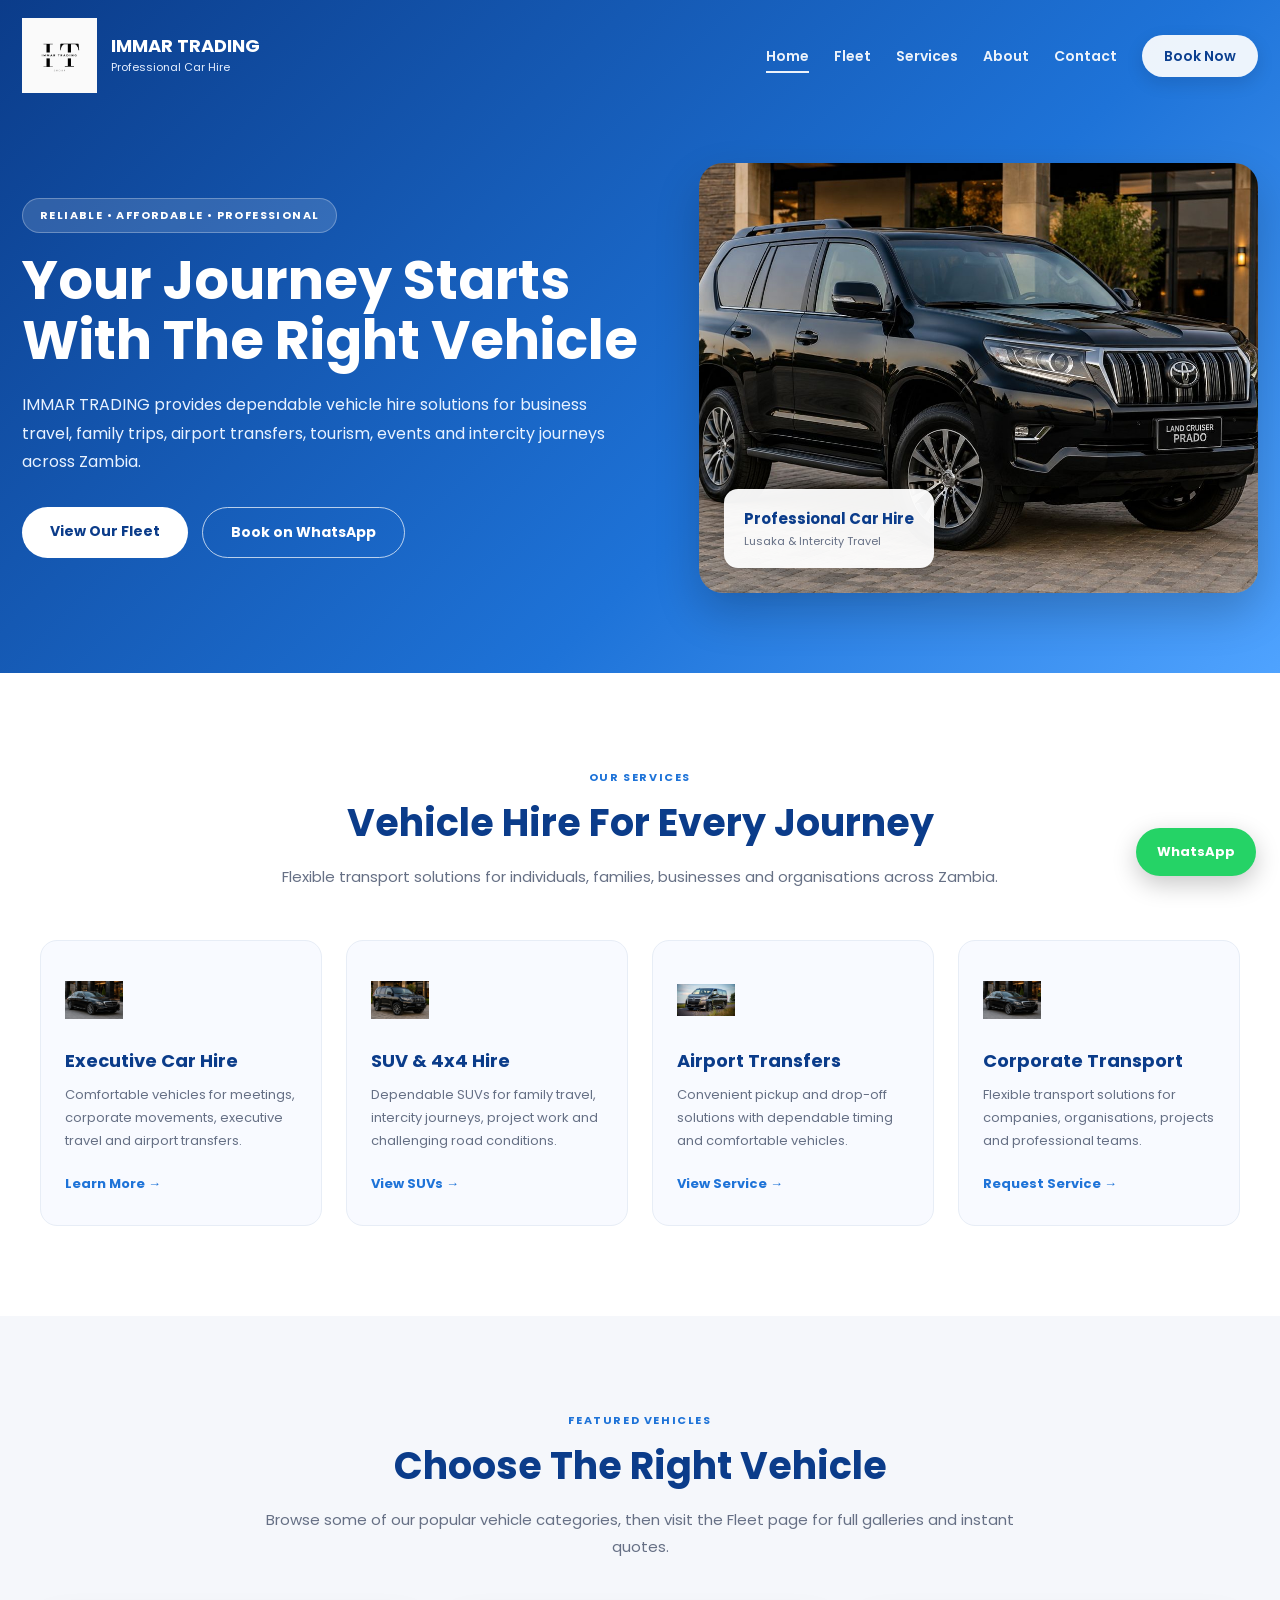
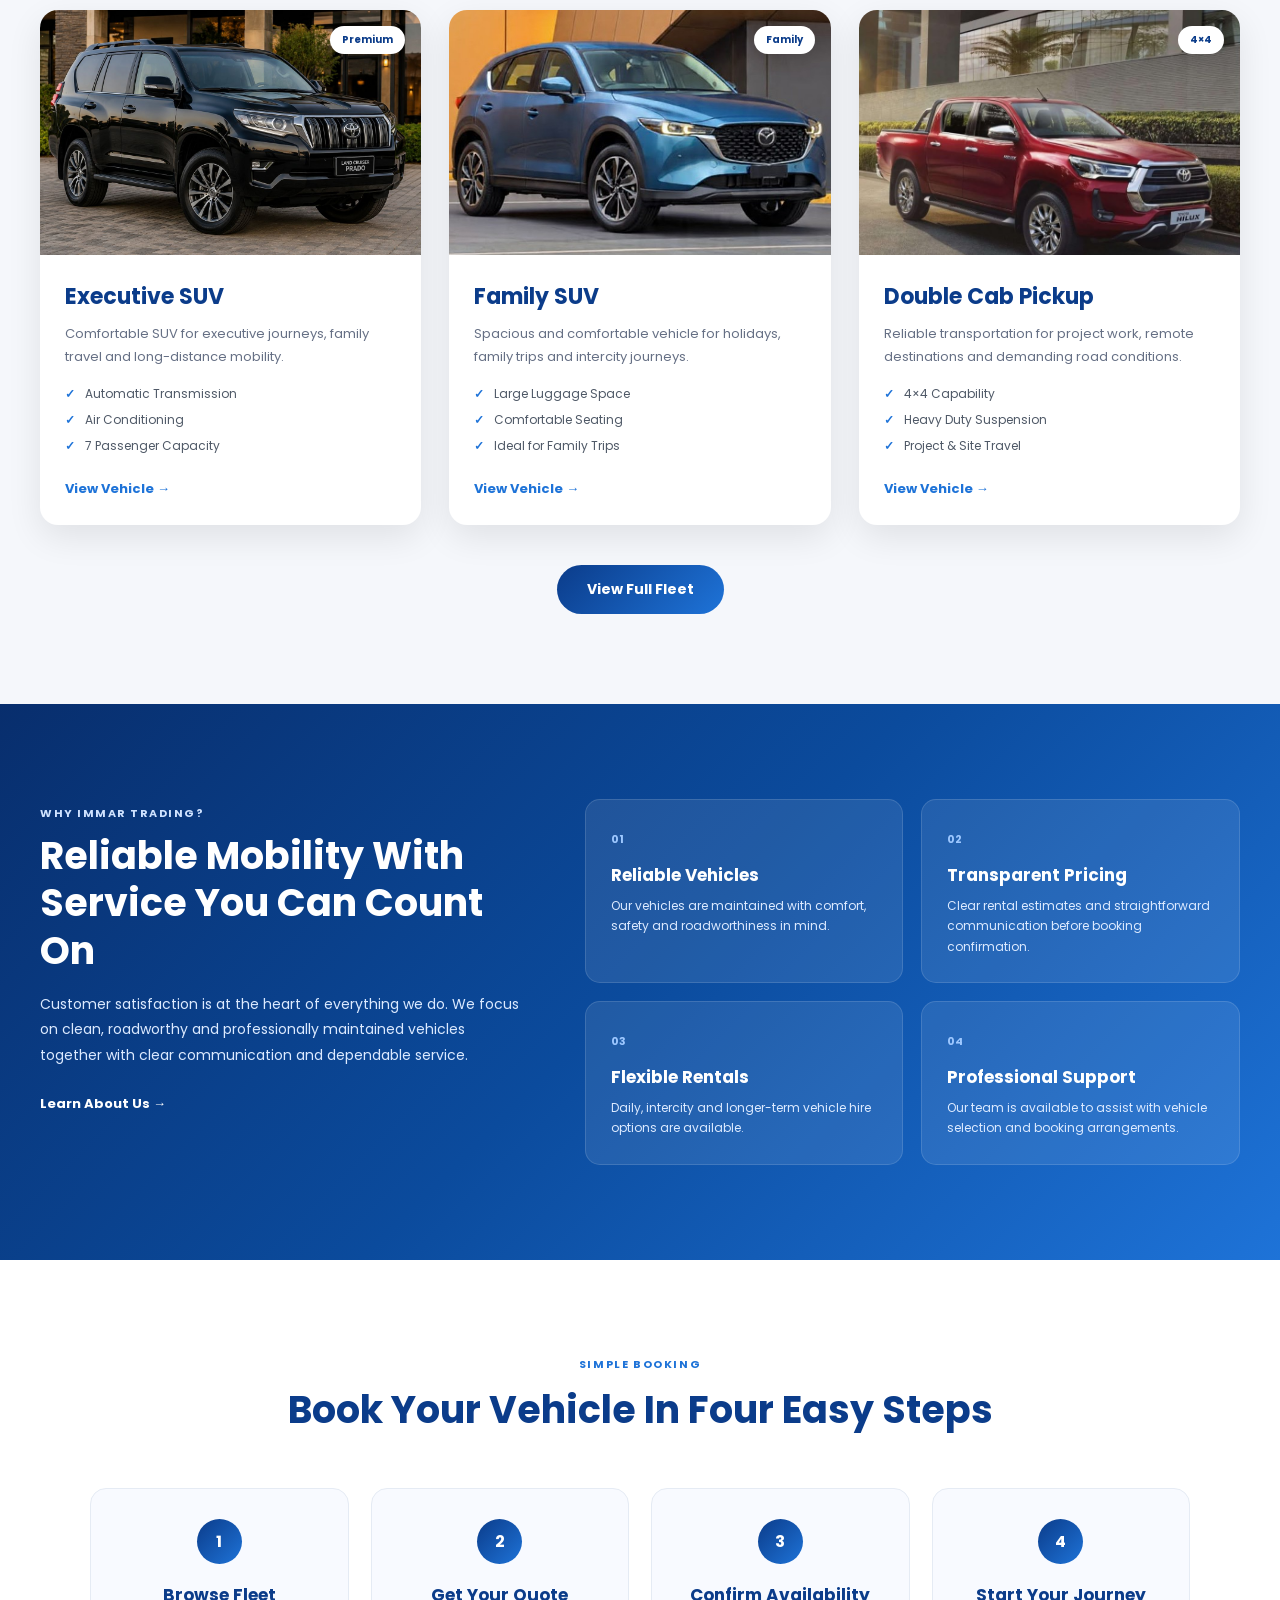
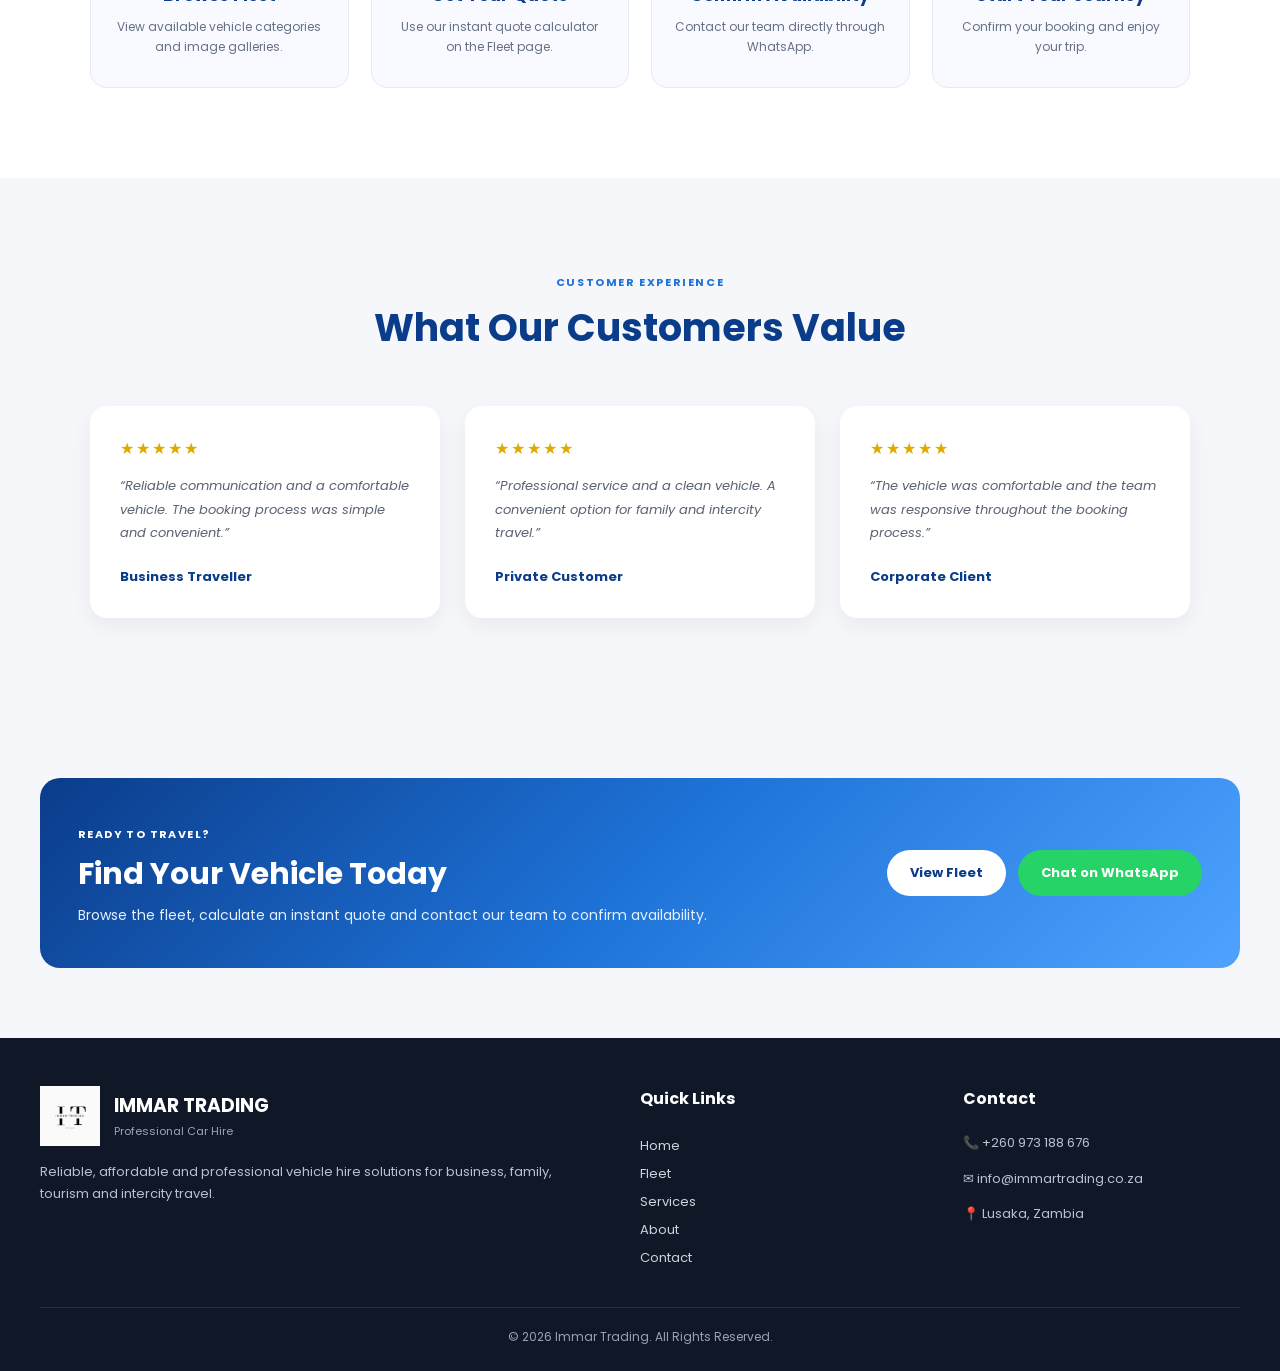
<file: index.html>
<!DOCTYPE html>
<html lang="en">

<head>

<meta charset="UTF-8">

<meta
name="viewport"
content="width=device-width, initial-scale=1.0, maximum-scale=5.0">

<title>Immar Trading | Professional Car Hire Zambia</title>

<meta
name="description"
content="IMMAR TRADING provides reliable, affordable and professional car hire services in Zambia for business travel, airport transfers, family trips, tourism and intercity travel.">

<link rel="stylesheet" href="style.css">

<link rel="preconnect" href="https://fonts.googleapis.com">

<link rel="preconnect" href="https://fonts.gstatic.com" crossorigin>

<link
href="https://fonts.googleapis.com/css2?family=Poppins:wght@400;500;600;700&display=swap"
rel="stylesheet">

</head>


<body>


<!-- =====================================================
     HEADER
===================================================== -->

<header class="home-page-header">


<nav class="home-navbar">


<!-- BRAND -->

<div class="home-brand">

<a href="index.html">

<img
src="logo.jpeg"
alt="IMMAR TRADING Logo">

<div class="home-brand-text">

<strong>
IMMAR TRADING
</strong>

<span>
Professional Car Hire
</span>

</div>

</a>

</div>


<!-- MOBILE MENU -->

<button
class="menu-toggle"
id="menu-toggle"
type="button"
aria-label="Open navigation menu"
aria-expanded="false"
aria-controls="nav-links">

☰

</button>


<!-- NAVIGATION -->

<ul
class="nav-links"
id="nav-links">


<li>

<a
href="index.html"
class="active">

Home

</a>

</li>


<li>

<a href="fleet.html">

Fleet

</a>

</li>


<li>

<a href="services.html">

Services

</a>

</li>


<li>

<a href="about.html">

About

</a>

</li>


<li>

<a href="contact.html">

Contact

</a>

</li>


<li>

<a
class="nav-book"
href="https://wa.me/260973188676?text=Hello%20IMMAR%20TRADING%2C%20I%20would%20like%20to%20book%20a%20vehicle."
target="_blank"
rel="noopener">

Book Now

</a>

</li>


</ul>


</nav>



<!-- =====================================================
     HERO
===================================================== -->

<div class="home-hero">


<div class="home-hero-content">


<span class="home-hero-tag">

RELIABLE • AFFORDABLE • PROFESSIONAL

</span>


<h1>

Your Journey Starts With The Right Vehicle

</h1>


<p>

IMMAR TRADING provides dependable vehicle hire solutions
for business travel, family trips, airport transfers,
tourism, events and intercity journeys across Zambia.

</p>


<div class="home-hero-buttons">


<a
href="fleet.html"
class="home-primary-btn">

View Our Fleet

</a>


<a
href="https://wa.me/260973188676?text=Hello%20IMMAR%20TRADING%2C%20I%20would%20like%20to%20enquire%20about%20vehicle%20hire."
target="_blank"
rel="noopener"
class="home-secondary-btn">

Book on WhatsApp

</a>


</div>


</div>



<!-- HERO IMAGE -->

<div class="home-hero-image">


<img
src="suv4x4.jpeg"
alt="IMMAR TRADING Car Hire Vehicle">


<div class="home-image-badge">

<strong>
Professional Car Hire
</strong>

<span>
Lusaka & Intercity Travel
</span>

</div>


</div>


</div>


</header>



<!-- =====================================================
     QUICK SERVICES
===================================================== -->

<section class="home-services">


<div class="section-heading">


<span class="section-label">

OUR SERVICES

</span>


<h2>

Vehicle Hire For Every Journey

</h2>


<p>

Flexible transport solutions for individuals,
families, businesses and organisations across Zambia.

</p>


</div>



<div class="home-services-grid">



<div class="home-service-card">


<img
src="exec.jpeg"
alt="Executive Car Hire"
class="home-service-icon">


<h3>

Executive Car Hire

</h3>


<p>

Comfortable vehicles for meetings, corporate movements,
executive travel and airport transfers.

</p>


<a href="services.html">

Learn More →

</a>


</div>



<div class="home-service-card">


<img
src="suv4x4.jpeg"
alt="SUV Hire"
class="home-service-icon">


<h3>

SUV & 4x4 Hire

</h3>


<p>

Dependable SUVs for family travel, intercity journeys,
project work and challenging road conditions.

</p>


<a href="fleet.html">

View SUVs →

</a>


</div>



<div class="home-service-card">


<img
src="busmain.jpeg"
alt="Airport Transfer"
class="home-service-icon">


<h3>

Airport Transfers

</h3>


<p>

Convenient pickup and drop-off solutions with dependable
timing and comfortable vehicles.

</p>


<a href="services.html">

View Service →

</a>


</div>



<div class="home-service-card">


<img
src="exec.jpeg"
alt="Corporate Transport"
class="home-service-icon">


<h3>

Corporate Transport

</h3>


<p>

Flexible transport solutions for companies,
organisations, projects and professional teams.

</p>


<a href="services.html">

Request Service →

</a>


</div>


</div>


</section>



<!-- =====================================================
     FEATURED FLEET
===================================================== -->

<section class="featured-fleet">


<div class="section-heading">


<span class="section-label">

FEATURED VEHICLES

</span>


<h2>

Choose The Right Vehicle

</h2>


<p>

Browse some of our popular vehicle categories,
then visit the Fleet page for full galleries and instant quotes.

</p>


</div>



<div class="featured-grid">



<!-- EXECUTIVE SUV -->

<article class="featured-card">


<div class="featured-image">

<img
src="suv4x4.jpeg"
alt="Executive SUV">

<span>
Premium
</span>

</div>


<div class="featured-content">


<h3>
Executive SUV
</h3>


<p>

Comfortable SUV for executive journeys,
family travel and long-distance mobility.

</p>


<ul>

<li>
Automatic Transmission
</li>

<li>
Air Conditioning
</li>

<li>
7 Passenger Capacity
</li>

</ul>


<a href="fleet.html">

View Vehicle →

</a>


</div>


</article>



<!-- FAMILY SUV -->

<article class="featured-card">


<div class="featured-image">

<img
src="familysuv.jpeg"
alt="Family SUV">

<span>
Family
</span>

</div>


<div class="featured-content">


<h3>
Family SUV
</h3>


<p>

Spacious and comfortable vehicle for holidays,
family trips and intercity journeys.

</p>


<ul>

<li>
Large Luggage Space
</li>

<li>
Comfortable Seating
</li>

<li>
Ideal for Family Trips
</li>

</ul>


<a href="fleet.html">

View Vehicle →

</a>


</div>


</article>



<!-- DOUBLE CAB -->

<article class="featured-card">


<div class="featured-image">

<img
src="doublecabpickup.jpeg"
alt="Double Cab Pickup">

<span>
4×4
</span>

</div>


<div class="featured-content">


<h3>
Double Cab Pickup
</h3>


<p>

Reliable transportation for project work,
remote destinations and demanding road conditions.

</p>


<ul>

<li>
4×4 Capability
</li>

<li>
Heavy Duty Suspension
</li>

<li>
Project & Site Travel
</li>

</ul>


<a href="fleet.html">

View Vehicle →

</a>


</div>


</article>


</div>



<div class="featured-action">


<a href="fleet.html">

View Full Fleet

</a>


</div>


</section>



<!-- =====================================================
     WHY CHOOSE US
===================================================== -->

<section class="home-why">


<div class="home-why-container">


<div class="home-why-copy">


<span class="light-section-label">

WHY IMMAR TRADING?

</span>


<h2>

Reliable Mobility With Service You Can Count On

</h2>


<p>

Customer satisfaction is at the heart of everything we do.
We focus on clean, roadworthy and professionally maintained
vehicles together with clear communication and dependable service.

</p>


<a href="about.html">

Learn About Us →

</a>


</div>



<div class="home-why-grid">



<div class="home-why-card">


<strong>
01
</strong>


<h3>

Reliable Vehicles

</h3>


<p>

Our vehicles are maintained with comfort,
safety and roadworthiness in mind.

</p>


</div>



<div class="home-why-card">


<strong>
02
</strong>


<h3>

Transparent Pricing

</h3>


<p>

Clear rental estimates and straightforward
communication before booking confirmation.

</p>


</div>



<div class="home-why-card">


<strong>
03
</strong>


<h3>

Flexible Rentals

</h3>


<p>

Daily, intercity and longer-term vehicle
hire options are available.

</p>


</div>



<div class="home-why-card">


<strong>
04
</strong>


<h3>

Professional Support

</h3>


<p>

Our team is available to assist with
vehicle selection and booking arrangements.

</p>


</div>


</div>


</div>


</section>



<!-- =====================================================
     HOW IT WORKS
===================================================== -->

<section class="home-process">


<div class="section-heading">


<span class="section-label">

SIMPLE BOOKING

</span>


<h2>

Book Your Vehicle In Four Easy Steps

</h2>


</div>



<div class="home-process-grid">



<div class="process-step">


<span>
1
</span>


<h3>

Browse Fleet

</h3>


<p>

View available vehicle categories and image galleries.

</p>


</div>



<div class="process-step">


<span>
2
</span>


<h3>

Get Your Quote

</h3>


<p>

Use our instant quote calculator on the Fleet page.

</p>


</div>



<div class="process-step">


<span>
3
</span>


<h3>

Confirm Availability

</h3>


<p>

Contact our team directly through WhatsApp.

</p>


</div>



<div class="process-step">


<span>
4
</span>


<h3>

Start Your Journey

</h3>


<p>

Confirm your booking and enjoy your trip.

</p>


</div>


</div>


</section>



<!-- =====================================================
     TESTIMONIALS
===================================================== -->

<section class="home-testimonials">


<div class="section-heading">


<span class="section-label">

CUSTOMER EXPERIENCE

</span>


<h2>

What Our Customers Value

</h2>


</div>



<div class="testimonial-grid">



<div class="testimonial-card">


<div class="testimonial-stars">

★★★★★

</div>


<p>

“Reliable communication and a comfortable vehicle.
The booking process was simple and convenient.”

</p>


<strong>

Business Traveller

</strong>


</div>



<div class="testimonial-card">


<div class="testimonial-stars">

★★★★★

</div>


<p>

“Professional service and a clean vehicle.
A convenient option for family and intercity travel.”

</p>


<strong>

Private Customer

</strong>


</div>



<div class="testimonial-card">


<div class="testimonial-stars">

★★★★★

</div>


<p>

“The vehicle was comfortable and the team was responsive
throughout the booking process.”

</p>


<strong>

Corporate Client

</strong>


</div>


</div>


</section>



<!-- =====================================================
     CTA
===================================================== -->

<section class="home-cta">


<div class="home-cta-content">


<div>


<span>

READY TO TRAVEL?

</span>


<h2>

Find Your Vehicle Today

</h2>


<p>

Browse the fleet, calculate an instant quote
and contact our team to confirm availability.

</p>


</div>



<div class="home-cta-buttons">


<a
href="fleet.html"
class="home-cta-primary">

View Fleet

</a>


<a
href="https://wa.me/260973188676?text=Hello%20IMMAR%20TRADING%2C%20I%20would%20like%20to%20book%20a%20vehicle."
target="_blank"
rel="noopener"
class="home-cta-secondary">

Chat on WhatsApp

</a>


</div>


</div>


</section>



<!-- =====================================================
     FOOTER
===================================================== -->

<footer>


<div class="footer-content">



<div>


<div class="footer-brand-home">


<img
src="logo.jpeg"
alt="IMMAR TRADING Logo">


<div>


<h3>

IMMAR TRADING

</h3>


<span>

Professional Car Hire

</span>


</div>


</div>


<p>

Reliable, affordable and professional vehicle hire
solutions for business, family, tourism and intercity travel.

</p>


</div>



<div>


<h4>

Quick Links

</h4>


<a href="index.html">
Home
</a>

<br>


<a href="fleet.html">
Fleet
</a>

<br>


<a href="services.html">
Services
</a>

<br>


<a href="about.html">
About
</a>

<br>


<a href="contact.html">
Contact
</a>


</div>



<div>


<h4>

Contact

</h4>


<p>

📞 +260 973 188 676

</p>


<p>

✉ info@immartrading.co.za

</p>


<p>

📍 Lusaka, Zambia

</p>


</div>


</div>



<div class="copyright">

© 2026 IMMAR TRADING Car Hire. All Rights Reserved.

</div>


</footer>



<!-- =====================================================
     FLOATING WHATSAPP
===================================================== -->

<a
href="https://wa.me/260973188676?text=Hello%20IMMAR%20TRADING%2C%20I%20would%20like%20to%20make%20a%20vehicle%20hire%20enquiry."
class="whatsapp"
target="_blank"
rel="noopener">

WhatsApp

</a>



<!-- =====================================================
     JAVASCRIPT
===================================================== -->

<script src="script.js"></script>


</body>

</html>
</file>
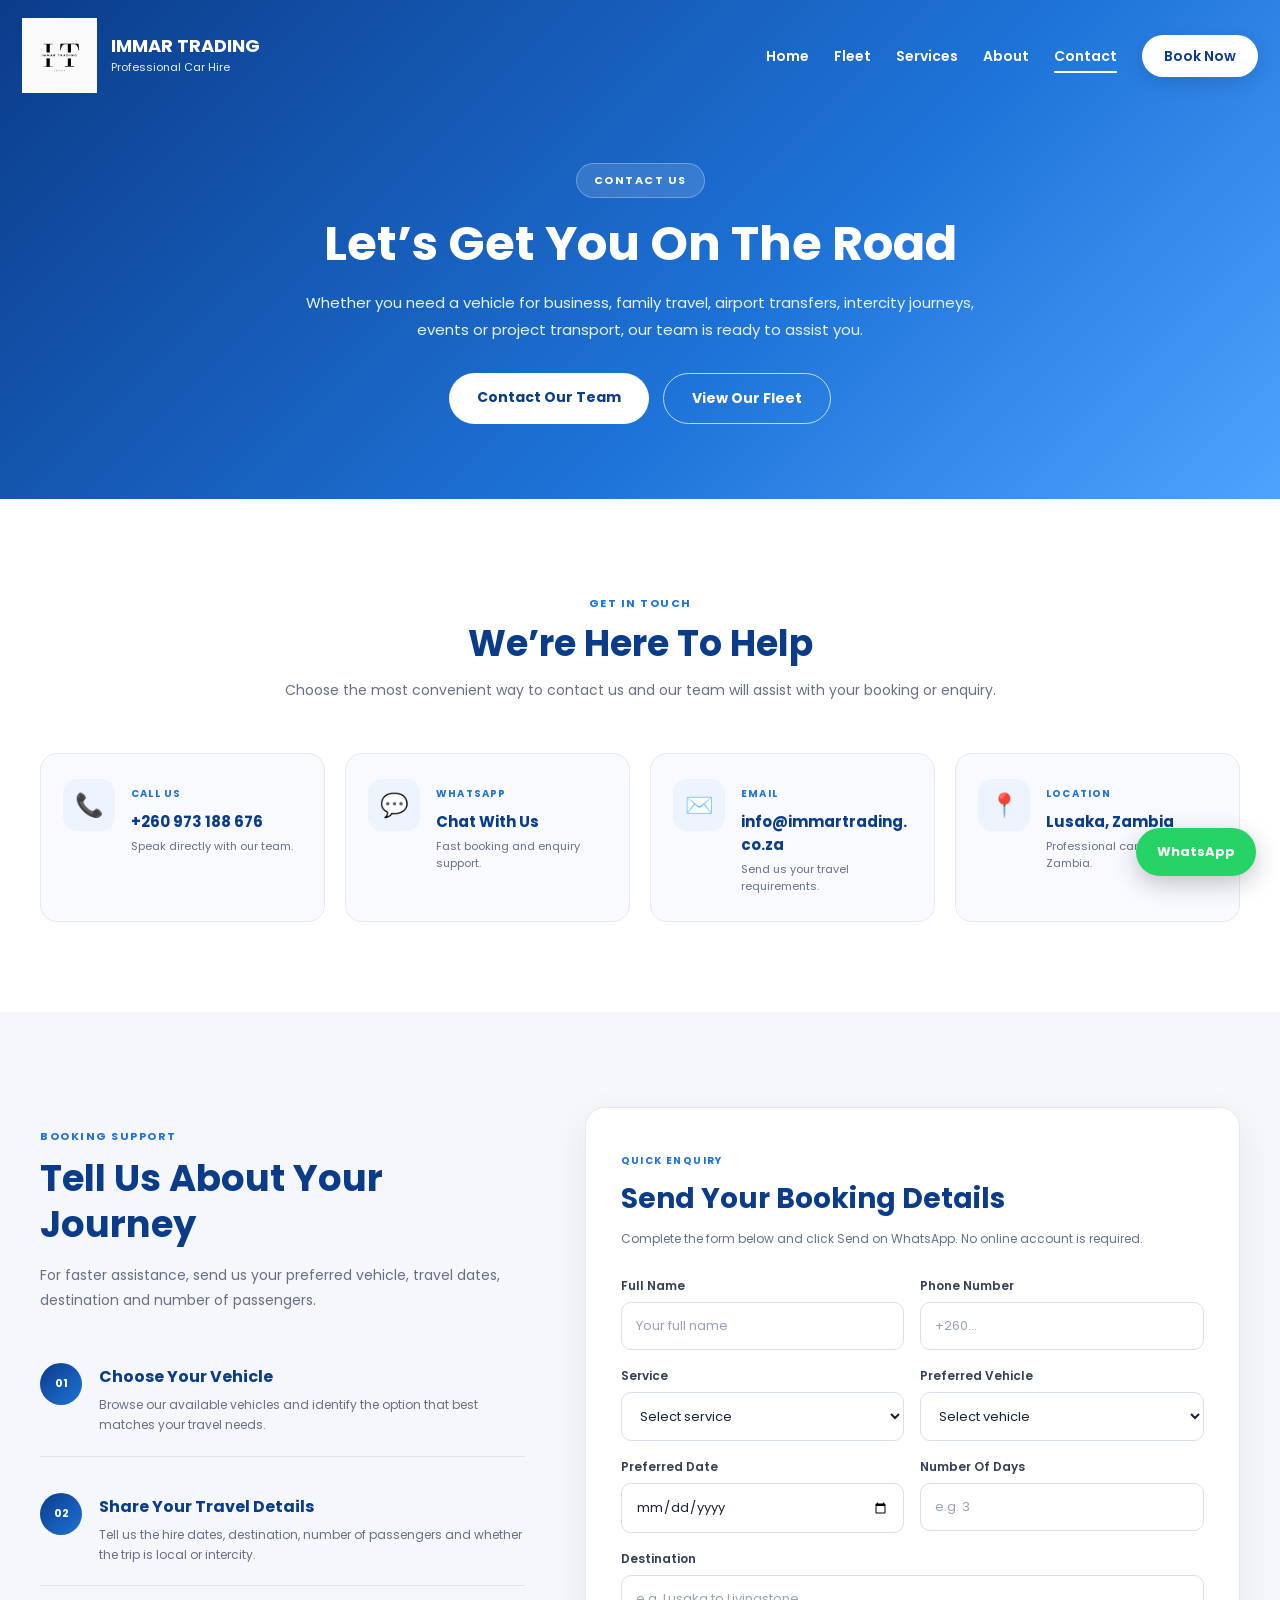
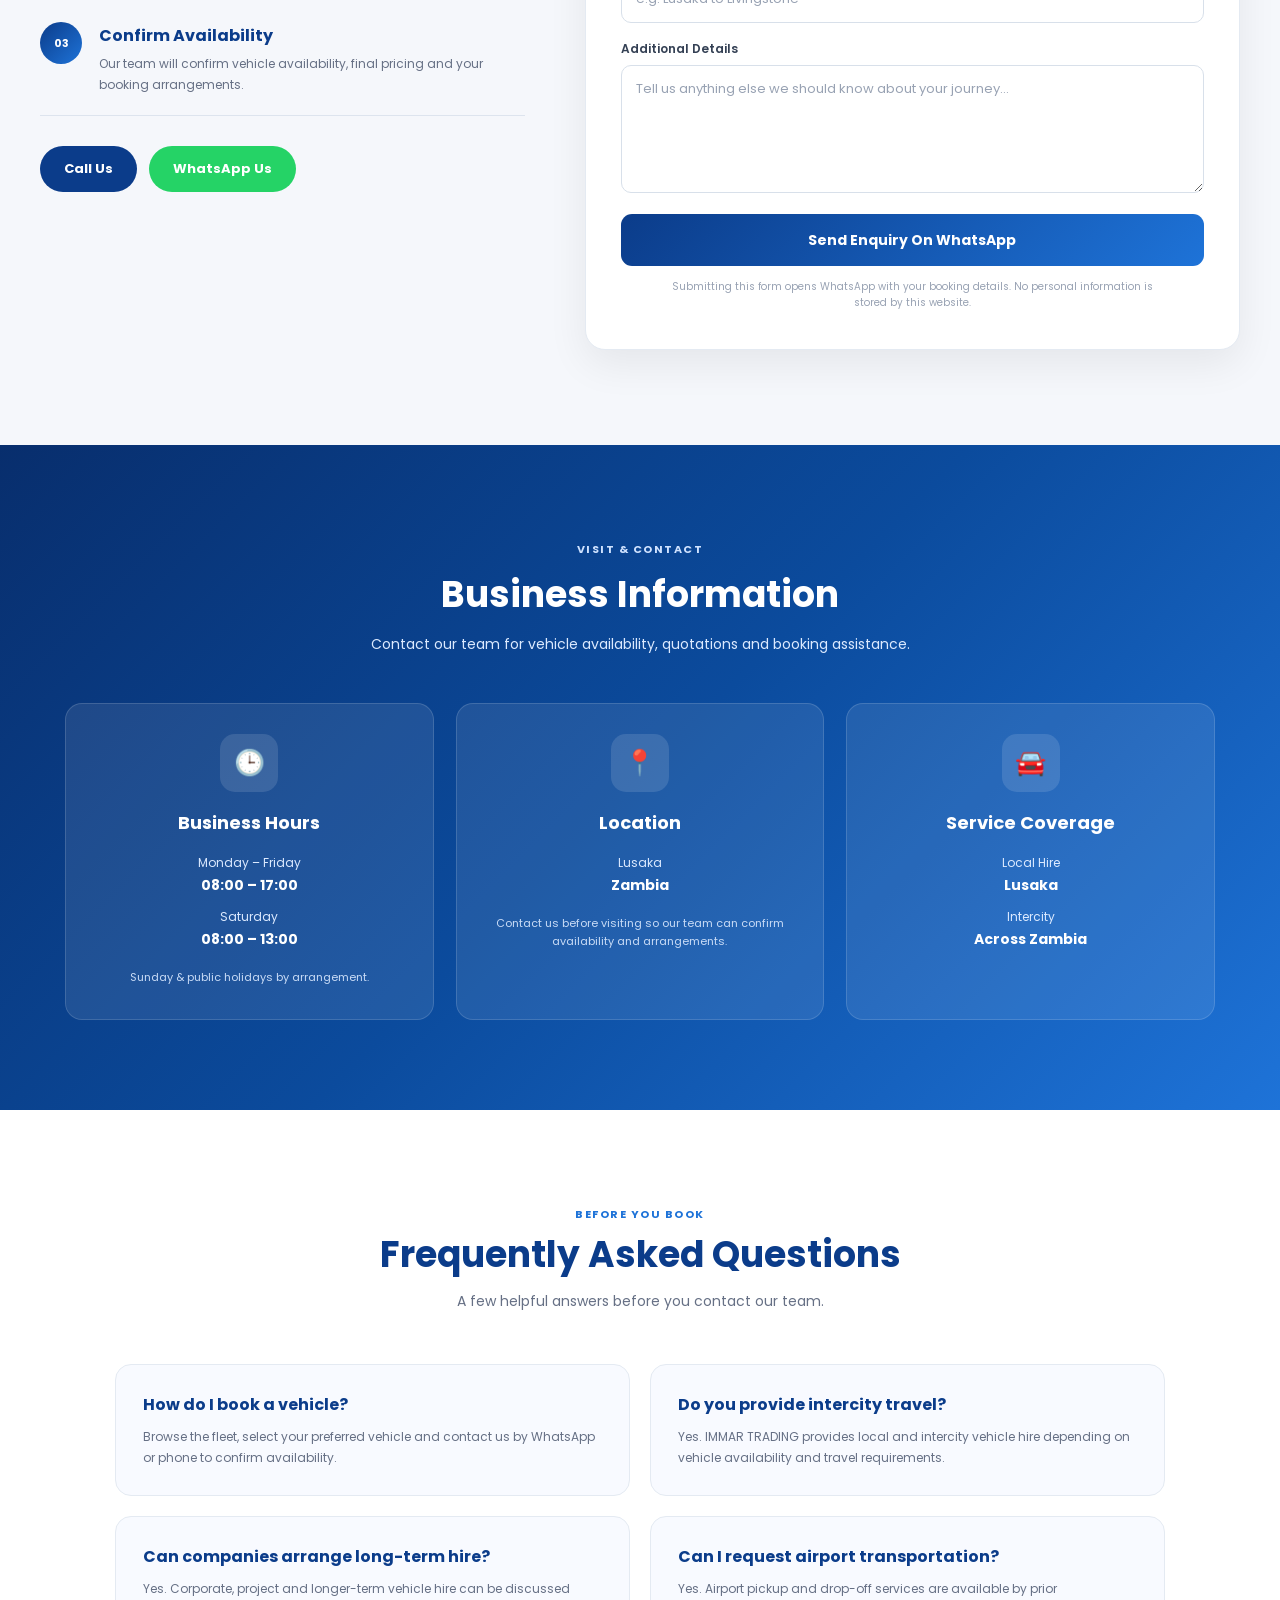
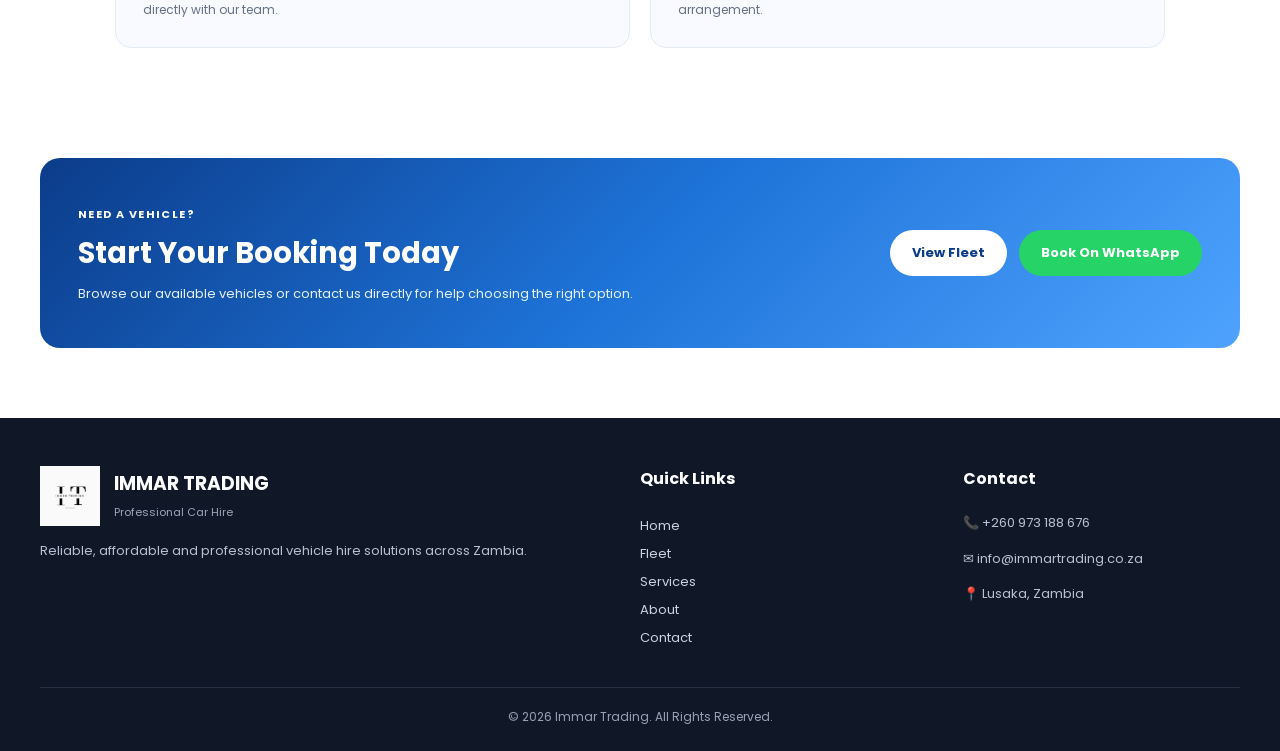
<file: contact.html>
<!DOCTYPE html>
<html lang="en">

<head>

<meta charset="UTF-8">

<meta
name="viewport"
content="width=device-width, initial-scale=1.0"
>

<title>Contact Us | IMMAR TRADING Car Hire Zambia</title>

<meta
name="description"
content="Contact IMMAR TRADING Car Hire in Lusaka, Zambia for vehicle hire enquiries, bookings, airport transfers, corporate transport and intercity travel."
>

<link rel="stylesheet" href="style.css">
<link rel="stylesheet" href="contact.css">

<link rel="preconnect" href="https://fonts.googleapis.com">

<link
rel="preconnect"
href="https://fonts.gstatic.com"
crossorigin
>

<link
href="https://fonts.googleapis.com/css2?family=Poppins:wght@400;500;600;700&display=swap"
rel="stylesheet"
>

</head>


<body>


<!-- =====================================================
     HEADER
===================================================== -->

<header class="contact-header">


<nav class="contact-navbar">


<div class="contact-brand">

<a href="index.html">

<img
src="logo.jpeg"
alt="IMMAR TRADING Logo"
>

<div class="contact-brand-text">

<strong>
IMMAR TRADING
</strong>

<span>
Professional Car Hire
</span>

</div>

</a>

</div>



<button
class="menu-toggle"
id="menu-toggle"
type="button"
aria-label="Open navigation menu"
aria-expanded="false"
aria-controls="nav-links"
>
☰
</button>



<ul
class="nav-links"
id="nav-links"
>


<li>
<a href="index.html">
Home
</a>
</li>


<li>
<a href="fleet.html">
Fleet
</a>
</li>


<li>
<a href="services.html">
Services
</a>
</li>


<li>
<a href="about.html">
About
</a>
</li>


<li>
<a
href="contact.html"
class="active"
>
Contact
</a>
</li>


<li>

<a
href="https://wa.me/260973188676?text=Hello%20IMMAR%20TRADING%2C%20I%20would%20like%20to%20book%20a%20vehicle."
class="nav-book"
target="_blank"
rel="noopener"
>
Book Now
</a>

</li>


</ul>


</nav>



<!-- =====================================================
     HERO
===================================================== -->

<div class="contact-hero">


<span class="contact-hero-label">
CONTACT US
</span>


<h1>
Let’s Get You On The Road
</h1>


<p>

Whether you need a vehicle for business, family travel,
airport transfers, intercity journeys, events or project
transport, our team is ready to assist you.

</p>


<div class="contact-hero-buttons">


<a
href="#contact-details"
class="contact-primary-btn"
>
Contact Our Team
</a>


<a
href="fleet.html"
class="contact-secondary-btn"
>
View Our Fleet
</a>


</div>


</div>


</header>



<!-- =====================================================
     QUICK CONTACT CARDS
===================================================== -->

<section
class="contact-quick"
id="contact-details"
>


<div class="section-heading">


<span class="section-label">
GET IN TOUCH
</span>


<h2>
We’re Here To Help
</h2>


<p>

Choose the most convenient way to contact us and
our team will assist with your booking or enquiry.

</p>


</div>



<div class="quick-contact-grid">


<a
href="tel:+260973188676"
class="quick-contact-card"
>


<div class="quick-contact-icon">
📞
</div>


<div>

<span>
CALL US
</span>

<h3>
+260 973 188 676
</h3>

<p>
Speak directly with our team.
</p>

</div>


</a>



<a
href="https://wa.me/260973188676?text=Hello%20IMMAR%20TRADING%2C%20I%20would%20like%20to%20make%20a%20vehicle%20hire%20enquiry."
target="_blank"
rel="noopener"
class="quick-contact-card"
>


<div class="quick-contact-icon">
💬
</div>


<div>

<span>
WHATSAPP
</span>

<h3>
Chat With Us
</h3>

<p>
Fast booking and enquiry support.
</p>

</div>


</a>



<a
href="mailtoinfo@immartrading.co.za"
class="quick-contact-card"
>


<div class="quick-contact-icon">
✉️
</div>


<div>

<span>
EMAIL
</span>

<h3>
info@immartrading.co.za
</h3>

<p>
Send us your travel requirements.
</p>

</div>


</a>



<div class="quick-contact-card">


<div class="quick-contact-icon">
📍
</div>


<div>

<span>
LOCATION
</span>

<h3>
Lusaka, Zambia
</h3>

<p>
Professional car hire across Zambia.
</p>

</div>


</div>


</div>


</section>



<!-- =====================================================
     CONTACT MAIN
===================================================== -->

<section class="contact-main">


<div class="contact-main-container">


<!-- LEFT COLUMN -->

<div class="contact-information">


<span class="section-label">
BOOKING SUPPORT
</span>


<h2>
Tell Us About Your Journey
</h2>


<p>

For faster assistance, send us your preferred vehicle,
travel dates, destination and number of passengers.

</p>



<div class="contact-info-list">


<div class="contact-info-item">


<div class="contact-info-number">
01
</div>


<div>

<h3>
Choose Your Vehicle
</h3>

<p>

Browse our available vehicles and identify the
option that best matches your travel needs.

</p>

</div>


</div>



<div class="contact-info-item">


<div class="contact-info-number">
02
</div>


<div>

<h3>
Share Your Travel Details
</h3>

<p>

Tell us the hire dates, destination, number of
passengers and whether the trip is local or intercity.

</p>

</div>


</div>



<div class="contact-info-item">


<div class="contact-info-number">
03
</div>


<div>

<h3>
Confirm Availability
</h3>

<p>

Our team will confirm vehicle availability,
final pricing and your booking arrangements.

</p>

</div>


</div>


</div>



<div class="contact-direct-buttons">


<a
href="tel:+260973188676"
class="contact-call-btn"
>
Call Us
</a>


<a
href="https://wa.me/260973188676?text=Hello%20IMMAR%20TRADING%2C%20I%20would%20like%20to%20make%20a%20booking."
target="_blank"
rel="noopener"
class="contact-whatsapp-btn"
>
WhatsApp Us
</a>


</div>


</div>



<!-- RIGHT COLUMN / FORM -->

<div class="contact-form-card">


<div class="contact-form-heading">


<span>
QUICK ENQUIRY
</span>


<h2>
Send Your Booking Details
</h2>


<p>

Complete the form below and click Send on WhatsApp.
No online account is required.

</p>


</div>



<form
id="contactForm"
class="contact-form"
>


<div class="form-row">


<div class="form-group">

<label for="contactName">
Full Name
</label>

<input
type="text"
id="contactName"
name="name"
placeholder="Your full name"
required
>

</div>



<div class="form-group">

<label for="contactPhone">
Phone Number
</label>

<input
type="tel"
id="contactPhone"
name="phone"
placeholder="+260..."
required
>

</div>


</div>



<div class="form-row">


<div class="form-group">

<label for="contactService">
Service
</label>

<select
id="contactService"
name="service"
required
>

<option value="">
Select service
</option>

<option value="Vehicle Hire">
Vehicle Hire
</option>

<option value="Corporate Transport">
Corporate Transport
</option>

<option value="Airport Transfer">
Airport Transfer
</option>

<option value="Intercity Travel">
Intercity Travel
</option>

<option value="Project Transport">
Project Transport
</option>

<option value="Event Transport">
Event Transport
</option>

<option value="Long-Term Hire">
Long-Term Hire
</option>

<option value="Other Enquiry">
Other Enquiry
</option>

</select>

</div>



<div class="form-group">

<label for="contactVehicle">
Preferred Vehicle
</label>

<select
id="contactVehicle"
name="vehicle"
>

<option value="Not Selected">
Select vehicle
</option>

<option value="Executive SUV">
Executive SUV
</option>

<option value="Executive Sedan">
Executive Sedan
</option>

<option value="Family SUV">
Family SUV
</option>

<option value="Double Cab Pickup">
Double Cab Pickup
</option>

<option value="Passenger Minibus">
Passenger Minibus
</option>

<option value="Budget Friendly">
Budget Friendly
</option>

</select>

</div>


</div>



<div class="form-row">


<div class="form-group">

<label for="contactDate">
Preferred Date
</label>

<input
type="date"
id="contactDate"
name="date"
>

</div>



<div class="form-group">

<label for="contactDays">
Number Of Days
</label>

<input
type="number"
id="contactDays"
name="days"
min="1"
max="365"
step="1"
placeholder="e.g. 3"
inputmode="numeric"
>

</div>


</div>



<div class="form-group">

<label for="contactDestination">
Destination
</label>

<input
type="text"
id="contactDestination"
name="destination"
placeholder="e.g. Lusaka to Livingstone"
>

</div>



<div class="form-group">

<label for="contactMessage">
Additional Details
</label>

<textarea
id="contactMessage"
name="message"
rows="5"
placeholder="Tell us anything else we should know about your journey..."
></textarea>

</div>



<button
type="submit"
class="contact-submit-btn"
>

Send Enquiry On WhatsApp

</button>


<p class="contact-form-note">

Submitting this form opens WhatsApp with your booking
details. No personal information is stored by this website.

</p>


</form>


</div>


</div>


</section>



<!-- =====================================================
     BUSINESS INFORMATION
===================================================== -->

<section class="contact-business">


<div class="contact-business-container">


<div class="business-heading">


<span>
VISIT & CONTACT
</span>


<h2>
Business Information
</h2>


<p>

Contact our team for vehicle availability,
quotations and booking assistance.

</p>


</div>



<div class="business-grid">


<div class="business-card">


<div class="business-icon">
🕒
</div>


<h3>
Business Hours
</h3>


<p>
Monday – Friday
</p>

<strong>
08:00 – 17:00
</strong>


<p>
Saturday
</p>

<strong>
08:00 – 13:00
</strong>


<p class="business-small">
Sunday & public holidays by arrangement.
</p>


</div>



<div class="business-card">


<div class="business-icon">
📍
</div>


<h3>
Location
</h3>


<p>
Lusaka
</p>

<strong>
Zambia
</strong>


<p class="business-small">

Contact us before visiting so our team can
confirm availability and arrangements.

</p>


</div>



<div class="business-card">


<div class="business-icon">
🚘
</div>


<h3>
Service Coverage
</h3>


<p>
Local Hire
</p>

<strong>
Lusaka
</strong>


<p>
Intercity
</p>

<strong>
Across Zambia
</strong>


</div>


</div>


</div>


</section>



<!-- =====================================================
     FAQ
===================================================== -->

<section class="contact-faq">


<div class="section-heading">


<span class="section-label">
BEFORE YOU BOOK
</span>


<h2>
Frequently Asked Questions
</h2>


<p>

A few helpful answers before you contact our team.

</p>


</div>



<div class="faq-grid">


<div class="faq-card">


<h3>
How do I book a vehicle?
</h3>


<p>

Browse the fleet, select your preferred vehicle and
contact us by WhatsApp or phone to confirm availability.

</p>


</div>



<div class="faq-card">


<h3>
Do you provide intercity travel?
</h3>


<p>

Yes. IMMAR TRADING provides local and intercity
vehicle hire depending on vehicle availability
and travel requirements.

</p>


</div>



<div class="faq-card">


<h3>
Can companies arrange long-term hire?
</h3>


<p>

Yes. Corporate, project and longer-term vehicle
hire can be discussed directly with our team.

</p>


</div>



<div class="faq-card">


<h3>
Can I request airport transportation?
</h3>


<p>

Yes. Airport pickup and drop-off services are available
by prior arrangement.

</p>


</div>


</div>


</section>



<!-- =====================================================
     CTA
===================================================== -->

<section class="contact-cta-wrap">


<div class="contact-cta">


<div>


<span>
NEED A VEHICLE?
</span>


<h2>
Start Your Booking Today
</h2>


<p>

Browse our available vehicles or contact us directly
for help choosing the right option.

</p>


</div>



<div class="contact-cta-buttons">


<a
href="fleet.html"
class="contact-cta-primary"
>
View Fleet
</a>


<a
href="https://wa.me/260973188676?text=Hello%20IMMAR%20TRADING%2C%20I%20would%20like%20to%20book%20a%20vehicle."
target="_blank"
rel="noopener"
class="contact-cta-whatsapp"
>
Book On WhatsApp
</a>


</div>


</div>


</section>



<!-- =====================================================
     FOOTER
===================================================== -->

<footer>


<div class="footer-content">


<div>


<div class="footer-brand-contact">


<img
src="logo.jpeg"
alt="IMMAR TRADING Logo"
>


<div>

<h3>
IMMAR TRADING
</h3>

<span>
Professional Car Hire
</span>

</div>


</div>


<p>

Reliable, affordable and professional vehicle hire
solutions across Zambia.

</p>


</div>



<div>


<h4>
Quick Links
</h4>


<a href="index.html">
Home
</a>
<br>

<a href="fleet.html">
Fleet
</a>
<br>

<a href="services.html">
Services
</a>
<br>

<a href="about.html">
About
</a>
<br>

<a href="contact.html">
Contact
</a>


</div>



<div>


<h4>
Contact
</h4>


<p>
📞 +260 973 188 676
</p>

<p>
✉ info@immartrading.co.za
</p>

<p>
📍 Lusaka, Zambia
</p>


</div>


</div>



<div class="copyright">

© 2026 IMMAR TRADING Car Hire. All Rights Reserved.

</div>


</footer>



<!-- =====================================================
     FLOATING WHATSAPP
===================================================== -->

<a
href="https://wa.me/260973188676?text=Hello%20IMMAR%20TRADING%2C%20I%20would%20like%20to%20make%20a%20vehicle%20hire%20enquiry."
class="whatsapp"
target="_blank"
rel="noopener"
>
WhatsApp
</a>



<script src="script.js"></script>
<script src="contact.js"></script>


</body>

</html>
</file>
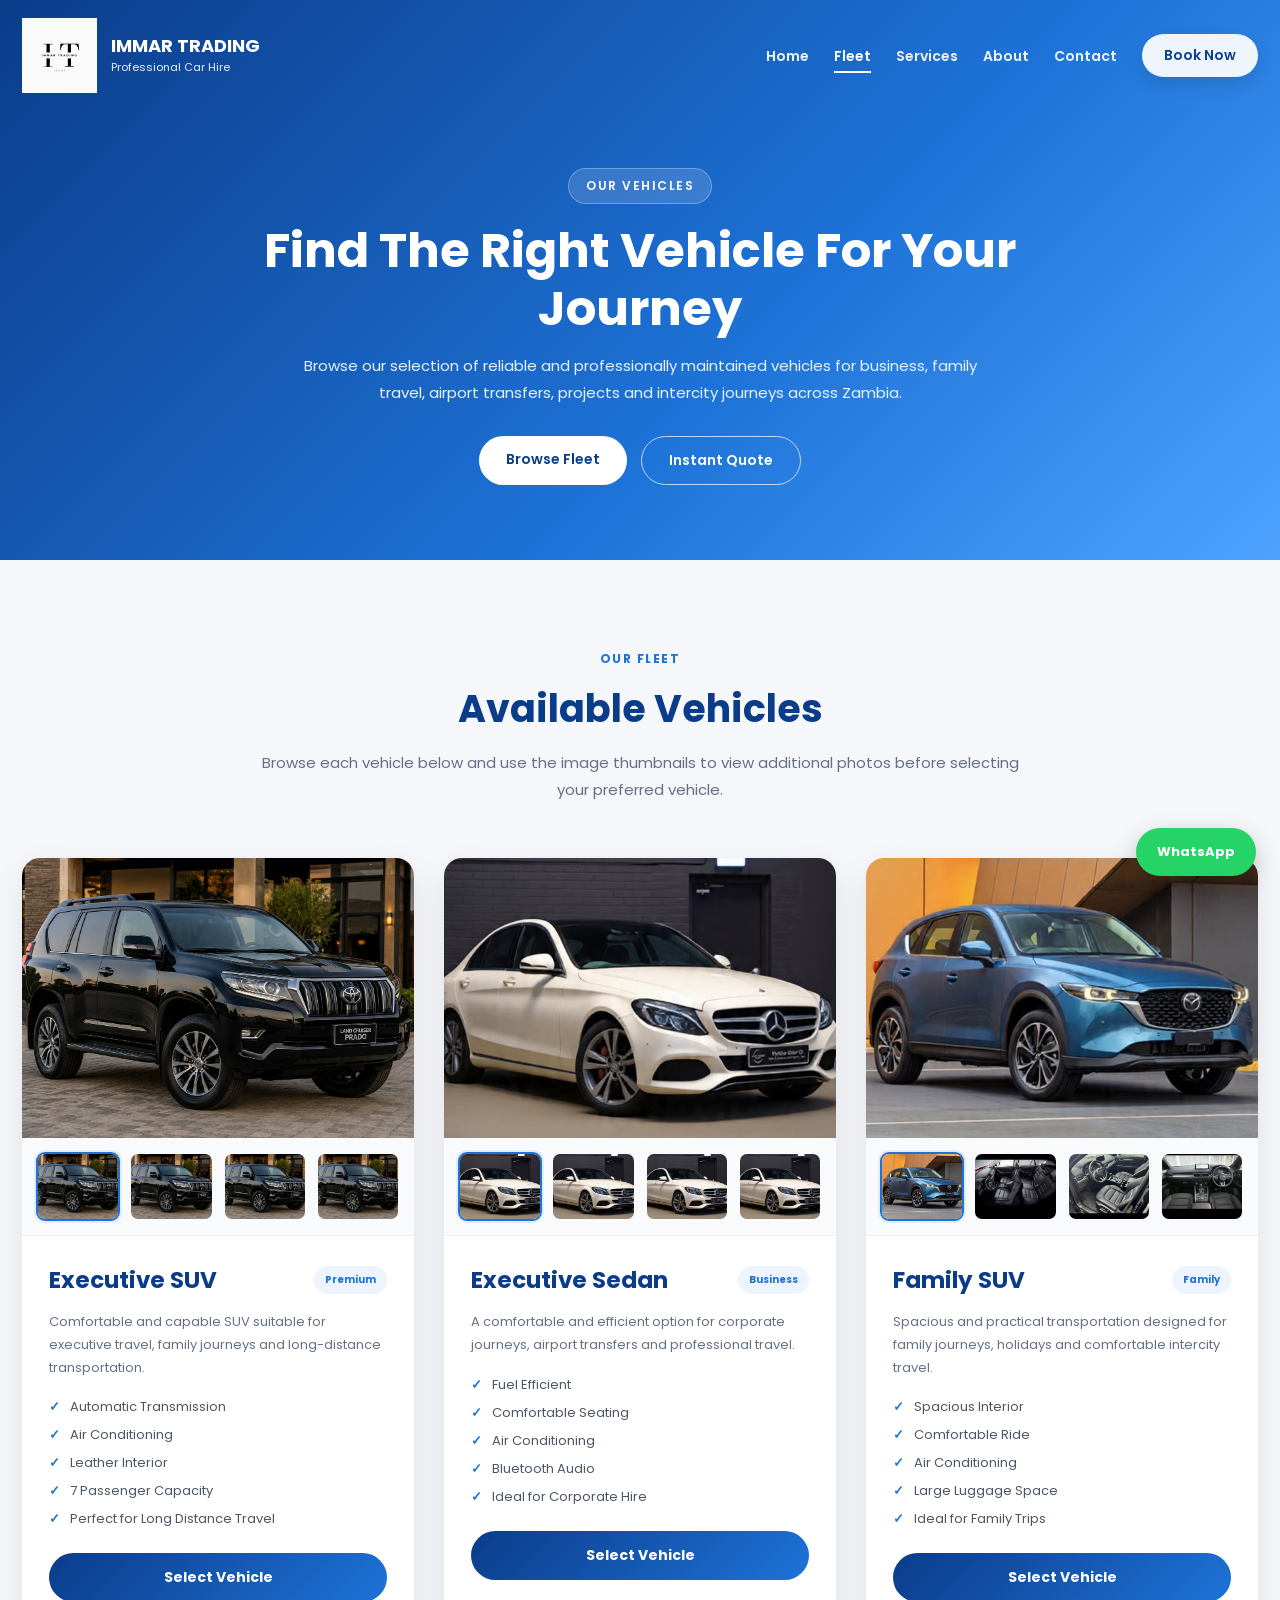
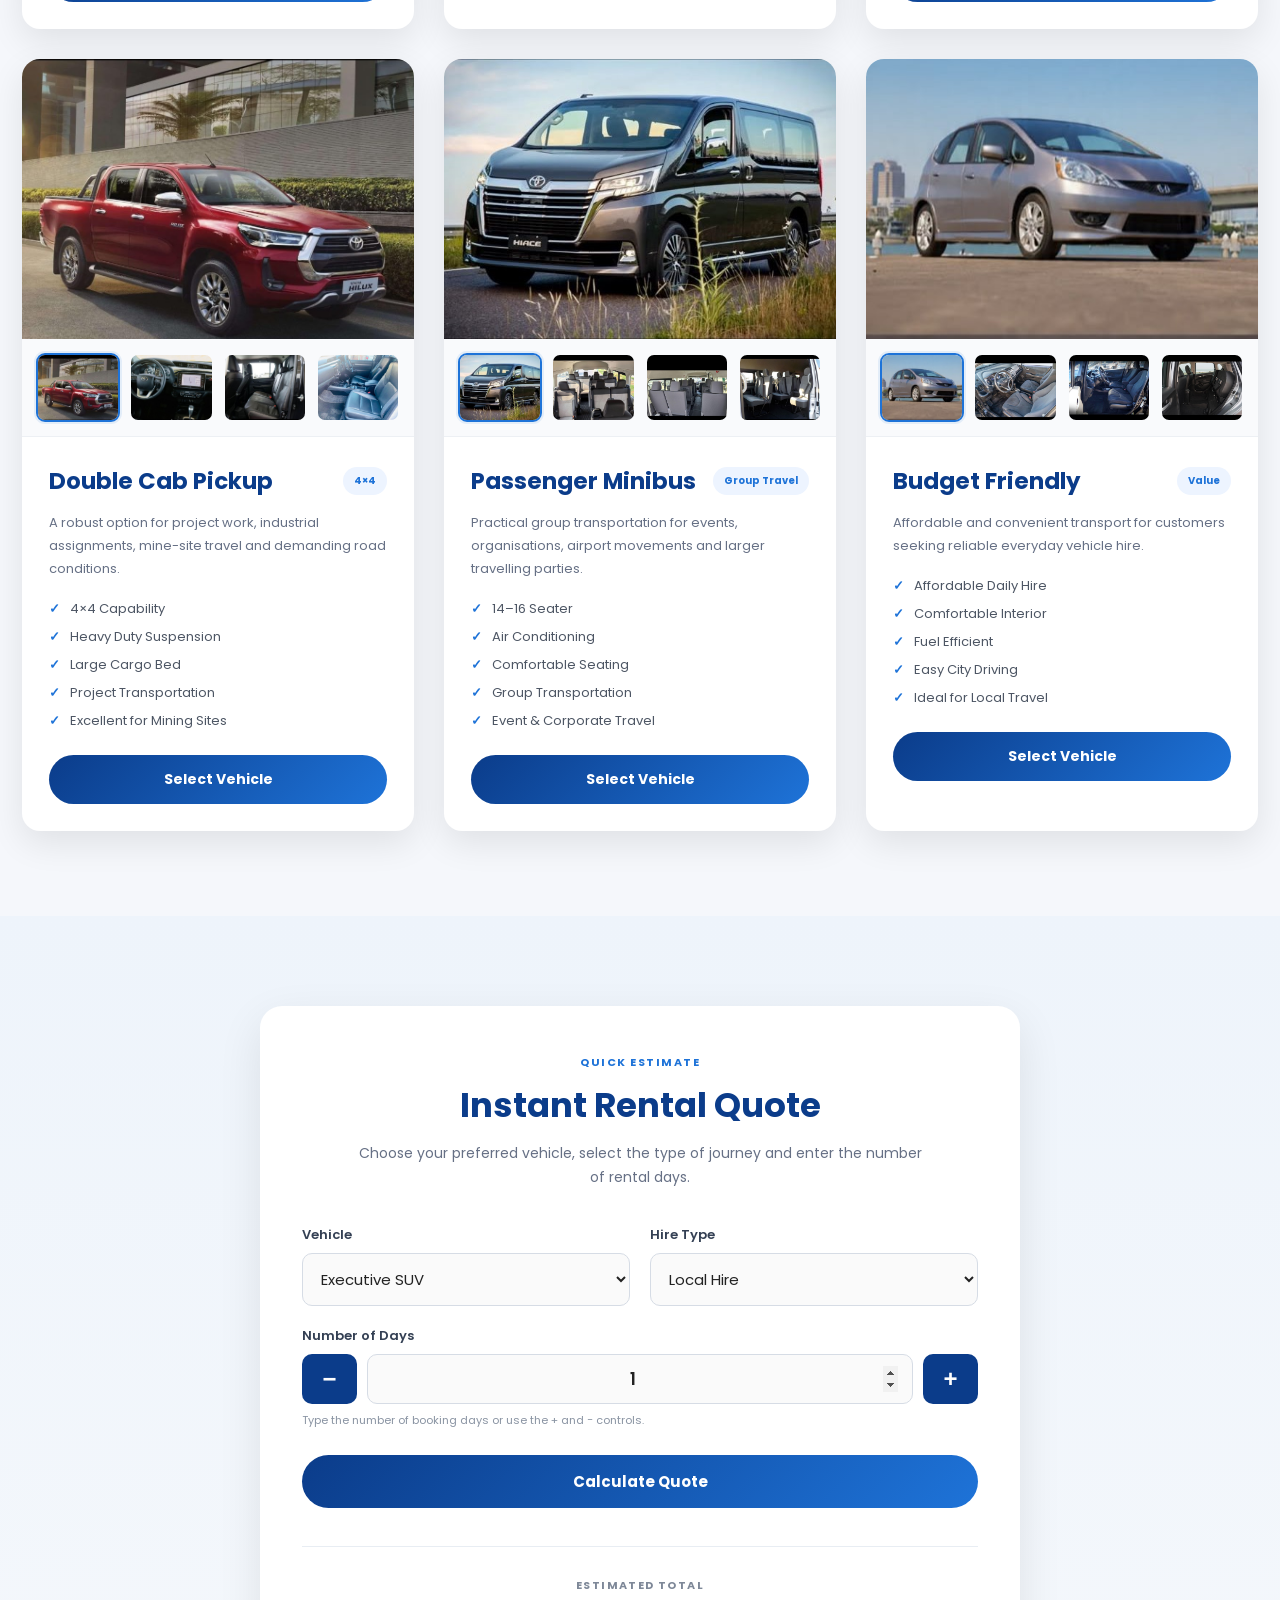
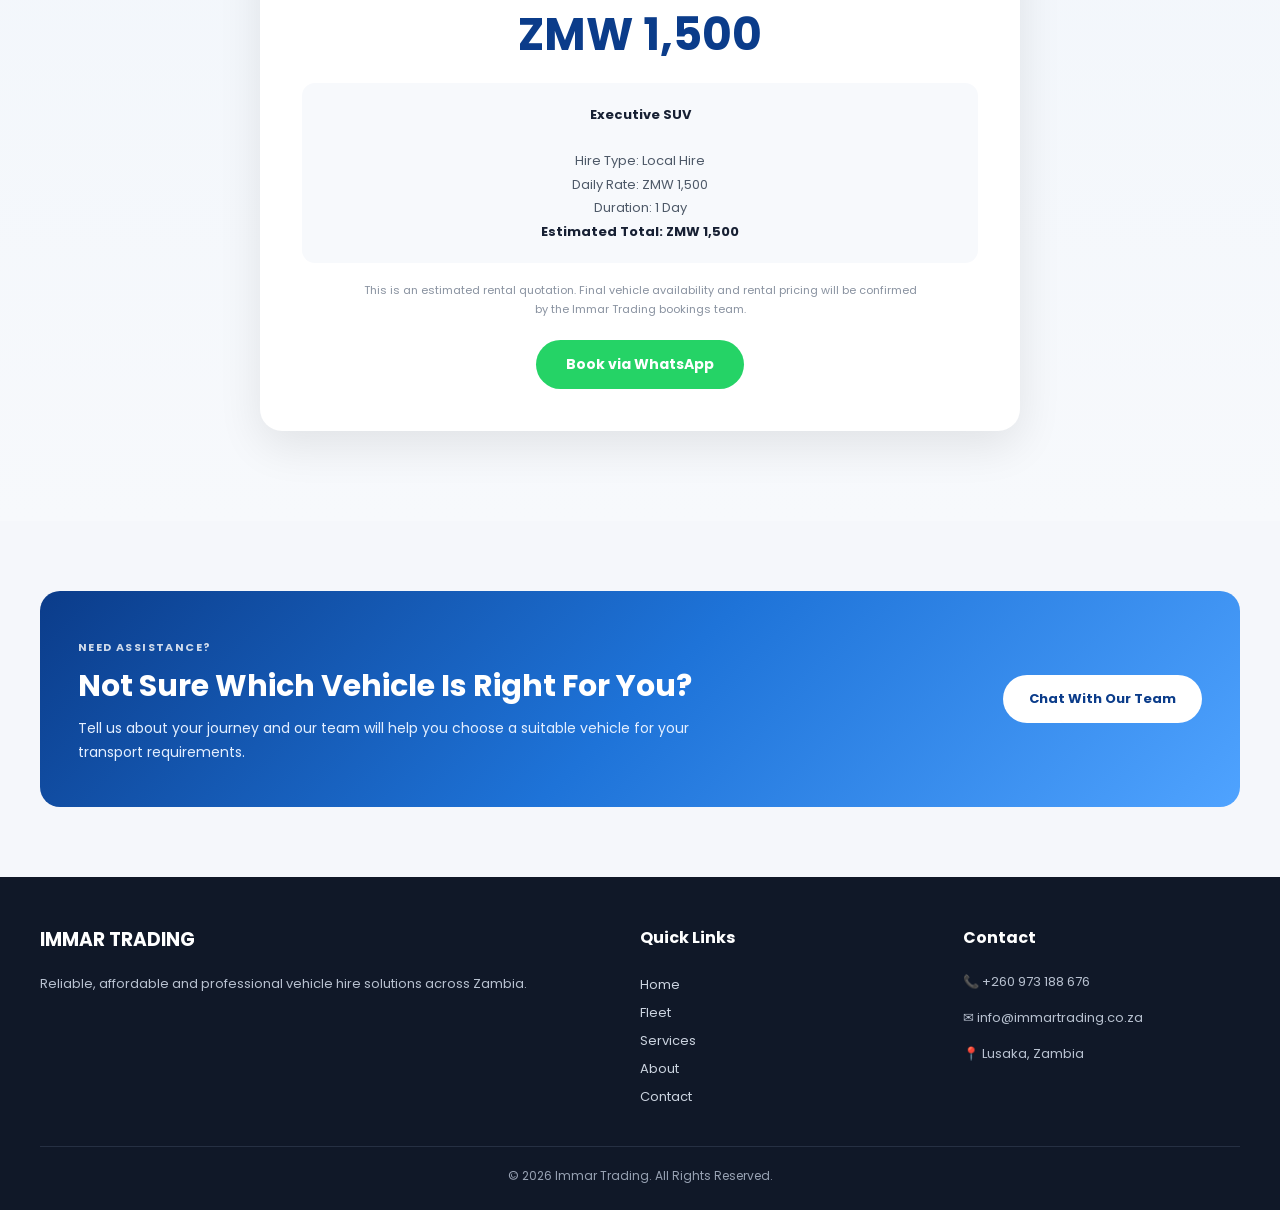
<file: fleet.html>
<!DOCTYPE html>
<html lang="en">

<head>

<meta charset="UTF-8">

<meta
name="viewport"
content="width=device-width, initial-scale=1.0, maximum-scale=5.0">

<title>Our Fleet | Immar Trading Car Hire Zambia</title>

<meta
name="description"
content="Browse the Immar Trading vehicle fleet, view vehicle galleries, calculate an instant rental quote and book directly through WhatsApp.">

<link rel="stylesheet" href="style.css">
<link rel="stylesheet" href="fleet.css">

<link rel="preconnect" href="https://fonts.googleapis.com">
<link rel="preconnect" href="https://fonts.gstatic.com" crossorigin>

<link
href="https://fonts.googleapis.com/css2?family=Poppins:wght@400;500;600;700&display=swap"
rel="stylesheet">

</head>


<body>


<!-- =====================================================
     HEADER
===================================================== -->

<header class="fleet-page-header">


<nav class="fleet-navbar">


<!-- BRAND -->

<div class="fleet-brand">

<a href="index.html">

<img
src="logo.jpeg"
alt="IMMAR TRADING Logo">

<div class="fleet-brand-text">

<strong>
IMMAR TRADING
</strong>

<span>
Professional Car Hire
</span>

</div>

</a>

</div>


<!-- MOBILE MENU -->

<button
class="menu-toggle"
id="menu-toggle"
type="button"
aria-label="Open navigation menu"
aria-expanded="false"
aria-controls="nav-links">

☰

</button>


<!-- NAVIGATION -->

<ul
class="nav-links"
id="nav-links">


<li>
<a href="index.html">
Home
</a>
</li>


<li>
<a
href="fleet.html"
class="active">
Fleet
</a>
</li>


<li>
<a href="services.html">
Services
</a>
</li>


<li>
<a href="about.html">
About
</a>
</li>


<li>
<a href="contact.html">
Contact
</a>
</li>


<li>

<a
class="nav-book"
href="https://wa.me/260973188676?text=Hello%20IMMAR%20TRADING%2C%20I%20would%20like%20to%20book%20a%20vehicle."
target="_blank"
rel="noopener">

Book Now

</a>

</li>


</ul>


</nav>



<!-- =====================================================
     HERO
===================================================== -->

<div class="fleet-hero-clean">


<span class="fleet-hero-tag">

OUR VEHICLES

</span>


<h1>

Find The Right Vehicle For Your Journey

</h1>


<p>

Browse our selection of reliable and professionally maintained
vehicles for business, family travel, airport transfers,
projects and intercity journeys across Zambia.

</p>


<div class="fleet-hero-buttons">


<a
href="#availableFleet"
class="fleet-hero-primary">

Browse Fleet

</a>


<a
href="#instantQuote"
class="fleet-hero-secondary">

Instant Quote

</a>


</div>


</div>


</header>



<!-- =====================================================
     AVAILABLE VEHICLES
===================================================== -->

<section
class="fleet-gallery"
id="availableFleet">


<div class="section-title">


<span class="section-tag">

OUR FLEET

</span>


<h2>

Available Vehicles

</h2>


<p>

Browse each vehicle below and use the image thumbnails to
view additional photos before selecting your preferred vehicle.

</p>


</div>



<div class="fleet-grid">



<!-- =====================================================
     EXECUTIVE SUV
===================================================== -->

<article class="fleet-card">


<div class="vehicle-gallery">


<div class="main-image">

<img
id="pajeroMain"
src="suv4x4.jpeg"
alt="Executive SUV"
class="vehicle-main-image">

</div>


<div class="thumbnail-row">


<button
type="button"
class="thumbnail-button active-thumb"
onclick="changeImage('pajeroMain','suv4x4.jpeg',this)"
aria-label="View Executive SUV main image">

<img
src="suv4x4.jpeg"
alt="Executive SUV exterior">

</button>


<button
type="button"
class="thumbnail-button"
onclick="changeImage('pajeroMain','suv4x4.jpeg',this)"
aria-label="View Executive SUV image 2">

<img
src="suv4x4.jpeg"
alt="Executive SUV image 2">

</button>


<button
type="button"
class="thumbnail-button"
onclick="changeImage('pajeroMain','suv4x4.jpeg',this)"
aria-label="View Executive SUV image 3">

<img
src="suv4x4.jpeg"
alt="Executive SUV image 3">

</button>


<button
type="button"
class="thumbnail-button"
onclick="changeImage('pajeroMain','suv4x4.jpeg',this)"
aria-label="View Executive SUV image 4">

<img
src="suv4x4.jpeg"
alt="Executive SUV image 4">

</button>


</div>


</div>



<div class="fleet-content">


<div class="vehicle-heading">

<h3>
Executive SUV
</h3>

<span class="vehicle-badge">
Premium
</span>

</div>


<p class="vehicle-description">

Comfortable and capable SUV suitable for executive travel,
family journeys and long-distance transportation.

</p>


<ul class="vehicle-features">

<li>
Automatic Transmission
</li>

<li>
Air Conditioning
</li>

<li>
Leather Interior
</li>

<li>
7 Passenger Capacity
</li>

<li>
Perfect for Long Distance Travel
</li>

</ul>


<button
type="button"
class="selectVehicle"
data-vehicle="Executive SUV">

Select Vehicle

</button>


</div>


</article>



<!-- =====================================================
     EXECUTIVE SEDAN
===================================================== -->

<article class="fleet-card">


<div class="vehicle-gallery">


<div class="main-image">

<img
id="sedanMain"
src="sedan2.jpeg"
alt="Executive Sedan"
class="vehicle-main-image">

</div>


<div class="thumbnail-row">


<button
type="button"
class="thumbnail-button active-thumb"
onclick="changeImage('sedanMain','sedan2.jpeg',this)"
aria-label="View Executive Sedan main image">

<img
src="sedan2.jpeg"
alt="Executive Sedan exterior">

</button>


<button
type="button"
class="thumbnail-button"
onclick="changeImage('sedanMain','sedan2.jpeg',this)"
aria-label="View Executive Sedan image 2">

<img
src="sedan2.jpeg"
alt="Executive Sedan image 2">

</button>


<button
type="button"
class="thumbnail-button"
onclick="changeImage('sedanMain','sedan2.jpeg',this)"
aria-label="View Executive Sedan image 3">

<img
src="sedan2.jpeg"
alt="Executive Sedan image 3">

</button>


<button
type="button"
class="thumbnail-button"
onclick="changeImage('sedanMain','sedan2.jpeg',this)"
aria-label="View Executive Sedan image 4">

<img
src="sedan2.jpeg"
alt="Executive Sedan image 4">

</button>


</div>


</div>



<div class="fleet-content">


<div class="vehicle-heading">

<h3>
Executive Sedan
</h3>

<span class="vehicle-badge">
Business
</span>

</div>


<p class="vehicle-description">

A comfortable and efficient option for corporate journeys,
airport transfers and professional travel.

</p>


<ul class="vehicle-features">

<li>
Fuel Efficient
</li>

<li>
Comfortable Seating
</li>

<li>
Air Conditioning
</li>

<li>
Bluetooth Audio
</li>

<li>
Ideal for Corporate Hire
</li>

</ul>


<button
type="button"
class="selectVehicle"
data-vehicle="Executive Sedan">

Select Vehicle

</button>


</div>


</article>



<!-- =====================================================
     FAMILY SUV
===================================================== -->

<article class="fleet-card">


<div class="vehicle-gallery">


<div class="main-image">

<img
id="familyMain"
src="familysuv.jpeg"
alt="Family SUV"
class="vehicle-main-image">

</div>


<div class="thumbnail-row">


<button
type="button"
class="thumbnail-button active-thumb"
onclick="changeImage('familyMain','familysuv.jpeg',this)"
aria-label="View Family SUV main image">

<img
src="familysuv.jpeg"
alt="Family SUV exterior">

</button>


<button
type="button"
class="thumbnail-button"
onclick="changeImage('familyMain','familysuv1.jpeg',this)"
aria-label="View Family SUV image 2">

<img
src="familysuv1.jpeg"
alt="Family SUV image 2">

</button>


<button
type="button"
class="thumbnail-button"
onclick="changeImage('familyMain','familysuv2.jpeg',this)"
aria-label="View Family SUV image 3">

<img
src="familysuv2.jpeg"
alt="Family SUV image 3">

</button>


<button
type="button"
class="thumbnail-button"
onclick="changeImage('familyMain','familysuv3.jpeg',this)"
aria-label="View Family SUV image 4">

<img
src="familysuv3.jpeg"
alt="Family SUV image 4">

</button>


</div>


</div>



<div class="fleet-content">


<div class="vehicle-heading">

<h3>
Family SUV
</h3>

<span class="vehicle-badge">
Family
</span>

</div>


<p class="vehicle-description">

Spacious and practical transportation designed for family
journeys, holidays and comfortable intercity travel.

</p>


<ul class="vehicle-features">

<li>
Spacious Interior
</li>

<li>
Comfortable Ride
</li>

<li>
Air Conditioning
</li>

<li>
Large Luggage Space
</li>

<li>
Ideal for Family Trips
</li>

</ul>


<button
type="button"
class="selectVehicle"
data-vehicle="Family SUV">

Select Vehicle

</button>


</div>


</article>



<!-- =====================================================
     DOUBLE CAB PICKUP
===================================================== -->

<article class="fleet-card">


<div class="vehicle-gallery">


<div class="main-image">

<img
id="pickupMain"
src="doublecabpickup.jpeg"
alt="Double Cab Pickup"
class="vehicle-main-image">

</div>


<div class="thumbnail-row">


<button
type="button"
class="thumbnail-button active-thumb"
onclick="changeImage('pickupMain','doublecabpickup.jpeg',this)"
aria-label="View Double Cab Pickup main image">

<img
src="doublecabpickup.jpeg"
alt="Double Cab Pickup exterior">

</button>


<button
type="button"
class="thumbnail-button"
onclick="changeImage('pickupMain','doublecabinsider1.jpeg',this)"
aria-label="View Double Cab Pickup image 2">

<img
src="doublecabinsider1.jpeg"
alt="Double Cab Pickup interior 1">

</button>


<button
type="button"
class="thumbnail-button"
onclick="changeImage('pickupMain','doublecabinsider2.jpeg',this)"
aria-label="View Double Cab Pickup image 3">

<img
src="doublecabinsider2.jpeg"
alt="Double Cab Pickup interior 2">

</button>


<button
type="button"
class="thumbnail-button"
onclick="changeImage('pickupMain','doublecabinsider3.jpeg',this)"
aria-label="View Double Cab Pickup image 4">

<img
src="doublecabinsider3.jpeg"
alt="Double Cab Pickup interior 3">

</button>


</div>


</div>



<div class="fleet-content">


<div class="vehicle-heading">

<h3>
Double Cab Pickup
</h3>

<span class="vehicle-badge">
4×4
</span>

</div>


<p class="vehicle-description">

A robust option for project work, industrial assignments,
mine-site travel and demanding road conditions.

</p>


<ul class="vehicle-features">

<li>
4×4 Capability
</li>

<li>
Heavy Duty Suspension
</li>

<li>
Large Cargo Bed
</li>

<li>
Project Transportation
</li>

<li>
Excellent for Mining Sites
</li>

</ul>


<button
type="button"
class="selectVehicle"
data-vehicle="Double Cab Pickup">

Select Vehicle

</button>


</div>


</article>



<!-- =====================================================
     PASSENGER MINIBUS
===================================================== -->

<article class="fleet-card">


<div class="vehicle-gallery">


<div class="main-image">

<img
id="busMain"
src="busmain.jpeg"
alt="Passenger Minibus"
class="vehicle-main-image">

</div>


<div class="thumbnail-row">


<button
type="button"
class="thumbnail-button active-thumb"
onclick="changeImage('busMain','busmain.jpeg',this)"
aria-label="View Passenger Minibus main image">

<img
src="busmain.jpeg"
alt="Passenger Minibus exterior">

</button>


<button
type="button"
class="thumbnail-button"
onclick="changeImage('busMain','bus1.jpeg',this)"
aria-label="View Passenger Minibus image 2">

<img
src="bus1.jpeg"
alt="Passenger Minibus image 2">

</button>


<button
type="button"
class="thumbnail-button"
onclick="changeImage('busMain','bus3.jpeg',this)"
aria-label="View Passenger Minibus image 3">

<img
src="bus3.jpeg"
alt="Passenger Minibus image 3">

</button>


<button
type="button"
class="thumbnail-button"
onclick="changeImage('busMain','bus2.jpeg',this)"
aria-label="View Passenger Minibus image 4">

<img
src="bus2.jpeg"
alt="Passenger Minibus image 4">

</button>


</div>


</div>



<div class="fleet-content">


<div class="vehicle-heading">

<h3>
Passenger Minibus
</h3>

<span class="vehicle-badge">
Group Travel
</span>

</div>


<p class="vehicle-description">

Practical group transportation for events, organisations,
airport movements and larger travelling parties.

</p>


<ul class="vehicle-features">

<li>
14–16 Seater
</li>

<li>
Air Conditioning
</li>

<li>
Comfortable Seating
</li>

<li>
Group Transportation
</li>

<li>
Event & Corporate Travel
</li>

</ul>


<button
type="button"
class="selectVehicle"
data-vehicle="Passenger Minibus">

Select Vehicle

</button>


</div>


</article>



<!-- =====================================================
     BUDGET FRIENDLY
===================================================== -->

<article class="fleet-card">


<div class="vehicle-gallery">


<div class="main-image">

<img
id="budgetMain"
src="budgetfriendly.jpeg"
alt="Budget Friendly Vehicle"
class="vehicle-main-image">

</div>


<div class="thumbnail-row">


<button
type="button"
class="thumbnail-button active-thumb"
onclick="changeImage('budgetMain','budgetfriendly.jpeg',this)"
aria-label="View Budget Friendly vehicle main image">

<img
src="budgetfriendly.jpeg"
alt="Budget Friendly vehicle exterior">

</button>


<button
type="button"
class="thumbnail-button"
onclick="changeImage('budgetMain','fitinside1.jpeg',this)"
aria-label="View Budget Friendly vehicle image 2">

<img
src="fitinside1.jpeg"
alt="Budget Friendly vehicle image 2">

</button>


<button
type="button"
class="thumbnail-button"
onclick="changeImage('budgetMain','fitinside3.jpeg',this)"
aria-label="View Budget Friendly vehicle image 3">

<img
src="fitinside3.jpeg"
alt="Budget Friendly vehicle image 3">

</button>


<button
type="button"
class="thumbnail-button"
onclick="changeImage('budgetMain','fitinside2.jpeg',this)"
aria-label="View Budget Friendly vehicle image 4">

<img
src="fitinside2.jpeg"
alt="Budget Friendly vehicle image 4">

</button>


</div>


</div>



<div class="fleet-content">


<div class="vehicle-heading">

<h3>
Budget Friendly
</h3>

<span class="vehicle-badge">
Value
</span>

</div>


<p class="vehicle-description">

Affordable and convenient transport for customers seeking
reliable everyday vehicle hire.

</p>


<ul class="vehicle-features">

<li>
Affordable Daily Hire
</li>

<li>
Comfortable Interior
</li>

<li>
Fuel Efficient
</li>

<li>
Easy City Driving
</li>

<li>
Ideal for Local Travel
</li>

</ul>


<button
type="button"
class="selectVehicle"
data-vehicle="Budget Friendly">

Select Vehicle

</button>


</div>


</article>


</div>


</section>



<!-- =====================================================
     INSTANT QUOTE CALCULATOR
===================================================== -->

<section
class="quote-section"
id="instantQuote">


<div class="quote-container">


<div class="quote-heading">


<span class="quote-tag">

QUICK ESTIMATE

</span>


<h2>

Instant Rental Quote

</h2>


<p>

Choose your preferred vehicle, select the type of journey
and enter the number of rental days.

</p>


</div>



<div class="quote-form">


<!-- VEHICLE -->

<div class="quote-field">


<label for="vehicleSelect">

Vehicle

</label>


<select
id="vehicleSelect"
name="vehicle">


<option value="Executive SUV">

Executive SUV

</option>


<option value="Executive Sedan">

Executive Sedan

</option>


<option value="Family SUV">

Family SUV

</option>


<option value="Double Cab Pickup">

Double Cab Pickup

</option>


<option value="Passenger Minibus">

Passenger Minibus

</option>


<option value="Budget Friendly">

Budget Friendly

</option>


</select>


</div>



<!-- HIRE TYPE -->

<div class="quote-field">


<label for="hireType">

Hire Type

</label>


<select
id="hireType"
name="hireType">


<option value="local">

Local Hire

</option>


<option value="intercity">

Intercity Hire

</option>


</select>


</div>



<!-- NUMBER OF DAYS -->

<div class="quote-field days-field">


<label for="days">

Number of Days

</label>


<div class="days-input-wrapper">


<button
type="button"
id="decreaseDays"
class="day-control"
aria-label="Decrease number of booking days">

−

</button>


<input
type="number"
id="days"
name="days"
min="1"
max="365"
step="1"
value="1"
inputmode="numeric"
placeholder="Enter days"
autocomplete="off"
aria-label="Number of booking days">


<button
type="button"
id="increaseDays"
class="day-control"
aria-label="Increase number of booking days">

+

</button>


</div>


<small>

Type the number of booking days or use the + and − controls.

</small>


</div>



<button
type="button"
id="calculateQuote">

Calculate Quote

</button>


</div>



<!-- =====================================================
     QUOTE RESULT
===================================================== -->

<div
class="quote-output"
aria-live="polite">


<span class="estimate-label">

ESTIMATED TOTAL

</span>


<h2 id="totalPrice">

ZMW 500

</h2>


<div
id="summary"
class="quote-summary">

1 Day Local Hire

</div>


<p class="quote-note">

This is an estimated rental quotation.
Final vehicle availability and rental pricing will be
confirmed by the Immar Trading bookings team.

</p>


<a
id="bookWhatsapp"
href="https://wa.me/260973188676"
target="_blank"
rel="noopener"
class="quoteButton">

Book via WhatsApp

</a>


</div>


</div>


</section>



<!-- =====================================================
     CTA
===================================================== -->

<section class="fleet-cta">


<div class="fleet-cta-content">


<div>


<span>

NEED ASSISTANCE?

</span>


<h2>

Not Sure Which Vehicle Is Right For You?

</h2>


<p>

Tell us about your journey and our team will help you
choose a suitable vehicle for your transport requirements.

</p>


</div>



<a
href="https://wa.me/260973188676?text=Hello%20IMMAR%20TRADING%2C%20I%20need%20help%20choosing%20a%20vehicle."
target="_blank"
rel="noopener">

Chat With Our Team

</a>


</div>


</section>



<!-- =====================================================
     FOOTER
===================================================== -->

<footer>


<div class="footer-content">


<div>


<h3>

IMMAR TRADING

</h3>


<p>

Reliable, affordable and professional vehicle hire
solutions across Zambia.

</p>


</div>



<div>


<h4>

Quick Links

</h4>


<a href="index.html">
Home
</a>

<br>


<a href="fleet.html">
Fleet
</a>

<br>


<a href="services.html">
Services
</a>

<br>


<a href="about.html">
About
</a>

<br>


<a href="contact.html">
Contact
</a>


</div>



<div>


<h4>

Contact

</h4>


<p>

📞 +260 973 188 676

</p>


<p>

✉ info@immartrading.co.za

</p>


<p>

📍 Lusaka, Zambia

</p>


</div>


</div>



<div class="copyright">

© 2026 Immar Trading. All Rights Reserved.

</div>


</footer>



<!-- =====================================================
     FLOATING WHATSAPP
===================================================== -->

<a
href="https://wa.me/260973188676?text=Hello%20IMMAR%20TRADING%2C%20I%20would%20like%20to%20make%20a%20vehicle%20hire%20enquiry."
class="whatsapp"
target="_blank"
rel="noopener">

WhatsApp

</a>



<!-- =====================================================
     JAVASCRIPT
===================================================== -->

<script src="script.js"></script>

<script src="fleet.js"></script>


</body>

</html>
</file>
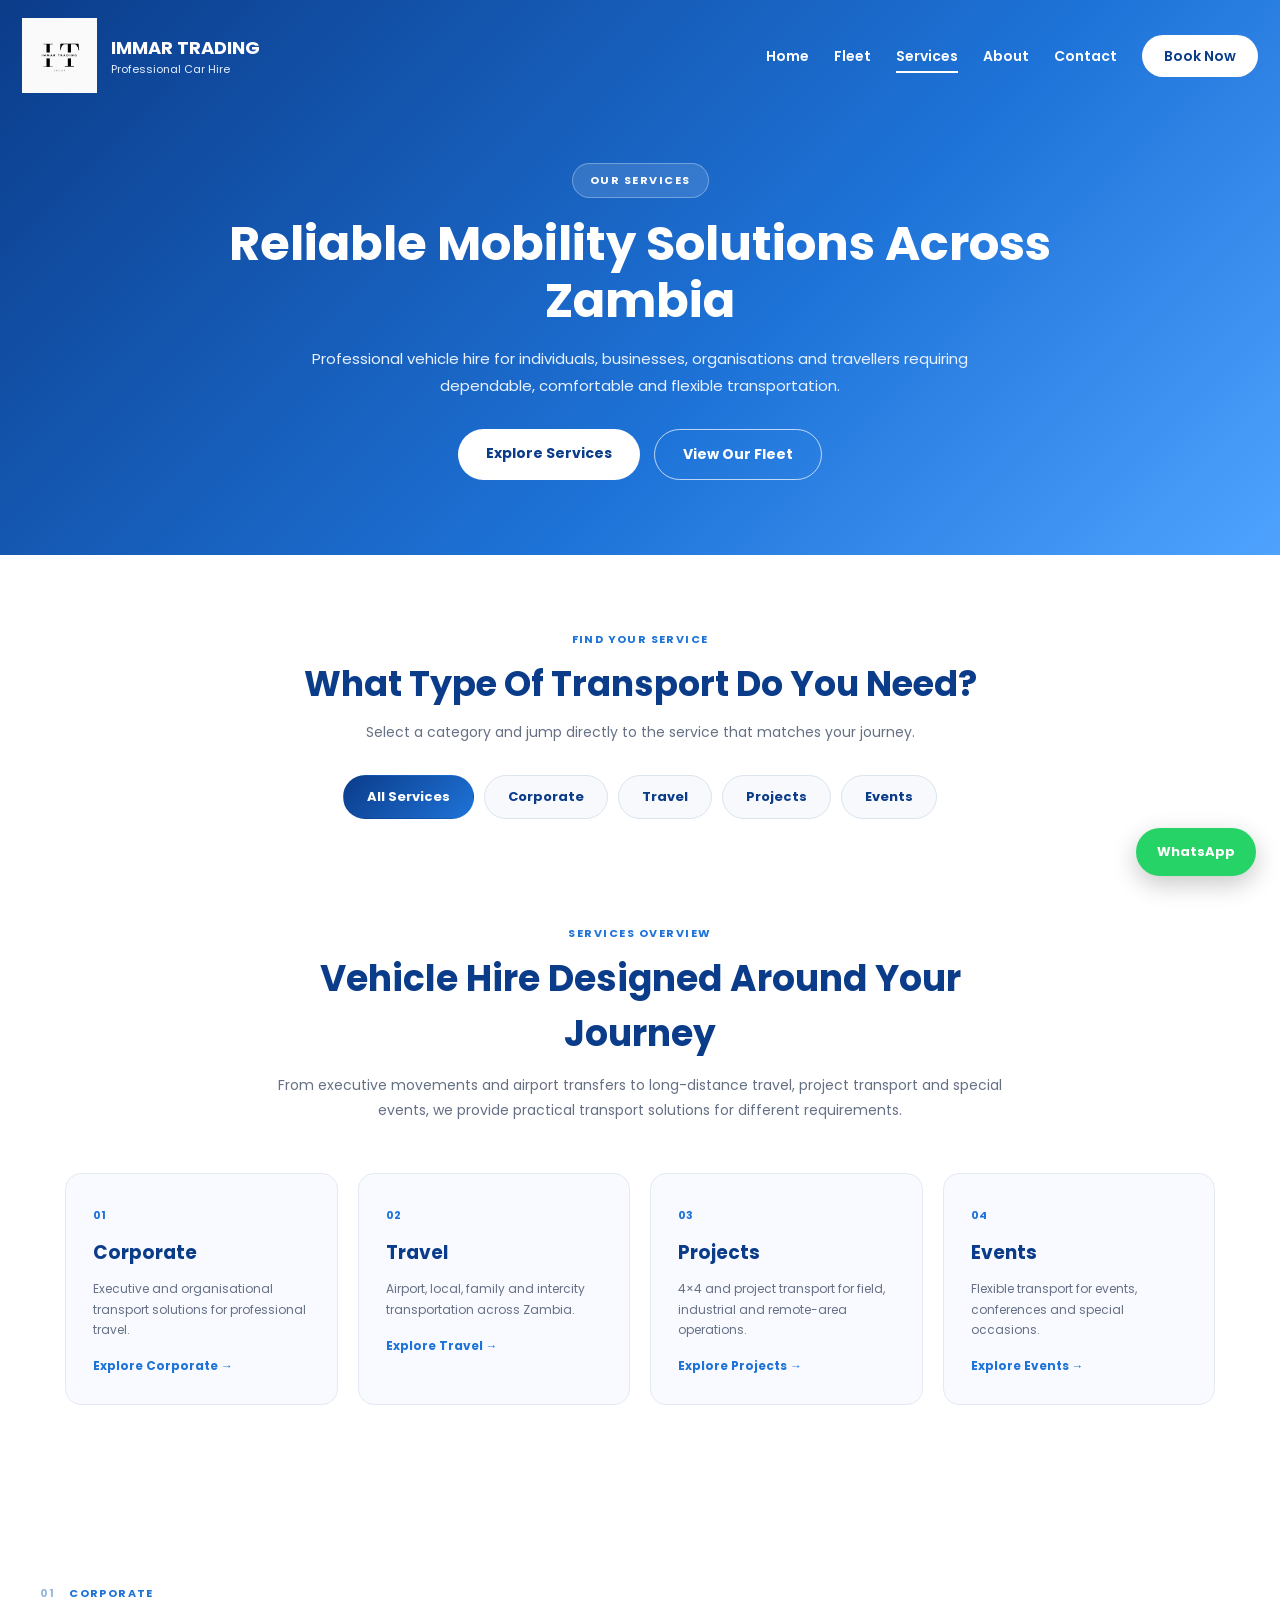
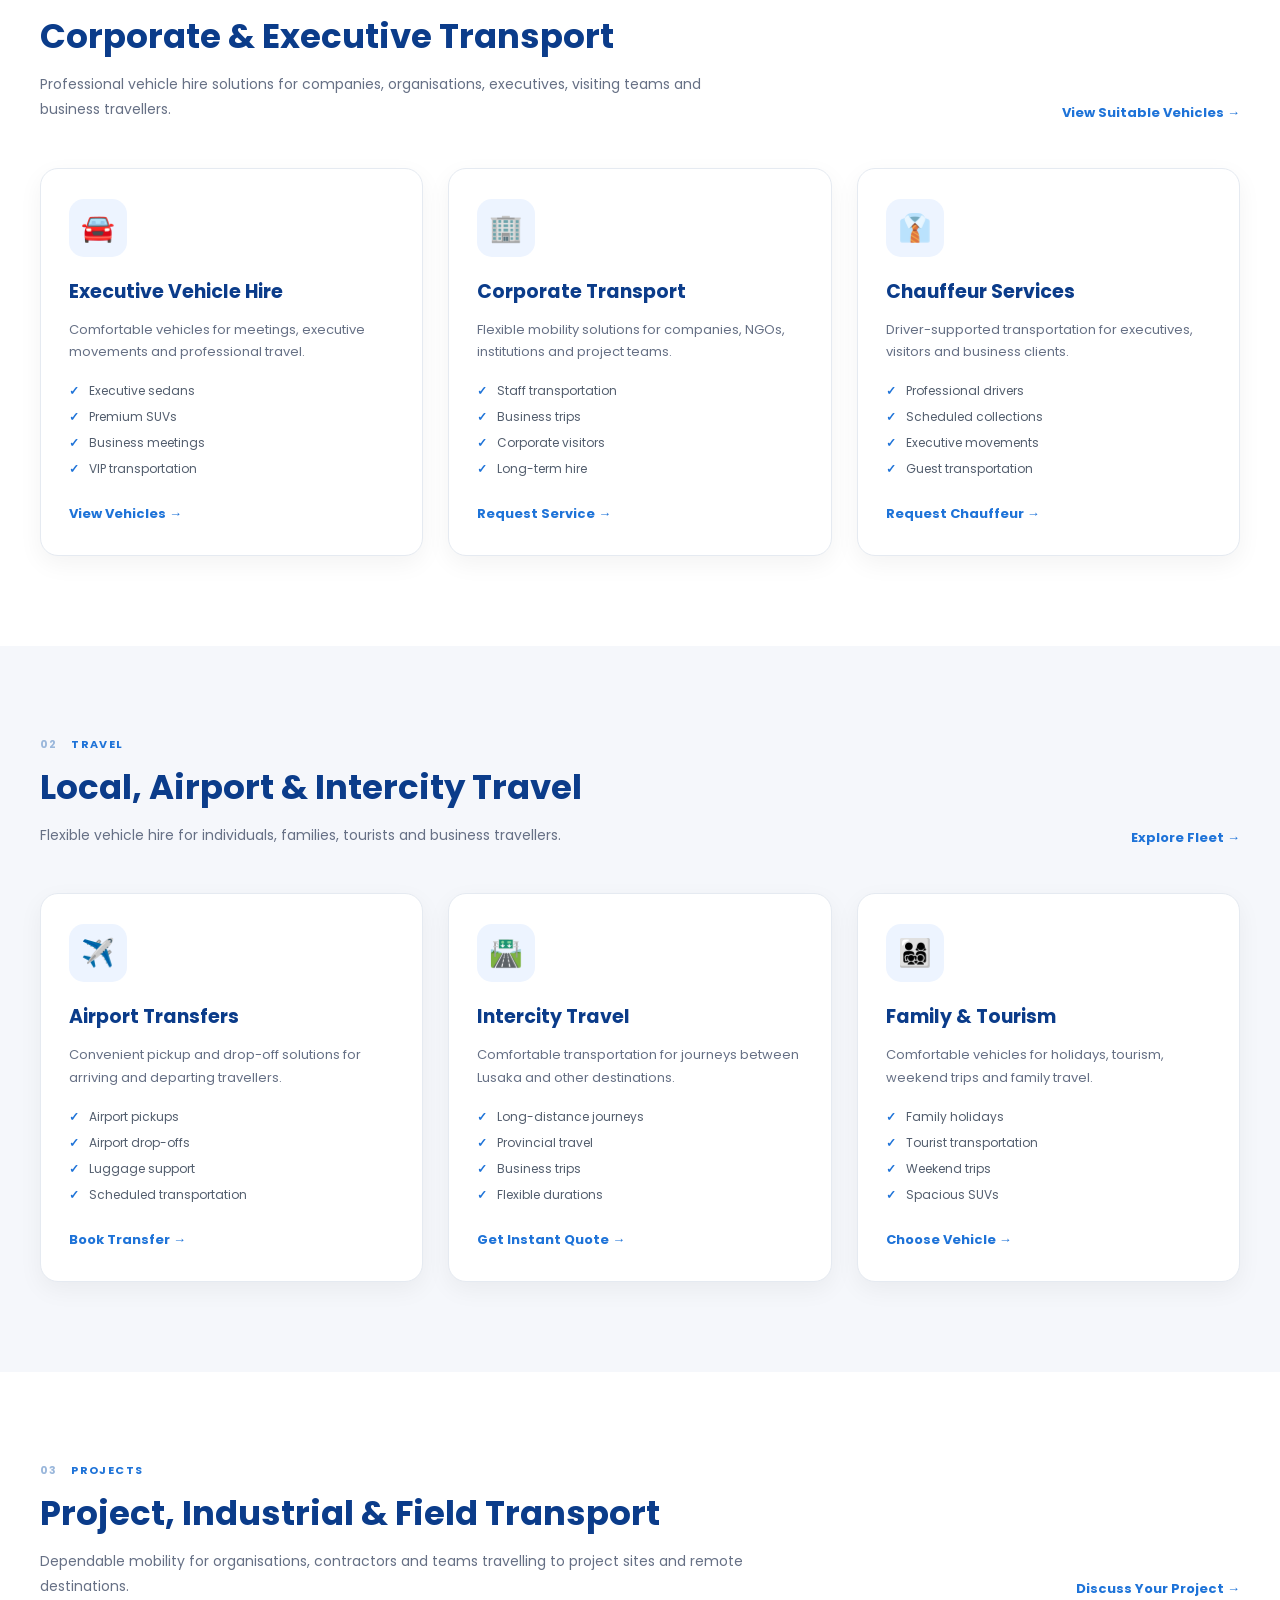
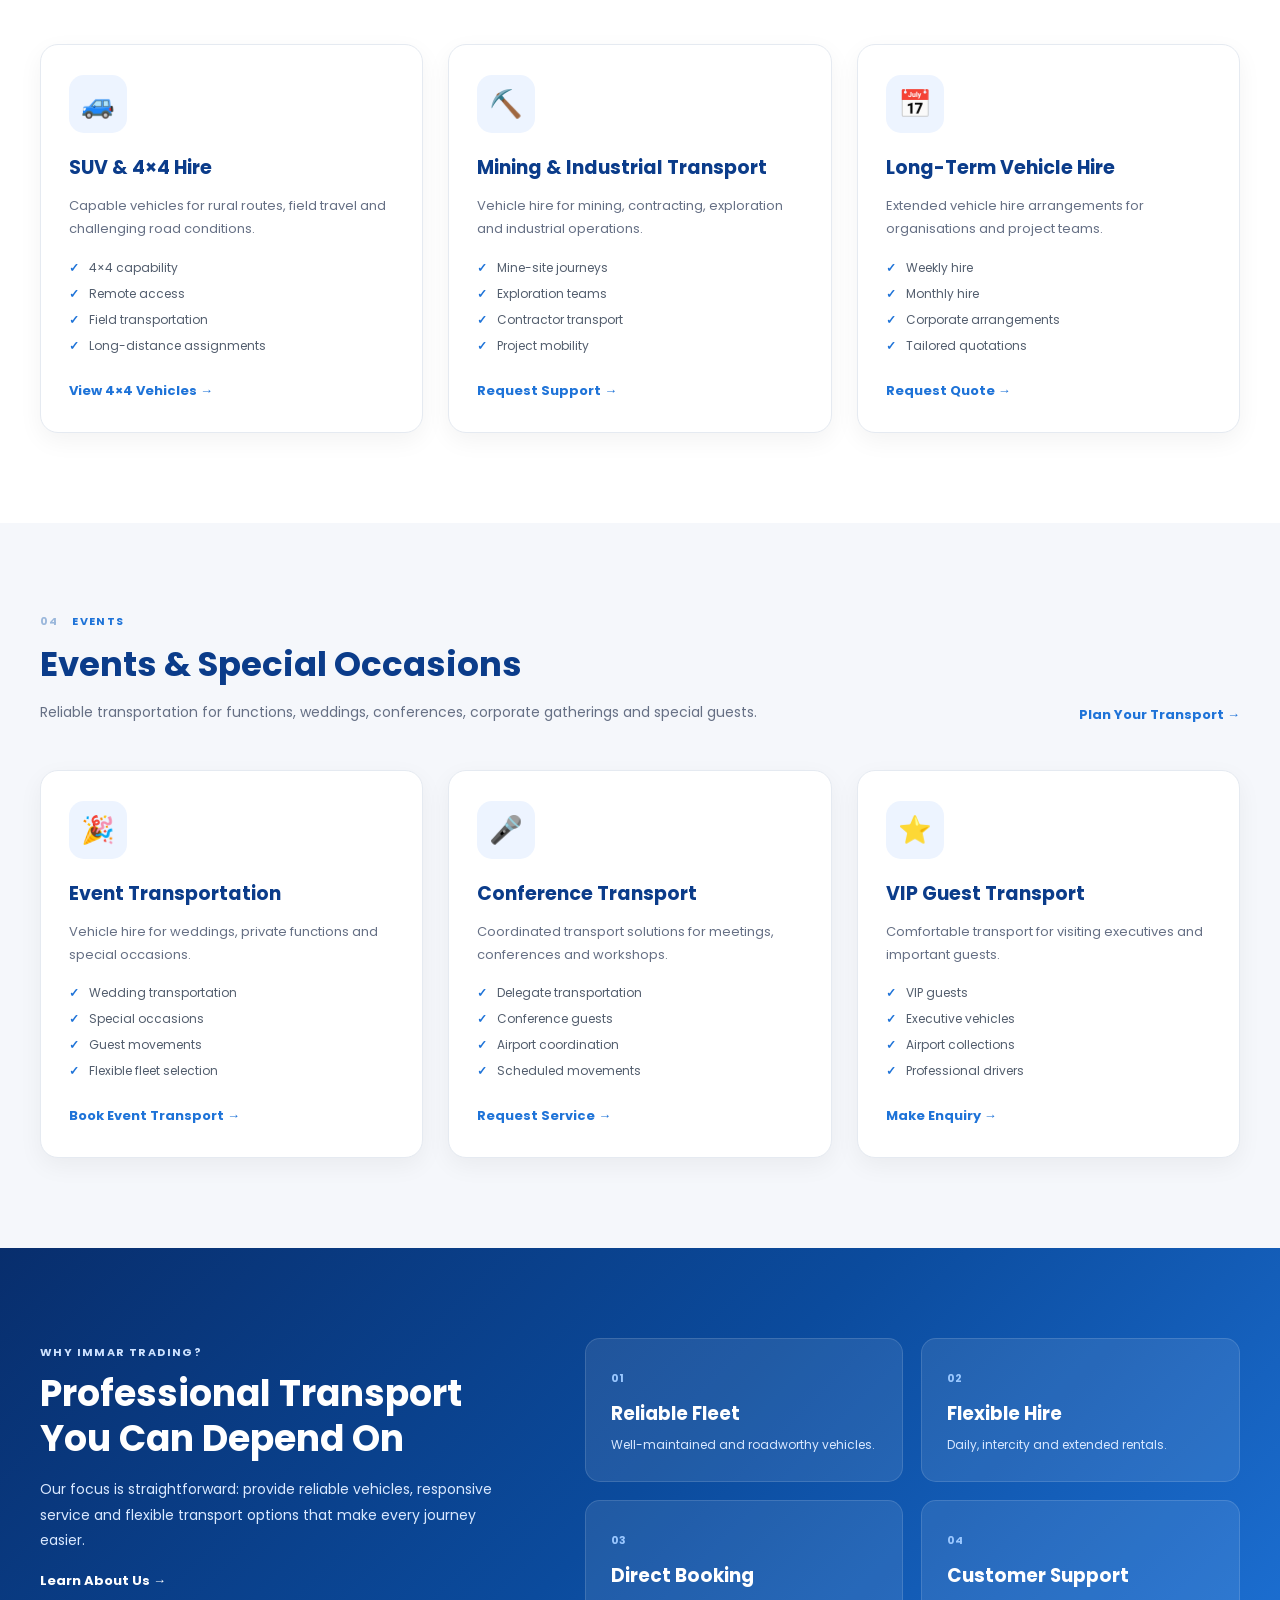
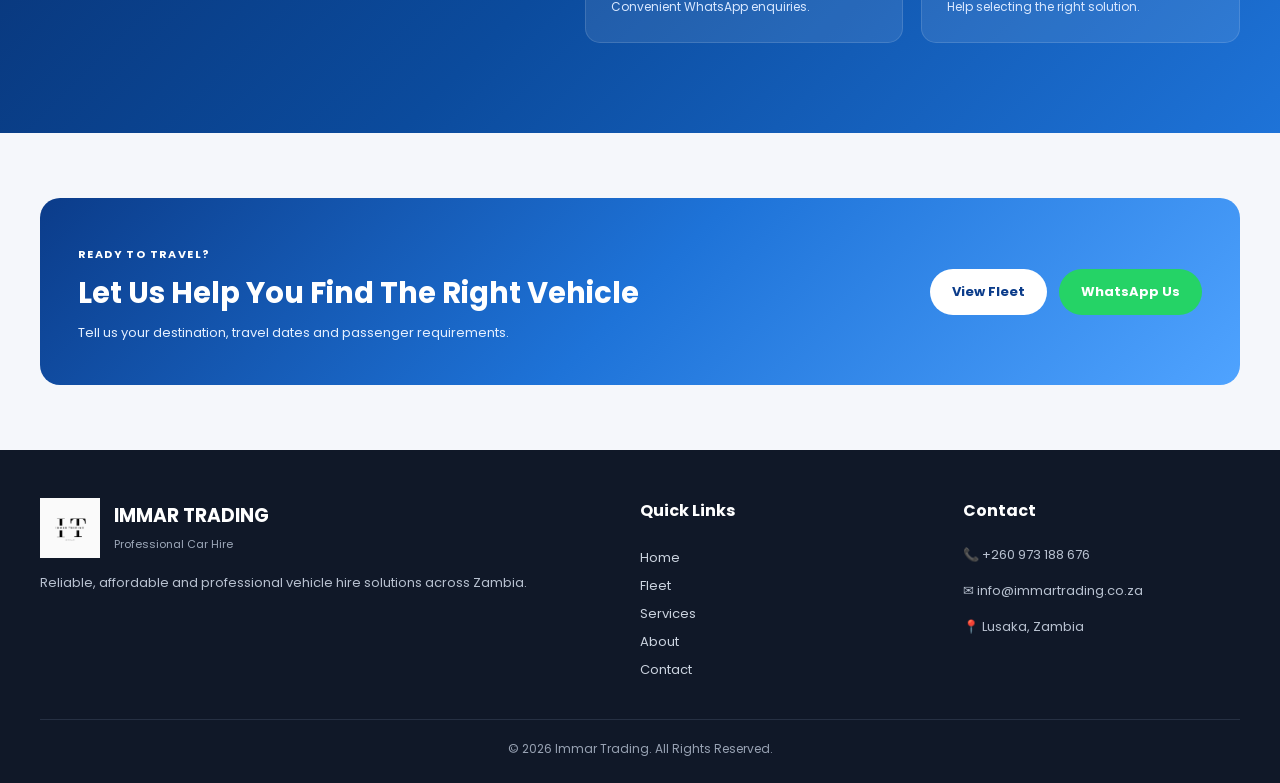
<file: services.html>
<!DOCTYPE html>
<html lang="en">
<head>
    <meta charset="UTF-8">

    <meta
        name="viewport"
        content="width=device-width, initial-scale=1.0"
    >

    <title>Services | IMMAR TRADING Car Hire Zambia</title>

    <meta
        name="description"
        content="Professional vehicle hire services from IMMAR TRADING including corporate transport, travel, airport transfers, project transport, events and long-distance vehicle hire."
    >

    <link rel="stylesheet" href="style.css">
    <link rel="stylesheet" href="services.css">

    <link rel="preconnect" href="https://fonts.googleapis.com">

    <link rel="preconnect"
          href="https://fonts.gstatic.com"
          crossorigin>

    <link
        href="https://fonts.googleapis.com/css2?family=Poppins:wght@400;500;600;700&display=swap"
        rel="stylesheet"
    >
</head>

<body>


<!-- =====================================================
     HEADER
===================================================== -->

<header class="services-header">

    <nav class="services-navbar">

        <div class="services-brand">

            <a href="index.html">

                <img
                    src="logo.jpeg"
                    alt="IMMAR TRADING"
                >

                <div class="services-brand-text">
                    <strong>IMMAR TRADING</strong>
                    <span>Professional Car Hire</span>
                </div>

            </a>

        </div>


        <button
            class="menu-toggle"
            id="menu-toggle"
            type="button"
            aria-label="Open menu"
            aria-expanded="false"
        >
            ☰
        </button>


        <ul
            class="nav-links"
            id="nav-links"
        >

            <li>
                <a href="index.html">
                    Home
                </a>
            </li>

            <li>
                <a href="fleet.html">
                    Fleet
                </a>
            </li>

            <li>
                <a
                    href="services.html"
                    class="active"
                >
                    Services
                </a>
            </li>

            <li>
                <a href="about.html">
                    About
                </a>
            </li>

            <li>
                <a href="contact.html">
                    Contact
                </a>
            </li>

            <li>

                <a
                    href="https://wa.me/260973188676?text=Hello%20IMMAR%20TRADING%2C%20I%20would%20like%20to%20book%20a%20vehicle."
                    class="nav-book"
                    target="_blank"
                    rel="noopener"
                >
                    Book Now
                </a>

            </li>

        </ul>

    </nav>



    <!-- HERO -->

    <div class="services-hero">

        <span class="hero-label">
            OUR SERVICES
        </span>

        <h1>
            Reliable Mobility Solutions Across Zambia
        </h1>

        <p>
            Professional vehicle hire for individuals,
            businesses, organisations and travellers requiring
            dependable, comfortable and flexible transportation.
        </p>


        <div class="hero-buttons">

            <a
                href="#service-tabs"
                class="hero-primary"
            >
                Explore Services
            </a>

            <a
                href="fleet.html"
                class="hero-secondary"
            >
                View Our Fleet
            </a>

        </div>

    </div>

</header>



<!-- =====================================================
     SERVICE NAVIGATION
===================================================== -->

<section
    class="service-navigation"
    id="service-tabs"
>

    <div class="service-nav-heading">

        <span>
            FIND YOUR SERVICE
        </span>

        <h2>
            What Type Of Transport Do You Need?
        </h2>

        <p>
            Select a category and jump directly to the
            service that matches your journey.
        </p>

    </div>


    <div class="service-tabs">

        <a
            href="#all-services"
            class="service-tab active"
            data-section="all-services"
        >
            All Services
        </a>

        <a
            href="#corporate"
            class="service-tab"
            data-section="corporate"
        >
            Corporate
        </a>

        <a
            href="#travel"
            class="service-tab"
            data-section="travel"
        >
            Travel
        </a>

        <a
            href="#projects"
            class="service-tab"
            data-section="projects"
        >
            Projects
        </a>

        <a
            href="#events"
            class="service-tab"
            data-section="events"
        >
            Events
        </a>

    </div>

</section>



<!-- =====================================================
     ALL SERVICES
===================================================== -->

<section
    class="services-introduction"
    id="all-services"
>

    <div class="section-heading">

        <span class="section-label">
            SERVICES OVERVIEW
        </span>

        <h2>
            Vehicle Hire Designed Around Your Journey
        </h2>

        <p>
            From executive movements and airport transfers
            to long-distance travel, project transport and
            special events, we provide practical transport
            solutions for different requirements.
        </p>

    </div>


    <div class="overview-grid">


        <div class="overview-card">

            <span class="overview-number">
                01
            </span>

            <h3>
                Corporate
            </h3>

            <p>
                Executive and organisational transport
                solutions for professional travel.
            </p>

            <a href="#corporate">
                Explore Corporate →
            </a>

        </div>



        <div class="overview-card">

            <span class="overview-number">
                02
            </span>

            <h3>
                Travel
            </h3>

            <p>
                Airport, local, family and intercity
                transportation across Zambia.
            </p>

            <a href="#travel">
                Explore Travel →
            </a>

        </div>



        <div class="overview-card">

            <span class="overview-number">
                03
            </span>

            <h3>
                Projects
            </h3>

            <p>
                4×4 and project transport for field,
                industrial and remote-area operations.
            </p>

            <a href="#projects">
                Explore Projects →
            </a>

        </div>



        <div class="overview-card">

            <span class="overview-number">
                04
            </span>

            <h3>
                Events
            </h3>

            <p>
                Flexible transport for events,
                conferences and special occasions.
            </p>

            <a href="#events">
                Explore Events →
            </a>

        </div>


    </div>

</section>



<!-- =====================================================
     CORPORATE
===================================================== -->

<section
    class="service-category"
    id="corporate"
>

    <div class="category-heading">

        <div>

            <div class="category-top">
                <span>01</span>
                CORPORATE
            </div>

            <h2>
                Corporate & Executive Transport
            </h2>

            <p>
                Professional vehicle hire solutions for
                companies, organisations, executives,
                visiting teams and business travellers.
            </p>

        </div>

        <a href="fleet.html">
            View Suitable Vehicles →
        </a>

    </div>


    <div class="service-grid">


        <article class="service-card">

            <div class="service-icon">
                🚘
            </div>

            <h3>
                Executive Vehicle Hire
            </h3>

            <p>
                Comfortable vehicles for meetings,
                executive movements and professional travel.
            </p>

            <ul>
                <li>Executive sedans</li>
                <li>Premium SUVs</li>
                <li>Business meetings</li>
                <li>VIP transportation</li>
            </ul>

            <a href="fleet.html">
                View Vehicles →
            </a>

        </article>



        <article class="service-card">

            <div class="service-icon">
                🏢
            </div>

            <h3>
                Corporate Transport
            </h3>

            <p>
                Flexible mobility solutions for companies,
                NGOs, institutions and project teams.
            </p>

            <ul>
                <li>Staff transportation</li>
                <li>Business trips</li>
                <li>Corporate visitors</li>
                <li>Long-term hire</li>
            </ul>

            <a
                href="https://wa.me/260973188676?text=Hello%20IMMAR%20TRADING%2C%20I%20need%20Corporate%20Transport."
                target="_blank"
            >
                Request Service →
            </a>

        </article>



        <article class="service-card">

            <div class="service-icon">
                👔
            </div>

            <h3>
                Chauffeur Services
            </h3>

            <p>
                Driver-supported transportation for
                executives, visitors and business clients.
            </p>

            <ul>
                <li>Professional drivers</li>
                <li>Scheduled collections</li>
                <li>Executive movements</li>
                <li>Guest transportation</li>
            </ul>

            <a
                href="https://wa.me/260973188676?text=Hello%20IMMAR%20TRADING%2C%20I%20need%20a%20Chauffeur%20Service."
                target="_blank"
            >
                Request Chauffeur →
            </a>

        </article>


    </div>

</section>



<!-- =====================================================
     TRAVEL
===================================================== -->

<section
    class="service-category alternate"
    id="travel"
>

    <div class="category-heading">

        <div>

            <div class="category-top">
                <span>02</span>
                TRAVEL
            </div>

            <h2>
                Local, Airport & Intercity Travel
            </h2>

            <p>
                Flexible vehicle hire for individuals,
                families, tourists and business travellers.
            </p>

        </div>

        <a href="fleet.html">
            Explore Fleet →
        </a>

    </div>


    <div class="service-grid">


        <article class="service-card">

            <div class="service-icon">
                ✈️
            </div>

            <h3>
                Airport Transfers
            </h3>

            <p>
                Convenient pickup and drop-off solutions
                for arriving and departing travellers.
            </p>

            <ul>
                <li>Airport pickups</li>
                <li>Airport drop-offs</li>
                <li>Luggage support</li>
                <li>Scheduled transportation</li>
            </ul>

            <a
                href="https://wa.me/260973188676?text=Hello%20IMMAR%20TRADING%2C%20I%20need%20an%20Airport%20Transfer."
                target="_blank"
            >
                Book Transfer →
            </a>

        </article>



        <article class="service-card">

            <div class="service-icon">
                🛣️
            </div>

            <h3>
                Intercity Travel
            </h3>

            <p>
                Comfortable transportation for journeys
                between Lusaka and other destinations.
            </p>

            <ul>
                <li>Long-distance journeys</li>
                <li>Provincial travel</li>
                <li>Business trips</li>
                <li>Flexible durations</li>
            </ul>

            <a href="fleet.html#instantQuote">
                Get Instant Quote →
            </a>

        </article>



        <article class="service-card">

            <div class="service-icon">
                👨‍👩‍👧‍👦
            </div>

            <h3>
                Family & Tourism
            </h3>

            <p>
                Comfortable vehicles for holidays,
                tourism, weekend trips and family travel.
            </p>

            <ul>
                <li>Family holidays</li>
                <li>Tourist transportation</li>
                <li>Weekend trips</li>
                <li>Spacious SUVs</li>
            </ul>

            <a href="fleet.html">
                Choose Vehicle →
            </a>

        </article>


    </div>

</section>



<!-- =====================================================
     PROJECTS
===================================================== -->

<section
    class="service-category"
    id="projects"
>

    <div class="category-heading">

        <div>

            <div class="category-top">
                <span>03</span>
                PROJECTS
            </div>

            <h2>
                Project, Industrial & Field Transport
            </h2>

            <p>
                Dependable mobility for organisations,
                contractors and teams travelling to project
                sites and remote destinations.
            </p>

        </div>

        <a href="contact.html">
            Discuss Your Project →
        </a>

    </div>


    <div class="service-grid">


        <article class="service-card">

            <div class="service-icon">
                🚙
            </div>

            <h3>
                SUV & 4×4 Hire
            </h3>

            <p>
                Capable vehicles for rural routes,
                field travel and challenging road conditions.
            </p>

            <ul>
                <li>4×4 capability</li>
                <li>Remote access</li>
                <li>Field transportation</li>
                <li>Long-distance assignments</li>
            </ul>

            <a href="fleet.html">
                View 4×4 Vehicles →
            </a>

        </article>



        <article class="service-card">

            <div class="service-icon">
                ⛏️
            </div>

            <h3>
                Mining & Industrial Transport
            </h3>

            <p>
                Vehicle hire for mining, contracting,
                exploration and industrial operations.
            </p>

            <ul>
                <li>Mine-site journeys</li>
                <li>Exploration teams</li>
                <li>Contractor transport</li>
                <li>Project mobility</li>
            </ul>

            <a
                href="https://wa.me/260973188676?text=Hello%20IMMAR%20TRADING%2C%20I%20need%20Project%20or%20Mining%20Transport."
                target="_blank"
            >
                Request Support →
            </a>

        </article>



        <article class="service-card">

            <div class="service-icon">
                📅
            </div>

            <h3>
                Long-Term Vehicle Hire
            </h3>

            <p>
                Extended vehicle hire arrangements
                for organisations and project teams.
            </p>

            <ul>
                <li>Weekly hire</li>
                <li>Monthly hire</li>
                <li>Corporate arrangements</li>
                <li>Tailored quotations</li>
            </ul>

            <a href="contact.html">
                Request Quote →
            </a>

        </article>


    </div>

</section>



<!-- =====================================================
     EVENTS
===================================================== -->

<section
    class="service-category alternate"
    id="events"
>

    <div class="category-heading">

        <div>

            <div class="category-top">
                <span>04</span>
                EVENTS
            </div>

            <h2>
                Events & Special Occasions
            </h2>

            <p>
                Reliable transportation for functions,
                weddings, conferences, corporate gatherings
                and special guests.
            </p>

        </div>

        <a
            href="https://wa.me/260973188676?text=Hello%20IMMAR%20TRADING%2C%20I%20need%20Event%20Transport."
            target="_blank"
        >
            Plan Your Transport →
        </a>

    </div>


    <div class="service-grid">


        <article class="service-card">

            <div class="service-icon">
                🎉
            </div>

            <h3>
                Event Transportation
            </h3>

            <p>
                Vehicle hire for weddings, private
                functions and special occasions.
            </p>

            <ul>
                <li>Wedding transportation</li>
                <li>Special occasions</li>
                <li>Guest movements</li>
                <li>Flexible fleet selection</li>
            </ul>

            <a
                href="https://wa.me/260973188676?text=Hello%20IMMAR%20TRADING%2C%20I%20need%20Event%20Transport."
                target="_blank"
            >
                Book Event Transport →
            </a>

        </article>



        <article class="service-card">

            <div class="service-icon">
                🎤
            </div>

            <h3>
                Conference Transport
            </h3>

            <p>
                Coordinated transport solutions for
                meetings, conferences and workshops.
            </p>

            <ul>
                <li>Delegate transportation</li>
                <li>Conference guests</li>
                <li>Airport coordination</li>
                <li>Scheduled movements</li>
            </ul>

            <a
                href="https://wa.me/260973188676?text=Hello%20IMMAR%20TRADING%2C%20I%20need%20Conference%20Transport."
                target="_blank"
            >
                Request Service →
            </a>

        </article>



        <article class="service-card">

            <div class="service-icon">
                ⭐
            </div>

            <h3>
                VIP Guest Transport
            </h3>

            <p>
                Comfortable transport for visiting
                executives and important guests.
            </p>

            <ul>
                <li>VIP guests</li>
                <li>Executive vehicles</li>
                <li>Airport collections</li>
                <li>Professional drivers</li>
            </ul>

            <a
                href="https://wa.me/260973188676?text=Hello%20IMMAR%20TRADING%2C%20I%20need%20VIP%20Guest%20Transport."
                target="_blank"
            >
                Make Enquiry →
            </a>

        </article>


    </div>

</section>



<!-- =====================================================
     WHY IMMAR
===================================================== -->

<section class="services-why">

    <div class="why-container">

        <div class="why-copy">

            <span>
                WHY IMMAR TRADING?
            </span>

            <h2>
                Professional Transport You Can Depend On
            </h2>

            <p>
                Our focus is straightforward: provide
                reliable vehicles, responsive service and
                flexible transport options that make every
                journey easier.
            </p>

            <a href="about.html">
                Learn About Us →
            </a>

        </div>


        <div class="why-grid">

            <div class="why-card">
                <strong>01</strong>
                <h3>Reliable Fleet</h3>
                <p>
                    Well-maintained and roadworthy vehicles.
                </p>
            </div>

            <div class="why-card">
                <strong>02</strong>
                <h3>Flexible Hire</h3>
                <p>
                    Daily, intercity and extended rentals.
                </p>
            </div>

            <div class="why-card">
                <strong>03</strong>
                <h3>Direct Booking</h3>
                <p>
                    Convenient WhatsApp enquiries.
                </p>
            </div>

            <div class="why-card">
                <strong>04</strong>
                <h3>Customer Support</h3>
                <p>
                    Help selecting the right solution.
                </p>
            </div>

        </div>

    </div>

</section>



<!-- =====================================================
     CTA
===================================================== -->

<section class="services-cta-wrap">

    <div class="services-cta">

        <div>

            <span>
                READY TO TRAVEL?
            </span>

            <h2>
                Let Us Help You Find The Right Vehicle
            </h2>

            <p>
                Tell us your destination, travel dates and
                passenger requirements.
            </p>

        </div>


        <div class="cta-buttons">

            <a
                href="fleet.html"
                class="cta-fleet"
            >
                View Fleet
            </a>

            <a
                href="https://wa.me/260973188676?text=Hello%20IMMAR%20TRADING%2C%20I%20would%20like%20help%20choosing%20a%20vehicle."
                target="_blank"
                class="cta-whatsapp"
            >
                WhatsApp Us
            </a>

        </div>

    </div>

</section>



<!-- =====================================================
     FOOTER
===================================================== -->

<footer>

    <div class="footer-content">

        <div>

            <div class="footer-brand-services">

                <img
                    src="logo.jpeg"
                    alt="IMMAR TRADING"
                >

                <div>

                    <h3>
                        IMMAR TRADING
                    </h3>

                    <span>
                        Professional Car Hire
                    </span>

                </div>

            </div>

            <p>
                Reliable, affordable and professional
                vehicle hire solutions across Zambia.
            </p>

        </div>


        <div>

            <h4>
                Quick Links
            </h4>

            <a href="index.html">Home</a><br>
            <a href="fleet.html">Fleet</a><br>
            <a href="services.html">Services</a><br>
            <a href="about.html">About</a><br>
            <a href="contact.html">Contact</a>

        </div>


        <div>

            <h4>
                Contact
            </h4>

            <p>
                📞 +260 973 188 676
            </p>

            <p>
                ✉ info@immartrading.co.za
            </p>

            <p>
                📍 Lusaka, Zambia
            </p>

        </div>

    </div>


    <div class="copyright">
        © 2026 IMMAR TRADING Car Hire. All Rights Reserved.
    </div>

</footer>



<!-- FLOATING WHATSAPP -->

<a
    href="https://wa.me/260973188676?text=Hello%20IMMAR%20TRADING%2C%20I%20would%20like%20to%20make%20a%20vehicle%20hire%20enquiry."
    class="whatsapp"
    target="_blank"
    rel="noopener"
>
    WhatsApp
</a>



<script src="script.js"></script>
<script src="services.js"></script>

</body>
</html>
</file>
<file: style.css>
/* ==========================================
   IMMAR TRADING - GLOBAL / HOME PAGE CSS
========================================== */

:root{
    --blue1:#0b3c8a;
    --blue2:#1e73d8;
    --blue3:#4fa3ff;

    --white:#ffffff;
    --light:#f5f7fb;
    --light2:#edf4ff;

    --dark:#172033;
    --grey:#667085;

    --green:#25D366;
    --gold:#c5a334;

    --shadow:0 12px 35px rgba(0,0,0,.09);
}


/* ==========================================
   GLOBAL
========================================== */

*{
    box-sizing:border-box;
}

html{
    scroll-behavior:smooth;
}

body{
    margin:0;
    font-family:'Poppins',sans-serif;
    color:#222;
    background:var(--light);
}

a{
    text-decoration:none;
}

img{
    max-width:100%;
    display:block;
}


/* ==========================================
   HOME HEADER
========================================== */

.home-page-header{
    background:
    linear-gradient(
        135deg,
        var(--blue1) 0%,
        var(--blue2) 62%,
        var(--blue3) 100%
    );

    color:white;

    padding:18px 22px 80px;
}


/* ==========================================
   HOME NAVIGATION
========================================== */

.home-navbar{
    max-width:1250px;
    margin:auto;

    display:flex;
    align-items:center;
    justify-content:space-between;

    position:relative;
}


.home-brand a{
    display:flex;
    align-items:center;
    gap:14px;

    color:white;
}


.home-brand img{
    height:75px;
    width:auto;
    object-fit:contain;
}


.home-brand-text{
    display:flex;
    flex-direction:column;
}


.home-brand-text strong{
    font-size:18px;
    line-height:1.2;
}


.home-brand-text span{
    margin-top:3px;
    color:#e5efff;
    font-size:11px;
}


/* NAV LINKS */

.home-navbar .nav-links{
    display:flex;
    align-items:center;
    gap:25px;

    list-style:none;

    margin:0;
    padding:0;
}


.home-navbar .nav-links li{
    list-style:none;
}


.home-navbar .nav-links a{
    color:white;

    font-size:14px;
    font-weight:600;

    opacity:.92;

    transition:.3s;
}


.home-navbar .nav-links a:hover{
    opacity:1;
}


.home-navbar .nav-links a.active{
    border-bottom:2px solid white;
    padding-bottom:5px;
}


/* BOOK BUTTON */

.home-navbar .nav-book{
    background:white;

    color:var(--blue1) !important;

    padding:11px 22px;

    border-radius:30px;

    font-weight:700;

    box-shadow:0 6px 18px rgba(0,0,0,.12);
}


.home-navbar .nav-book:hover{
    transform:translateY(-2px);
}


/* MOBILE MENU BUTTON */

.menu-toggle{
    display:none;

    border:none;
    background:transparent;

    color:white;

    font-size:30px;

    cursor:pointer;
}


/* ==========================================
   HOME HERO
========================================== */

.home-hero{
    max-width:1250px;

    margin:70px auto 0;

    display:grid;

    grid-template-columns:1.05fr .95fr;

    gap:60px;

    align-items:center;
}


.home-hero-content{
    max-width:650px;
}


.home-hero-tag{
    display:inline-block;

    margin-bottom:17px;

    padding:8px 17px;

    border-radius:30px;

    background:rgba(255,255,255,.14);

    border:1px solid rgba(255,255,255,.28);

    font-size:11px;
    font-weight:700;

    letter-spacing:1.4px;
}


.home-hero h1{
    margin:0 0 20px;

    font-size:54px;
    line-height:1.12;
}


.home-hero p{
    max-width:620px;

    margin:0;

    color:#e8f2ff;

    font-size:16px;
    line-height:1.8;
}


/* HERO BUTTONS */

.home-hero-buttons{
    display:flex;

    gap:14px;

    margin-top:30px;

    flex-wrap:wrap;
}


.home-primary-btn,
.home-secondary-btn{
    display:inline-block;

    padding:14px 28px;

    border-radius:30px;

    font-size:14px;
    font-weight:700;

    transition:.3s;
}


.home-primary-btn{
    background:white;
    color:var(--blue1);
}


.home-secondary-btn{
    border:1px solid rgba(255,255,255,.7);
    color:white;
}


.home-primary-btn:hover,
.home-secondary-btn:hover{
    transform:translateY(-2px);
}


.home-secondary-btn:hover{
    background:white;
    color:var(--blue1);
}


/* ==========================================
   HERO IMAGE
========================================== */

.home-hero-image{
    position:relative;
}


.home-hero-image > img{
    width:100%;
    height:430px;

    object-fit:cover;

    border-radius:24px;

    box-shadow:
    0 20px 45px rgba(0,0,0,.20);
}


.home-image-badge{
    position:absolute;

    left:25px;
    bottom:25px;

    padding:18px 20px;

    border-radius:14px;

    background:rgba(255,255,255,.95);

    color:var(--blue1);

    box-shadow:0 10px 30px rgba(0,0,0,.15);
}


.home-image-badge strong{
    display:block;

    font-size:15px;
}


.home-image-badge span{
    display:block;

    margin-top:3px;

    color:var(--grey);

    font-size:11px;
}


/* ==========================================
   COMMON SECTION HEADING
========================================== */

.section-heading{
    max-width:760px;

    margin:0 auto 50px;

    text-align:center;
}


.section-label{
    display:inline-block;

    color:var(--blue2);

    font-size:11px;
    font-weight:700;

    letter-spacing:1.6px;
}


.section-heading h2{
    margin:6px 0 12px;

    color:var(--blue1);

    font-size:38px;
}


.section-heading p{
    margin:0;

    color:var(--grey);

    font-size:15px;
    line-height:1.8;
}


/* ==========================================
   SERVICES
========================================== */

.home-services{
    padding:90px 22px;

    background:white;
}


.home-services-grid{
    max-width:1200px;

    margin:auto;

    display:grid;

    grid-template-columns:repeat(4,1fr);

    gap:24px;
}


.home-service-card{
    padding:30px 24px;

    border-radius:17px;

    background:#f8faff;

    border:1px solid #e7edf6;

    transition:.35s;
}


.home-service-card:hover{
    transform:translateY(-7px);

    background:white;

    box-shadow:var(--shadow);
}


.home-service-icon{
    width:58px;
    height:58px;

    object-fit:contain;

    margin-bottom:18px;
}


.home-service-card h3{
    margin:0 0 10px;

    color:var(--blue1);

    font-size:18px;
}


.home-service-card p{
    margin:0 0 18px;

    color:var(--grey);

    font-size:13px;
    line-height:1.75;
}


.home-service-card a{
    color:var(--blue2);

    font-size:13px;
    font-weight:700;
}


/* ==========================================
   FEATURED FLEET
========================================== */

.featured-fleet{
    padding:90px 22px;

    background:var(--light);
}


.featured-grid{
    max-width:1200px;

    margin:auto;

    display:grid;

    grid-template-columns:repeat(3,1fr);

    gap:28px;
}


.featured-card{
    background:white;

    border-radius:18px;

    overflow:hidden;

    box-shadow:var(--shadow);

    transition:.35s;
}


.featured-card:hover{
    transform:translateY(-7px);

    box-shadow:
    0 18px 45px rgba(0,0,0,.13);
}


.featured-image{
    position:relative;

    height:245px;

    overflow:hidden;
}


.featured-image img{
    width:100%;
    height:100%;

    object-fit:cover;

    transition:.4s;
}


.featured-card:hover .featured-image img{
    transform:scale(1.04);
}


.featured-image span{
    position:absolute;

    top:16px;
    right:16px;

    padding:6px 12px;

    border-radius:30px;

    background:white;

    color:var(--blue1);

    font-size:10px;
    font-weight:700;

    box-shadow:0 5px 15px rgba(0,0,0,.10);
}


.featured-content{
    padding:25px;
}


.featured-content h3{
    margin:0 0 10px;

    color:var(--blue1);

    font-size:22px;
}


.featured-content p{
    margin:0 0 16px;

    color:var(--grey);

    font-size:13px;
    line-height:1.75;
}


.featured-content ul{
    padding:0;

    margin:0 0 20px;

    list-style:none;
}


.featured-content li{
    position:relative;

    margin:8px 0;

    padding-left:20px;

    color:#4f5967;

    font-size:12px;
}


.featured-content li::before{
    content:"✓";

    position:absolute;

    left:0;

    color:var(--blue2);

    font-weight:700;
}


.featured-content a{
    color:var(--blue2);

    font-size:13px;
    font-weight:700;
}


.featured-action{
    margin-top:40px;

    text-align:center;
}


.featured-action a{
    display:inline-block;

    padding:14px 30px;

    border-radius:30px;

    background:
    linear-gradient(
        135deg,
        var(--blue1),
        var(--blue2)
    );

    color:white;

    font-size:14px;
    font-weight:700;

    transition:.3s;
}


.featured-action a:hover{
    transform:translateY(-2px);
}


/* ==========================================
   WHY CHOOSE US
========================================== */

.home-why{
    padding:95px 22px;

    background:
    linear-gradient(
        135deg,
        #082e6d,
        #0b4b9d,
        var(--blue2)
    );

    color:white;
}


.home-why-container{
    max-width:1200px;

    margin:auto;

    display:grid;

    grid-template-columns:.85fr 1.15fr;

    gap:60px;

    align-items:start;
}


.light-section-label{
    display:inline-block;

    color:#cfe2ff;

    font-size:11px;
    font-weight:700;

    letter-spacing:1.5px;
}


.home-why-copy h2{
    margin:8px 0 18px;

    font-size:38px;

    line-height:1.25;
}


.home-why-copy p{
    margin:0 0 22px;

    color:#dceaff;

    font-size:14px;
    line-height:1.8;
}


.home-why-copy a{
    color:white;

    font-size:13px;
    font-weight:700;
}


.home-why-grid{
    display:grid;

    grid-template-columns:1fr 1fr;

    gap:18px;
}


.home-why-card{
    padding:25px;

    border-radius:15px;

    background:rgba(255,255,255,.09);

    border:1px solid rgba(255,255,255,.13);

    transition:.3s;
}


.home-why-card:hover{
    transform:translateY(-4px);

    background:rgba(255,255,255,.14);
}


.home-why-card strong{
    color:#9ec8ff;

    font-size:11px;
}


.home-why-card h3{
    margin:12px 0 8px;

    font-size:17px;
}


.home-why-card p{
    margin:0;

    color:#dceaff;

    font-size:12px;
    line-height:1.7;
}


/* ==========================================
   BOOKING PROCESS
========================================== */

.home-process{
    padding:90px 22px;

    background:white;
}


.home-process-grid{
    max-width:1100px;

    margin:auto;

    display:grid;

    grid-template-columns:repeat(4,1fr);

    gap:22px;
}


.process-step{
    padding:30px 22px;

    border-radius:16px;

    background:#f8faff;

    text-align:center;

    border:1px solid #e5ebf4;
}


.process-step > span{
    width:45px;
    height:45px;

    margin:0 auto 18px;

    border-radius:50%;

    display:flex;
    align-items:center;
    justify-content:center;

    background:
    linear-gradient(
        135deg,
        var(--blue1),
        var(--blue2)
    );

    color:white;

    font-weight:700;
}


.process-step h3{
    margin:0 0 9px;

    color:var(--blue1);

    font-size:17px;
}


.process-step p{
    margin:0;

    color:var(--grey);

    font-size:12px;
    line-height:1.7;
}


/* ==========================================
   TESTIMONIALS
========================================== */

.home-testimonials{
    padding:90px 22px;

    background:var(--light);
}


.testimonial-grid{
    max-width:1100px;

    margin:auto;

    display:grid;

    grid-template-columns:repeat(3,1fr);

    gap:25px;
}


.testimonial-card{
    padding:30px;

    border-radius:17px;

    background:white;

    box-shadow:
    0 8px 25px rgba(0,0,0,.06);
}


.testimonial-stars{
    margin-bottom:13px;

    color:#e0a900;

    letter-spacing:2px;
}


.testimonial-card p{
    margin:0 0 18px;

    color:#596273;

    font-size:13px;
    line-height:1.8;

    font-style:italic;
}


.testimonial-card strong{
    color:var(--blue1);

    font-size:13px;
}


/* ==========================================
   HOME CTA
========================================== */

.home-cta{
    padding:70px 22px;
}


.home-cta-content{
    max-width:1200px;

    margin:auto;

    padding:42px 38px;

    border-radius:20px;

    background:
    linear-gradient(
        135deg,
        var(--blue1),
        var(--blue2),
        var(--blue3)
    );

    color:white;

    display:flex;

    align-items:center;
    justify-content:space-between;

    gap:35px;
}


.home-cta-content span{
    font-size:11px;
    font-weight:700;
    letter-spacing:1.4px;
}


.home-cta-content h2{
    margin:7px 0 8px;

    font-size:30px;
}


.home-cta-content p{
    margin:0;

    color:#e6f0ff;

    font-size:14px;
}


.home-cta-buttons{
    display:flex;

    gap:12px;

    flex-shrink:0;
}


.home-cta-primary,
.home-cta-secondary{
    padding:13px 23px;

    border-radius:30px;

    font-size:13px;
    font-weight:700;
}


.home-cta-primary{
    background:white;

    color:var(--blue1);
}


.home-cta-secondary{
    background:var(--green);

    color:white;
}


/* ==========================================
   FOOTER
========================================== */

footer{
    background:#101828;

    color:white;

    padding:48px 22px 25px;
}


.footer-content{
    max-width:1200px;

    margin:auto;

    display:grid;

    grid-template-columns:2fr 1fr 1fr;

    gap:45px;
}


.footer-brand-home{
    display:flex;

    align-items:center;

    gap:14px;

    margin-bottom:15px;
}


.footer-brand-home img{
    height:60px;
    width:auto;
}


.footer-brand-home h3{
    margin:0;
}


.footer-brand-home span{
    display:block;

    margin-top:3px;

    color:#9aa6b7;

    font-size:11px;
}


.footer-content h3,
.footer-content h4{
    margin-top:0;
}


.footer-content p{
    color:#b7c0cf;

    font-size:13px;
    line-height:1.75;
}


.footer-content a{
    display:inline-block;

    margin:4px 0;

    color:#cbd3df;

    font-size:13px;
}


.footer-content a:hover{
    color:white;
}


.copyright{
    max-width:1200px;

    margin:35px auto 0;

    padding-top:20px;

    border-top:1px solid #263043;

    text-align:center;

    color:#98a2b3;

    font-size:12px;
}


/* ==========================================
   FLOATING WHATSAPP
========================================== */

.whatsapp{
    position:fixed;

    right:24px;
    bottom:24px;

    z-index:1000;

    padding:14px 21px;

    border-radius:50px;

    background:var(--green);

    color:white;

    font-size:13px;
    font-weight:700;

    box-shadow:
    0 8px 24px rgba(0,0,0,.22);

    transition:.3s;
}


.whatsapp:hover{
    transform:translateY(-3px);
}


/* ==========================================
   TABLET
========================================== */

@media(max-width:1050px){

    .home-services-grid{
        grid-template-columns:repeat(2,1fr);
    }

    .featured-grid{
        grid-template-columns:repeat(2,1fr);
    }

    .home-process-grid{
        grid-template-columns:repeat(2,1fr);
    }

    .home-hero{
        gap:40px;
    }

    .home-hero h1{
        font-size:45px;
    }

}


/* ==========================================
   MOBILE NAV
========================================== */

@media(max-width:900px){

    .home-brand img{
        height:60px;
    }

    .home-brand-text{
        display:none;
    }

    .menu-toggle{
        display:block;
    }

    .home-navbar .nav-links{
        display:none;

        position:absolute;

        top:78px;

        left:0;
        right:0;

        flex-direction:column;

        align-items:flex-start;

        gap:4px;

        padding:20px;

        border-radius:13px;

        background:white;

        box-shadow:
        0 12px 35px rgba(0,0,0,.17);

        z-index:100;
    }

    .home-navbar .nav-links.active{
        display:flex;
    }

    .home-navbar .nav-links li{
        width:100%;
    }

    .home-navbar .nav-links a{
        display:block;

        width:100%;

        padding:9px 5px;

        color:var(--blue1);
    }

    .home-navbar .nav-links a.active{
        border-bottom:none;

        background:#edf4ff;

        border-radius:7px;

        padding:9px 10px;
    }

    .home-navbar .nav-book{
        width:100%;

        margin-top:7px;

        background:var(--blue1);

        color:white !important;

        text-align:center;
    }


    /* HERO */

    .home-hero{
        grid-template-columns:1fr;

        margin-top:55px;

        text-align:center;
    }

    .home-hero-content{
        margin:auto;
    }

    .home-hero-buttons{
        justify-content:center;
    }

    .home-hero-image{
        max-width:650px;

        margin:auto;

        width:100%;
    }


    /* WHY */

    .home-why-container{
        grid-template-columns:1fr;
    }


    /* CTA */

    .home-cta-content{
        flex-direction:column;

        text-align:center;
    }


    /* FOOTER */

    .footer-content{
        grid-template-columns:1fr 1fr;
    }

}


/* ==========================================
   SMALL MOBILE
========================================== */

@media(max-width:600px){

    .home-page-header{
        padding:14px 18px 55px;
    }

    .home-brand img{
        height:55px;
    }


    /* HERO */

    .home-hero{
        margin-top:48px;
    }

    .home-hero h1{
        font-size:32px;
    }

    .home-hero p{
        font-size:14px;
    }

    .home-hero-buttons{
        flex-direction:column;
    }

    .home-primary-btn,
    .home-secondary-btn{
        width:100%;
    }

    .home-hero-image > img{
        height:300px;
    }


    /* COMMON HEADING */

    .section-heading h2{
        font-size:30px;
    }


    /* SERVICES */

    .home-services{
        padding:65px 18px;
    }

    .home-services-grid{
        grid-template-columns:1fr;
    }


    /* FEATURED */

    .featured-fleet{
        padding:65px 18px;
    }

    .featured-grid{
        grid-template-columns:1fr;
    }

    .featured-image{
        height:225px;
    }


    /* WHY */

    .home-why{
        padding:70px 18px;
    }

    .home-why-copy h2{
        font-size:30px;
    }

    .home-why-grid{
        grid-template-columns:1fr;
    }


    /* PROCESS */

    .home-process{
        padding:65px 18px;
    }

    .home-process-grid{
        grid-template-columns:1fr;
    }


    /* TESTIMONIALS */

    .home-testimonials{
        padding:65px 18px;
    }

    .testimonial-grid{
        grid-template-columns:1fr;
    }


    /* CTA */

    .home-cta{
        padding:45px 18px;
    }

    .home-cta-content{
        padding:32px 22px;
    }

    .home-cta-content h2{
        font-size:26px;
    }

    .home-cta-buttons{
        width:100%;

        flex-direction:column;
    }

    .home-cta-primary,
    .home-cta-secondary{
        width:100%;

        text-align:center;
    }


    /* FOOTER */

    .footer-content{
        grid-template-columns:1fr;
    }


    .whatsapp{
        right:17px;
        bottom:17px;

        padding:12px 17px;

        font-size:12px;
    }

}
</file>
<file: contact.css>
/* =====================================================
   IMMAR TRADING - CONTACT PAGE
===================================================== */

:root{
    --blue1:#0b3c8a;
    --blue2:#1e73d8;
    --blue3:#4fa3ff;

    --white:#ffffff;
    --light:#f5f7fb;
    --lightblue:#edf4ff;

    --dark:#172033;
    --grey:#667085;

    --green:#25d366;

    --border:#e4eaf2;

    --shadow:
        0 12px 35px rgba(0,0,0,.08);
}


/* =====================================================
   HEADER
===================================================== */

.contact-header{

    background:
        linear-gradient(
            135deg,
            var(--blue1),
            var(--blue2) 60%,
            var(--blue3)
        );

    color:#fff;

    padding:
        18px
        22px
        75px;
}


.contact-navbar{

    max-width:1250px;

    margin:auto;

    display:flex;

    align-items:center;

    justify-content:space-between;

    position:relative;
}


/* BRAND */

.contact-brand a{

    display:flex;

    align-items:center;

    gap:14px;

    color:#fff;

    text-decoration:none;
}


.contact-brand img{

    height:75px;

    width:auto;
}


.contact-brand-text{

    display:flex;

    flex-direction:column;
}


.contact-brand-text strong{

    font-size:18px;

    line-height:1.2;
}


.contact-brand-text span{

    margin-top:3px;

    color:#e5efff;

    font-size:11px;
}


/* NAVIGATION */

.contact-navbar .nav-links{

    display:flex;

    align-items:center;

    gap:25px;

    list-style:none;

    margin:0;

    padding:0;
}


.contact-navbar .nav-links li{

    list-style:none;
}


.contact-navbar .nav-links a{

    color:#fff;

    font-size:14px;

    font-weight:600;

    text-decoration:none;

    transition:.25s ease;
}


.contact-navbar .nav-links a:hover{

    opacity:.85;
}


.contact-navbar .nav-links a.active{

    border-bottom:
        2px solid #fff;

    padding-bottom:5px;
}


.contact-navbar .nav-book{

    padding:
        11px
        22px;

    border-radius:30px;

    background:#fff;

    color:
        var(--blue1) !important;

    font-weight:700;

    box-shadow:
        0 6px 18px
        rgba(0,0,0,.12);
}


/* =====================================================
   HERO
===================================================== */

.contact-hero{

    max-width:850px;

    margin:
        70px
        auto
        0;

    padding:
        0
        20px;

    text-align:center;
}


.contact-hero-label{

    display:inline-block;

    padding:
        8px
        17px;

    border:
        1px solid
        rgba(255,255,255,.28);

    border-radius:30px;

    background:
        rgba(255,255,255,.13);

    font-size:11px;

    font-weight:700;

    letter-spacing:1.5px;
}


.contact-hero h1{

    margin:
        18px
        0
        16px;

    font-size:48px;

    line-height:1.18;
}


.contact-hero p{

    max-width:720px;

    margin:auto;

    color:#e8f2ff;

    font-size:15px;

    line-height:1.8;
}


.contact-hero-buttons{

    display:flex;

    justify-content:center;

    gap:14px;

    margin-top:30px;
}


.contact-primary-btn,
.contact-secondary-btn{

    display:inline-block;

    padding:
        14px
        28px;

    border-radius:30px;

    font-size:14px;

    font-weight:700;

    text-decoration:none;

    transition:.25s ease;
}


.contact-primary-btn{

    background:#fff;

    color:var(--blue1);
}


.contact-secondary-btn{

    border:
        1px solid
        rgba(255,255,255,.7);

    color:#fff;
}


.contact-primary-btn:hover,
.contact-secondary-btn:hover{

    transform:
        translateY(-2px);
}


.contact-secondary-btn:hover{

    background:#fff;

    color:var(--blue1);
}


/* =====================================================
   SHARED SECTION HEADING
===================================================== */

.section-heading{

    max-width:760px;

    margin:
        0
        auto
        50px;

    text-align:center;
}


.section-label{

    display:inline-block;

    color:var(--blue2);

    font-size:11px;

    font-weight:700;

    letter-spacing:1.5px;
}


.section-heading h2{

    margin:
        7px
        0
        12px;

    color:var(--blue1);

    font-size:36px;

    line-height:1.25;
}


.section-heading p{

    margin:0;

    color:var(--grey);

    font-size:14px;

    line-height:1.8;
}


/* =====================================================
   QUICK CONTACT
===================================================== */

.contact-quick{

    padding:
        90px
        22px;

    background:#fff;

    scroll-margin-top:25px;
}


.quick-contact-grid{

    max-width:1200px;

    margin:auto;

    display:grid;

    grid-template-columns:
        repeat(4,1fr);

    gap:20px;
}


.quick-contact-card{

    min-width:0;

    display:flex;

    align-items:flex-start;

    gap:16px;

    padding:
        25px
        22px;

    border:
        1px solid
        var(--border);

    border-radius:17px;

    background:#f8faff;

    color:var(--dark);

    text-decoration:none;

    transition:.3s ease;
}


a.quick-contact-card:hover{

    transform:
        translateY(-5px);

    background:#fff;

    border-color:#c9d9ee;

    box-shadow:var(--shadow);
}


.quick-contact-icon{

    width:52px;

    height:52px;

    min-width:52px;

    display:flex;

    align-items:center;

    justify-content:center;

    border-radius:14px;

    background:
        var(--lightblue);

    font-size:23px;
}


.quick-contact-card > div:last-child{

    min-width:0;
}


.quick-contact-card span{

    color:var(--blue2);

    font-size:10px;

    font-weight:700;

    letter-spacing:1.2px;
}


.quick-contact-card h3{

    margin:
        6px
        0
        5px;

    color:var(--blue1);

    font-size:15px;

    overflow-wrap:anywhere;
}


.quick-contact-card p{

    margin:0;

    color:var(--grey);

    font-size:11px;

    line-height:1.6;
}


/* =====================================================
   MAIN CONTACT SECTION
===================================================== */

.contact-main{

    padding:
        95px
        22px;

    background:
        var(--light);
}


.contact-main-container{

    max-width:1200px;

    margin:auto;

    display:grid;

    grid-template-columns:
        .85fr
        1.15fr;

    gap:60px;

    align-items:start;
}


/* =====================================================
   LEFT CONTACT INFORMATION
===================================================== */

.contact-information{

    padding-top:15px;
}


.contact-information > h2{

    margin:
        8px
        0
        15px;

    color:var(--blue1);

    font-size:37px;

    line-height:1.25;
}


.contact-information > p{

    margin:
        0
        0
        30px;

    color:var(--grey);

    font-size:14px;

    line-height:1.8;
}


.contact-info-list{

    display:flex;

    flex-direction:column;

    gap:16px;
}


.contact-info-item{

    display:flex;

    align-items:flex-start;

    gap:17px;

    padding:
        20px
        0;

    border-bottom:
        1px solid
        #dde4ee;
}


.contact-info-number{

    width:42px;

    height:42px;

    min-width:42px;

    display:flex;

    align-items:center;

    justify-content:center;

    border-radius:50%;

    background:
        linear-gradient(
            135deg,
            var(--blue1),
            var(--blue2)
        );

    color:#fff;

    font-size:11px;

    font-weight:700;
}


.contact-info-item h3{

    margin:
        1px
        0
        6px;

    color:var(--blue1);

    font-size:16px;
}


.contact-info-item p{

    margin:0;

    color:var(--grey);

    font-size:12px;

    line-height:1.7;
}


.contact-direct-buttons{

    display:flex;

    gap:12px;

    margin-top:30px;
}


.contact-call-btn,
.contact-whatsapp-btn{

    display:inline-block;

    padding:
        13px
        24px;

    border-radius:30px;

    font-size:13px;

    font-weight:700;

    text-decoration:none;

    transition:.25s;
}


.contact-call-btn{

    background:
        var(--blue1);

    color:#fff;
}


.contact-whatsapp-btn{

    background:
        var(--green);

    color:#fff;
}


.contact-call-btn:hover,
.contact-whatsapp-btn:hover{

    transform:
        translateY(-2px);

    box-shadow:
        0 8px 20px
        rgba(0,0,0,.12);
}


/* =====================================================
   CONTACT FORM CARD
===================================================== */

.contact-form-card{

    padding:
        38px
        35px;

    border:
        1px solid
        #e4eaf2;

    border-radius:20px;

    background:#fff;

    box-shadow:
        0 14px 40px
        rgba(0,0,0,.07);
}


.contact-form-heading{

    margin-bottom:28px;
}


.contact-form-heading > span{

    color:var(--blue2);

    font-size:10px;

    font-weight:700;

    letter-spacing:1.4px;
}


.contact-form-heading h2{

    margin:
        7px
        0
        9px;

    color:var(--blue1);

    font-size:28px;
}


.contact-form-heading p{

    margin:0;

    color:var(--grey);

    font-size:12px;

    line-height:1.7;
}


/* =====================================================
   FORM
===================================================== */

.contact-form{

    width:100%;
}


.form-row{

    display:grid;

    grid-template-columns:
        1fr
        1fr;

    gap:16px;
}


.form-group{

    display:flex;

    flex-direction:column;

    gap:7px;

    margin-bottom:17px;
}


.form-group label{

    color:#344054;

    font-size:12px;

    font-weight:600;
}


.form-group input,
.form-group select,
.form-group textarea{

    width:100%;

    padding:
        13px
        14px;

    border:
        1px solid
        #d8e0ea;

    border-radius:10px;

    outline:none;

    background:#fff;

    color:var(--dark);

    font-family:inherit;

    font-size:13px;

    transition:
        border-color .2s,
        box-shadow .2s;
}


.form-group input,
.form-group select{

    min-height:48px;
}


.form-group textarea{

    min-height:125px;

    resize:vertical;
}


.form-group input::placeholder,
.form-group textarea::placeholder{

    color:#98a2b3;
}


.form-group input:focus,
.form-group select:focus,
.form-group textarea:focus{

    border-color:
        var(--blue2);

    box-shadow:
        0 0 0 3px
        rgba(30,115,216,.10);
}


.contact-submit-btn{

    width:100%;

    min-height:52px;

    margin-top:4px;

    border:0;

    border-radius:11px;

    background:
        linear-gradient(
            135deg,
            var(--blue1),
            var(--blue2)
        );

    color:#fff;

    font-family:inherit;

    font-size:14px;

    font-weight:700;

    cursor:pointer;

    transition:.25s ease;
}


.contact-submit-btn:hover{

    transform:
        translateY(-2px);

    box-shadow:
        0 10px 25px
        rgba(30,115,216,.25);
}


.contact-form-note{

    max-width:500px;

    margin:
        13px
        auto
        0;

    color:#98a2b3;

    text-align:center;

    font-size:10px;

    line-height:1.6;
}


/* Remove awkward number arrows on some browsers */

#contactDays{

    appearance:textfield;

    -moz-appearance:textfield;
}


#contactDays::-webkit-outer-spin-button,
#contactDays::-webkit-inner-spin-button{

    margin:0;

    -webkit-appearance:none;
}


/* =====================================================
   BUSINESS INFORMATION
===================================================== */

.contact-business{

    padding:
        90px
        22px;

    background:
        linear-gradient(
            135deg,
            #082e6d,
            #0b4b9d,
            var(--blue2)
        );

    color:#fff;
}


.contact-business-container{

    max-width:1150px;

    margin:auto;
}


.business-heading{

    max-width:700px;

    margin:
        0
        auto
        45px;

    text-align:center;
}


.business-heading > span{

    color:#cfe2ff;

    font-size:11px;

    font-weight:700;

    letter-spacing:1.5px;
}


.business-heading h2{

    margin:
        7px
        0
        10px;

    font-size:36px;
}


.business-heading p{

    margin:0;

    color:#dceaff;

    font-size:14px;

    line-height:1.8;
}


.business-grid{

    display:grid;

    grid-template-columns:
        repeat(3,1fr);

    gap:22px;
}


.business-card{

    padding:
        30px
        27px;

    border:
        1px solid
        rgba(255,255,255,.14);

    border-radius:17px;

    background:
        rgba(255,255,255,.09);

    text-align:center;
}


.business-icon{

    width:58px;

    height:58px;

    display:flex;

    align-items:center;

    justify-content:center;

    margin:
        0
        auto
        17px;

    border-radius:15px;

    background:
        rgba(255,255,255,.12);

    font-size:25px;
}


.business-card h3{

    margin:
        0
        0
        18px;

    font-size:18px;
}


.business-card p{

    margin:
        12px
        0
        3px;

    color:#dceaff;

    font-size:12px;
}


.business-card strong{

    display:block;

    color:#fff;

    font-size:14px;
}


.business-card .business-small{

    margin-top:18px;

    color:#c8dbf6;

    font-size:11px;

    line-height:1.7;
}


/* =====================================================
   FAQ
===================================================== */

.contact-faq{

    padding:
        90px
        22px;

    background:#fff;
}


.faq-grid{

    max-width:1050px;

    margin:auto;

    display:grid;

    grid-template-columns:
        1fr
        1fr;

    gap:20px;
}


.faq-card{

    padding:
        27px;

    border:
        1px solid
        var(--border);

    border-radius:16px;

    background:#f8faff;

    transition:.3s;
}


.faq-card:hover{

    background:#fff;

    transform:
        translateY(-4px);

    box-shadow:var(--shadow);
}


.faq-card h3{

    margin:
        0
        0
        9px;

    color:var(--blue1);

    font-size:16px;
}


.faq-card p{

    margin:0;

    color:var(--grey);

    font-size:12px;

    line-height:1.75;
}


/* =====================================================
   CTA
===================================================== */

.contact-cta-wrap{

    padding:
        20px
        22px
        70px;

    background:#fff;
}


.contact-cta{

    max-width:1200px;

    margin:auto;

    padding:
        42px
        38px;

    border-radius:20px;

    background:
        linear-gradient(
            135deg,
            var(--blue1),
            var(--blue2),
            var(--blue3)
        );

    color:#fff;

    display:flex;

    align-items:center;

    justify-content:space-between;

    gap:35px;
}


.contact-cta > div:first-child{

    max-width:700px;
}


.contact-cta span{

    font-size:11px;

    font-weight:700;

    letter-spacing:1.4px;
}


.contact-cta h2{

    margin:
        7px
        0
        8px;

    font-size:29px;
}


.contact-cta p{

    margin:0;

    color:#e5f0ff;

    font-size:13px;

    line-height:1.7;
}


.contact-cta-buttons{

    display:flex;

    gap:12px;
}


.contact-cta-primary,
.contact-cta-whatsapp{

    display:inline-block;

    padding:
        13px
        22px;

    border-radius:30px;

    font-size:13px;

    font-weight:700;

    white-space:nowrap;

    text-decoration:none;

    transition:.25s;
}


.contact-cta-primary{

    background:#fff;

    color:var(--blue1);
}


.contact-cta-whatsapp{

    background:
        var(--green);

    color:#fff;
}


.contact-cta-primary:hover,
.contact-cta-whatsapp:hover{

    transform:
        translateY(-2px);
}


/* =====================================================
   FOOTER BRAND
===================================================== */

.footer-brand-contact{

    display:flex;

    align-items:center;

    gap:14px;

    margin-bottom:14px;
}


.footer-brand-contact img{

    height:60px;

    width:auto;
}


.footer-brand-contact h3{

    margin:0;
}


.footer-brand-contact span{

    color:#9aa6b7;

    font-size:11px;
}


/* =====================================================
   TABLET
===================================================== */

@media(max-width:1050px){

    .quick-contact-grid{

        grid-template-columns:
            repeat(2,1fr);
    }


    .contact-main-container{

        gap:40px;
    }

}


/* =====================================================
   MOBILE NAV / TABLET
===================================================== */

@media(max-width:900px){

    .contact-brand img{

        height:60px;
    }


    .contact-brand-text{

        display:none;
    }


    .menu-toggle{

        display:block;
    }


    .contact-navbar .nav-links{

        display:none;

        position:absolute;

        top:75px;

        left:0;

        right:0;

        z-index:999;

        flex-direction:column;

        align-items:flex-start;

        gap:3px;

        padding:20px;

        border-radius:14px;

        background:#fff;

        box-shadow:
            0 12px 35px
            rgba(0,0,0,.18);
    }


    .contact-navbar .nav-links.active{

        display:flex;
    }


    .contact-navbar .nav-links li{

        width:100%;
    }


    .contact-navbar .nav-links a{

        display:block;

        width:100%;

        padding:9px;

        color:var(--blue1);
    }


    .contact-navbar .nav-links a.active{

        border:0;

        border-radius:8px;

        background:
            var(--lightblue);
    }


    .contact-navbar .nav-book{

        width:100%;

        background:
            var(--blue1);

        color:#fff !important;

        text-align:center;
    }


    .contact-main-container{

        grid-template-columns:1fr;

        gap:50px;
    }


    .contact-information{

        max-width:700px;
    }


    .business-grid{

        grid-template-columns:1fr 1fr;
    }


    .business-card:last-child{

        grid-column:
            1 / -1;
    }


    .contact-cta{

        flex-direction:column;

        text-align:center;
    }

}


/* =====================================================
   MOBILE
===================================================== */

@media(max-width:600px){

    .contact-header{

        padding:
            14px
            18px
            55px;
    }


    .contact-brand img{

        height:55px;
    }


    .contact-hero{

        margin-top:48px;
    }


    .contact-hero h1{

        font-size:31px;
    }


    .contact-hero p{

        font-size:14px;
    }


    .contact-hero-buttons{

        flex-direction:column;
    }


    .contact-primary-btn,
    .contact-secondary-btn{

        width:100%;
    }


    /* QUICK CONTACT */

    .contact-quick{

        padding:
            65px
            18px;
    }


    .section-heading{

        margin-bottom:35px;
    }


    .section-heading h2{

        font-size:29px;
    }


    .quick-contact-grid{

        grid-template-columns:1fr;
    }


    .quick-contact-card{

        padding:
            21px
            18px;
    }


    /* CONTACT MAIN */

    .contact-main{

        padding:
            65px
            18px;
    }


    .contact-information > h2{

        font-size:29px;
    }


    .contact-info-item{

        gap:13px;
    }


    .contact-direct-buttons{

        flex-direction:column;
    }


    .contact-call-btn,
    .contact-whatsapp-btn{

        width:100%;

        text-align:center;
    }


    /* FORM */

    .contact-form-card{

        padding:
            28px
            20px;

        border-radius:17px;
    }


    .contact-form-heading h2{

        font-size:24px;
    }


    .form-row{

        grid-template-columns:1fr;

        gap:0;
    }


    .form-group input,
    .form-group select,
    .form-group textarea{

        font-size:16px;
    }


    /* 16px prevents unwanted iPhone zoom */


    /* BUSINESS */

    .contact-business{

        padding:
            70px
            18px;
    }


    .business-heading h2{

        font-size:29px;
    }


    .business-grid{

        grid-template-columns:1fr;
    }


    .business-card:last-child{

        grid-column:auto;
    }


    /* FAQ */

    .contact-faq{

        padding:
            65px
            18px;
    }


    .faq-grid{

        grid-template-columns:1fr;
    }


    /* CTA */

    .contact-cta-wrap{

        padding:
            15px
            18px
            50px;
    }


    .contact-cta{

        padding:
            32px
            22px;
    }


    .contact-cta h2{

        font-size:25px;
    }


    .contact-cta-buttons{

        width:100%;

        flex-direction:column;
    }


    .contact-cta-primary,
    .contact-cta-whatsapp{

        width:100%;

        text-align:center;
    }

}


/* =====================================================
   VERY SMALL SCREENS
===================================================== */

@media(max-width:390px){

    .contact-header{

        padding-left:15px;

        padding-right:15px;
    }


    .contact-hero h1{

        font-size:28px;
    }


    .contact-quick,
    .contact-main,
    .contact-business,
    .contact-faq{

        padding-left:15px;

        padding-right:15px;
    }


    .contact-form-card{

        padding:
            25px
            16px;
    }


    .quick-contact-icon{

        width:46px;

        height:46px;

        min-width:46px;

        font-size:20px;
    }


    .quick-contact-card h3{

        font-size:14px;
    }

}
</file>
<file: fleet.css>
/* ==========================================
   IMMAR TRADING - FLEET PAGE
========================================== */

:root{
    --blue1:#0b3c8a;
    --blue2:#1e73d8;
    --blue3:#4fa3ff;

    --white:#ffffff;
    --light:#f5f7fb;
    --light2:#eef4fb;

    --dark:#172033;
    --grey:#667085;

    --gold:#c5a334;
    --green:#25D366;

    --shadow:0 12px 35px rgba(0,0,0,.09);
}


/* ==========================================
   GLOBAL
========================================== */

*{
    box-sizing:border-box;
}

html{
    scroll-behavior:smooth;
}

body{
    margin:0;

    font-family:'Poppins',sans-serif;

    color:#222;

    background:var(--light);
}

a{
    text-decoration:none;
}

img{
    max-width:100%;
    display:block;
}


/* ==========================================
   HEADER
========================================== */

.fleet-page-header{

    background:
    linear-gradient(
        135deg,
        var(--blue1) 0%,
        var(--blue2) 60%,
        var(--blue3) 100%
    );

    color:white;

    padding:18px 22px 75px;
}


/* ==========================================
   NAVIGATION
========================================== */

.fleet-navbar{

    max-width:1250px;

    margin:auto;

    display:flex;

    align-items:center;

    justify-content:space-between;

    position:relative;
}


/* BRAND */

.fleet-brand a{

    display:flex;

    align-items:center;

    gap:14px;

    color:white;
}


.fleet-brand img{

    height:75px;

    width:auto;

    object-fit:contain;
}


.fleet-brand-text{

    display:flex;

    flex-direction:column;
}


.fleet-brand-text strong{

    font-size:18px;

    font-weight:700;

    line-height:1.2;
}


.fleet-brand-text span{

    margin-top:3px;

    font-size:11px;

    color:#e5efff;
}


/* NAV LINKS */

.fleet-navbar .nav-links{

    display:flex;

    align-items:center;

    gap:25px;

    list-style:none;

    margin:0;

    padding:0;
}


.fleet-navbar .nav-links li{

    list-style:none;
}


.fleet-navbar .nav-links a{

    color:white;

    font-size:14px;

    font-weight:600;

    opacity:.92;

    transition:.3s;
}


.fleet-navbar .nav-links a:hover{

    opacity:1;
}


.fleet-navbar .nav-links a.active{

    opacity:1;

    border-bottom:2px solid white;

    padding-bottom:5px;
}


/* BOOK BUTTON */

.fleet-navbar .nav-book{

    display:inline-block;

    background:white;

    color:var(--blue1) !important;

    padding:11px 22px;

    border-radius:30px;

    font-weight:700;

    box-shadow:
    0 6px 18px rgba(0,0,0,.12);
}


.fleet-navbar .nav-book:hover{

    transform:translateY(-2px);
}


/* MOBILE MENU BUTTON */

.menu-toggle{

    display:none;

    border:none;

    background:transparent;

    color:white;

    font-size:30px;

    cursor:pointer;
}


/* ==========================================
   HERO
========================================== */

.fleet-hero-clean{

    max-width:800px;

    margin:75px auto 0;

    padding:0 20px;

    text-align:center;
}


.fleet-hero-tag{

    display:inline-block;

    padding:8px 17px;

    border-radius:30px;

    background:rgba(255,255,255,.14);

    border:1px solid rgba(255,255,255,.28);

    font-size:12px;

    font-weight:600;

    letter-spacing:1.5px;
}


.fleet-hero-clean h1{

    margin:18px 0 15px;

    font-size:48px;

    line-height:1.2;
}


.fleet-hero-clean p{

    max-width:680px;

    margin:0 auto;

    color:#e8f2ff;

    font-size:15px;

    line-height:1.8;
}


/* HERO BUTTONS */

.fleet-hero-buttons{

    display:flex;

    justify-content:center;

    gap:14px;

    margin-top:30px;

    flex-wrap:wrap;
}


.fleet-hero-primary,
.fleet-hero-secondary{

    display:inline-block;

    padding:13px 27px;

    border-radius:30px;

    font-size:14px;

    font-weight:600;

    transition:.3s;
}


.fleet-hero-primary{

    background:white;

    color:var(--blue1);
}


.fleet-hero-secondary{

    color:white;

    border:1px solid rgba(255,255,255,.7);
}


.fleet-hero-primary:hover,
.fleet-hero-secondary:hover{

    transform:translateY(-2px);
}


.fleet-hero-secondary:hover{

    background:white;

    color:var(--blue1);
}


/* ==========================================
   FLEET SECTION
========================================== */

.fleet-gallery{

    max-width:1300px;

    margin:auto;

    padding:85px 22px;
}


/* SECTION TITLE */

.section-title{

    max-width:760px;

    margin:0 auto 55px;

    text-align:center;
}


.section-tag{

    display:inline-block;

    color:var(--blue2);

    font-size:12px;

    font-weight:700;

    letter-spacing:1.5px;

    margin-bottom:7px;
}


.section-title h2{

    margin:5px 0 12px;

    color:var(--blue1);

    font-size:38px;
}


.section-title p{

    margin:0;

    color:var(--grey);

    font-size:15px;

    line-height:1.8;
}


/* ==========================================
   FLEET GRID
========================================== */

.fleet-grid{

    display:grid;

    grid-template-columns:
    repeat(3,1fr);

    gap:30px;
}


/* ==========================================
   VEHICLE CARD
========================================== */

.fleet-card{

    background:white;

    border-radius:18px;

    overflow:hidden;

    box-shadow:var(--shadow);

    transition:
    transform .35s ease,
    box-shadow .35s ease;
}


.fleet-card:hover{

    transform:translateY(-7px);

    box-shadow:
    0 18px 45px rgba(0,0,0,.13);
}


/* ==========================================
   VEHICLE GALLERY
========================================== */

.vehicle-gallery{

    background:#fff;
}


/* MAIN IMAGE */

.main-image{

    width:100%;

    height:280px;

    overflow:hidden;

    background:#e7ebf0;
}


.vehicle-main-image{

    width:100%;

    height:100%;

    object-fit:cover;

    transition:
    opacity .2s ease,
    transform .4s ease;
}


.main-image:hover
.vehicle-main-image{

    transform:scale(1.03);
}


/* ==========================================
   THUMBNAILS - 4 IMAGES
========================================== */

.thumbnail-row{

    display:grid;

    grid-template-columns:
    repeat(4,1fr);

    gap:9px;

    padding:14px;

    background:#f9fafc;

    border-bottom:
    1px solid #edf0f4;
}


.thumbnail-button{

    padding:0;

    border:2px solid transparent;

    border-radius:9px;

    overflow:hidden;

    background:none;

    cursor:pointer;

    transition:.25s;
}


.thumbnail-button img{

    width:100%;

    height:65px;

    object-fit:cover;

    display:block;
}


.thumbnail-button:hover{

    transform:translateY(-2px);

    border-color:#b5cef0;
}


.thumbnail-button.active-thumb{

    border-color:var(--blue2);

    box-shadow:
    0 0 0 2px rgba(30,115,216,.10);
}


/* ==========================================
   VEHICLE CONTENT
========================================== */

.fleet-content{

    padding:27px;
}


.vehicle-heading{

    display:flex;

    justify-content:space-between;

    align-items:center;

    gap:10px;

    margin-bottom:14px;
}


.vehicle-heading h3{

    margin:0;

    color:var(--blue1);

    font-size:23px;
}


.vehicle-badge{

    display:inline-block;

    padding:6px 11px;

    border-radius:30px;

    background:#edf4ff;

    color:var(--blue2);

    font-size:10px;

    font-weight:700;

    white-space:nowrap;
}


.vehicle-description{

    margin:0 0 18px;

    color:var(--grey);

    font-size:13px;

    line-height:1.75;
}


/* FEATURES */

.vehicle-features{

    margin:0 0 24px;

    padding:0;

    list-style:none;
}


.vehicle-features li{

    position:relative;

    margin:8px 0;

    padding-left:21px;

    color:#4d5664;

    font-size:13px;
}


.vehicle-features li::before{

    content:"✓";

    position:absolute;

    left:0;

    color:var(--blue2);

    font-weight:700;
}


/* SELECT BUTTON */

.selectVehicle{

    width:100%;

    padding:14px 20px;

    border:none;

    border-radius:30px;

    background:
    linear-gradient(
        135deg,
        var(--blue1),
        var(--blue2)
    );

    color:white;

    font-family:inherit;

    font-size:14px;

    font-weight:700;

    cursor:pointer;

    transition:.3s;
}


.selectVehicle:hover{

    transform:translateY(-2px);

    box-shadow:
    0 8px 20px rgba(30,115,216,.22);
}


.selectVehicle.vehicle-selected{

    background:var(--green);
}


/* ==========================================
   QUOTE SECTION
========================================== */

.quote-section{

    padding:90px 22px;

    background:
    linear-gradient(
        180deg,
        #eef4fb,
        #f7f9fc
    );
}


.quote-container{

    max-width:760px;

    margin:auto;

    padding:42px;

    border-radius:22px;

    background:white;

    box-shadow:
    0 15px 45px rgba(0,0,0,.09);
}


/* QUOTE HEADING */

.quote-heading{

    text-align:center;

    margin-bottom:35px;
}


.quote-tag{

    color:var(--blue2);

    font-size:11px;

    font-weight:700;

    letter-spacing:1.5px;
}


.quote-heading h2{

    margin:7px 0 10px;

    color:var(--blue1);

    font-size:34px;
}


.quote-heading p{

    max-width:580px;

    margin:auto;

    color:var(--grey);

    font-size:14px;

    line-height:1.75;
}


/* ==========================================
   QUOTE FORM
========================================== */

.quote-form{

    display:grid;

    grid-template-columns:1fr 1fr;

    gap:20px;
}


.quote-field{

    width:100%;
}


.days-field{

    grid-column:1 / -1;
}


.quote-field label{

    display:block;

    margin-bottom:8px;

    color:#344054;

    font-size:13px;

    font-weight:600;
}


.quote-field select,
.quote-field input{

    width:100%;

    padding:14px;

    border:1px solid #d6dce5;

    border-radius:10px;

    background:#fafafa;

    color:#222;

    font-family:inherit;

    font-size:15px;

    outline:none;

    transition:.25s;
}


.quote-field select:focus,
.quote-field input:focus{

    background:white;

    border-color:var(--blue2);

    box-shadow:
    0 0 0 3px rgba(30,115,216,.08);
}


/* ==========================================
   DAYS CONTROLS
========================================== */

.days-input-wrapper{

    display:grid;

    grid-template-columns:55px 1fr 55px;

    gap:10px;

    align-items:center;
}


.day-control{

    height:50px;

    border:none;

    border-radius:10px;

    background:var(--blue1);

    color:white;

    font-size:24px;

    font-weight:600;

    cursor:pointer;

    transition:.25s;
}


.day-control:hover{

    background:var(--blue2);
}


#days{

    height:50px;

    text-align:center;

    font-size:17px;

    font-weight:600;
}


.days-field small{

    display:block;

    margin-top:8px;

    color:#8a94a3;

    font-size:11px;
}


/* REMOVE AWKWARD NUMBER SPINNER ON SOME DEVICES */

#days::-webkit-inner-spin-button,
#days::-webkit-outer-spin-button{

    opacity:1;
}


/* ==========================================
   CALCULATE BUTTON
========================================== */

#calculateQuote{

    grid-column:1 / -1;

    width:100%;

    margin-top:6px;

    padding:15px;

    border:none;

    border-radius:30px;

    background:
    linear-gradient(
        135deg,
        var(--blue1),
        var(--blue2)
    );

    color:white;

    font-family:inherit;

    font-size:15px;

    font-weight:700;

    cursor:pointer;

    transition:.3s;
}


#calculateQuote:hover{

    transform:translateY(-2px);

    box-shadow:
    0 8px 20px rgba(30,115,216,.22);
}


/* ==========================================
   QUOTE OUTPUT
========================================== */

.quote-output{

    margin-top:38px;

    padding-top:30px;

    border-top:
    1px solid #e8edf3;

    text-align:center;
}


.estimate-label{

    display:block;

    margin-bottom:7px;

    color:#7e8898;

    font-size:11px;

    font-weight:700;

    letter-spacing:1.4px;
}


#totalPrice{

    margin:0 0 14px;

    color:var(--blue1);

    font-size:45px;
}


.quote-summary{

    margin-bottom:18px;

    padding:20px;

    border-radius:13px;

    background:#f7f9fc;

    color:#4e5968;

    font-size:13px;

    line-height:1.8;
}


.quote-summary strong{

    color:var(--dark);
}


.quote-note{

    max-width:560px;

    margin:0 auto 22px;

    color:#8992a0;

    font-size:11px;

    line-height:1.7;
}


/* WHATSAPP QUOTE BUTTON */

.quoteButton{

    display:inline-block;

    padding:14px 30px;

    border-radius:30px;

    background:var(--green);

    color:white;

    font-size:14px;

    font-weight:700;

    transition:.3s;
}


.quoteButton:hover{

    transform:translateY(-2px);

    filter:brightness(.96);
}


/* ==========================================
   CTA
========================================== */

.fleet-cta{

    padding:70px 22px;
}


.fleet-cta-content{

    max-width:1200px;

    margin:auto;

    padding:42px 38px;

    border-radius:20px;

    background:
    linear-gradient(
        135deg,
        var(--blue1),
        var(--blue2),
        var(--blue3)
    );

    color:white;

    display:flex;

    align-items:center;

    justify-content:space-between;

    gap:35px;
}


.fleet-cta-content span{

    font-size:11px;

    font-weight:700;

    letter-spacing:1.4px;

    opacity:.8;
}


.fleet-cta-content h2{

    margin:6px 0 8px;

    font-size:30px;
}


.fleet-cta-content p{

    max-width:650px;

    margin:0;

    color:#e4efff;

    font-size:14px;

    line-height:1.7;
}


.fleet-cta-content > a{

    flex-shrink:0;

    display:inline-block;

    padding:14px 26px;

    border-radius:30px;

    background:white;

    color:var(--blue1);

    font-size:13px;

    font-weight:700;

    transition:.3s;
}


.fleet-cta-content > a:hover{

    transform:translateY(-2px);
}


/* ==========================================
   FOOTER
========================================== */

footer{

    background:#101828;

    color:white;

    padding:48px 22px 25px;
}


.footer-content{

    max-width:1200px;

    margin:auto;

    display:grid;

    grid-template-columns:2fr 1fr 1fr;

    gap:45px;
}


.footer-content h3,
.footer-content h4{

    margin-top:0;
}


.footer-content p{

    color:#b7c0cf;

    font-size:13px;

    line-height:1.75;
}


.footer-content a{

    display:inline-block;

    margin:4px 0;

    color:#cbd3df;

    font-size:13px;
}


.footer-content a:hover{

    color:white;
}


.copyright{

    max-width:1200px;

    margin:35px auto 0;

    padding-top:20px;

    border-top:
    1px solid #263043;

    text-align:center;

    color:#98a2b3;

    font-size:12px;
}


/* ==========================================
   FLOATING WHATSAPP
========================================== */

.whatsapp{

    position:fixed;

    right:24px;

    bottom:24px;

    z-index:1000;

    padding:14px 21px;

    border-radius:50px;

    background:var(--green);

    color:white;

    font-size:13px;

    font-weight:700;

    box-shadow:
    0 8px 24px rgba(0,0,0,.22);

    transition:.3s;
}


.whatsapp:hover{

    transform:translateY(-3px);
}


/* ==========================================
   JS ANIMATION STATES
========================================== */

.fleet-card-hidden{

    opacity:0;

    transform:translateY(30px);
}


.fleet-card-visible{

    opacity:1;

    transform:translateY(0);

    transition:
    opacity .6s ease,
    transform .6s ease;
}


/* ==========================================
   TABLET
========================================== */

@media(max-width:1050px){

    .fleet-grid{

        grid-template-columns:
        repeat(2,1fr);
    }


    .fleet-navbar .nav-links{

        gap:18px;
    }

}


/* ==========================================
   MOBILE NAV + LAYOUT
========================================== */

@media(max-width:900px){

    .fleet-brand img{

        height:60px;
    }


    .fleet-brand-text{

        display:none;
    }


    .menu-toggle{

        display:block;
    }


    .fleet-navbar .nav-links{

        display:none;

        position:absolute;

        top:78px;

        left:0;

        right:0;

        flex-direction:column;

        align-items:flex-start;

        gap:4px;

        padding:20px;

        border-radius:13px;

        background:white;

        box-shadow:
        0 12px 35px rgba(0,0,0,.17);

        z-index:100;
    }


    .fleet-navbar .nav-links.active{

        display:flex;
    }


    .fleet-navbar .nav-links li{

        width:100%;
    }


    .fleet-navbar .nav-links a{

        display:block;

        width:100%;

        padding:9px 5px;

        color:var(--blue1);
    }


    .fleet-navbar .nav-links a.active{

        border-bottom:none;

        background:#edf4ff;

        border-radius:7px;

        padding:9px 10px;
    }


    .fleet-navbar .nav-book{

        width:100%;

        margin-top:7px;

        background:var(--blue1);

        color:white !important;

        text-align:center;
    }


    .fleet-hero-clean{

        margin-top:55px;
    }


    .fleet-hero-clean h1{

        font-size:36px;
    }


    .fleet-grid{

        grid-template-columns:1fr;
    }


    .main-image{

        height:320px;
    }


    .fleet-cta-content{

        flex-direction:column;

        text-align:center;
    }


    .footer-content{

        grid-template-columns:
        1fr 1fr;
    }

}


/* ==========================================
   MOBILE
========================================== */

@media(max-width:600px){

    .fleet-page-header{

        padding:
        14px
        18px
        55px;
    }


    .fleet-brand img{

        height:55px;
    }


    .fleet-hero-clean{

        margin-top:48px;

        padding:0 5px;
    }


    .fleet-hero-clean h1{

        font-size:30px;
    }


    .fleet-hero-clean p{

        font-size:14px;
    }


    .fleet-hero-buttons{

        flex-direction:column;
    }


    .fleet-hero-primary,
    .fleet-hero-secondary{

        width:100%;
    }


    .fleet-gallery{

        padding:
        65px
        18px;
    }


    .section-title{

        margin-bottom:40px;
    }


    .section-title h2{

        font-size:30px;
    }


    .main-image{

        height:245px;
    }


    .thumbnail-row{

        gap:6px;

        padding:10px;
    }


    .thumbnail-button img{

        height:55px;
    }


    .fleet-content{

        padding:22px;
    }


    .vehicle-heading{

        align-items:flex-start;
    }


    .vehicle-heading h3{

        font-size:21px;
    }


    /* QUOTE */

    .quote-section{

        padding:
        65px
        18px;
    }


    .quote-container{

        padding:
        28px
        20px;

        border-radius:17px;
    }


    .quote-heading h2{

        font-size:29px;
    }


    .quote-form{

        grid-template-columns:1fr;

        gap:17px;
    }


    .days-field,
    #calculateQuote{

        grid-column:auto;
    }


    .days-input-wrapper{

        grid-template-columns:
        48px
        1fr
        48px;

        gap:7px;
    }


    .day-control{

        height:50px;

        font-size:21px;
    }


    #days{

        height:50px;

        min-width:0;

        font-size:18px;
    }


    #totalPrice{

        font-size:36px;
    }


    .quoteButton{

        width:100%;

        text-align:center;
    }


    /* CTA */

    .fleet-cta{

        padding:
        45px
        18px;
    }


    .fleet-cta-content{

        padding:
        32px
        22px;
    }


    .fleet-cta-content h2{

        font-size:25px;
    }


    .fleet-cta-content > a{

        width:100%;

        text-align:center;
    }


    /* FOOTER */

    .footer-content{

        grid-template-columns:1fr;
    }


    .whatsapp{

        right:17px;

        bottom:17px;

        padding:
        12px
        17px;

        font-size:12px;
    }

}


/* ==========================================
   VERY SMALL PHONES
========================================== */

@media(max-width:390px){

    .main-image{

        height:220px;
    }


    .thumbnail-button img{

        height:48px;
    }


    .days-input-wrapper{

        grid-template-columns:
        45px
        minmax(0,1fr)
        45px;
    }


    .day-control{

        width:45px;
    }


    #days{

        padding:
        12px
        5px;
    }

}
</file>
<file: services.css>
/* =====================================================
   IMMAR TRADING SERVICES PAGE
===================================================== */

:root{
    --blue1:#0b3c8a;
    --blue2:#1e73d8;
    --blue3:#4fa3ff;
    --white:#fff;
    --light:#f5f7fb;
    --lightblue:#edf4ff;
    --dark:#172033;
    --grey:#667085;
    --green:#25d366;
    --shadow:0 12px 35px rgba(0,0,0,.08);
}


/* =====================================================
   HEADER
===================================================== */

.services-header{
    background:linear-gradient(
        135deg,
        var(--blue1),
        var(--blue2) 60%,
        var(--blue3)
    );

    color:#fff;
    padding:18px 22px 75px;
}


.services-navbar{
    max-width:1250px;
    margin:auto;

    display:flex;
    justify-content:space-between;
    align-items:center;

    position:relative;
}


.services-brand a{
    display:flex;
    align-items:center;
    gap:14px;
    color:#fff;
}


.services-brand img{
    height:75px;
    width:auto;
}


.services-brand-text{
    display:flex;
    flex-direction:column;
}


.services-brand-text strong{
    font-size:18px;
}


.services-brand-text span{
    font-size:11px;
    color:#e3efff;
}


.services-navbar .nav-links{
    display:flex;
    align-items:center;
    gap:25px;

    list-style:none;
    padding:0;
    margin:0;
}


.services-navbar .nav-links a{
    color:#fff;
    font-size:14px;
    font-weight:600;
}


.services-navbar .nav-links a.active{
    border-bottom:2px solid #fff;
    padding-bottom:5px;
}


.services-navbar .nav-book{
    background:#fff;
    color:var(--blue1) !important;

    padding:11px 22px;
    border-radius:30px;
}



/* =====================================================
   HERO
===================================================== */

.services-hero{
    max-width:850px;
    margin:70px auto 0;
    text-align:center;
}


.hero-label{
    display:inline-block;

    padding:8px 17px;

    border:1px solid rgba(255,255,255,.3);
    border-radius:30px;

    background:rgba(255,255,255,.12);

    font-size:11px;
    font-weight:700;
    letter-spacing:1.5px;
}


.services-hero h1{
    margin:18px 0 16px;
    font-size:48px;
    line-height:1.18;
}


.services-hero p{
    max-width:720px;
    margin:auto;

    color:#e7f1ff;

    font-size:15px;
    line-height:1.8;
}


.hero-buttons{
    margin-top:30px;

    display:flex;
    justify-content:center;
    gap:14px;
}


.hero-primary,
.hero-secondary{
    padding:14px 28px;
    border-radius:30px;

    font-size:14px;
    font-weight:700;
}


.hero-primary{
    background:#fff;
    color:var(--blue1);
}


.hero-secondary{
    border:1px solid rgba(255,255,255,.7);
    color:#fff;
}



/* =====================================================
   TAB NAVIGATION
===================================================== */

.service-navigation{
    background:#fff;
    padding:70px 20px 50px;

    text-align:center;

    scroll-margin-top:25px;
}


.service-nav-heading{
    max-width:720px;
    margin:auto;
}


.service-nav-heading > span{
    color:var(--blue2);

    font-size:11px;
    font-weight:700;
    letter-spacing:1.4px;
}


.service-nav-heading h2{
    margin:7px 0 10px;

    color:var(--blue1);

    font-size:35px;
}


.service-nav-heading p{
    margin:0;

    color:var(--grey);

    font-size:14px;
    line-height:1.75;
}


.service-tabs{
    display:flex;
    justify-content:center;
    gap:10px;
    flex-wrap:wrap;

    margin-top:30px;
}


.service-tab{
    display:inline-block;

    border:1px solid #dbe4ef;

    border-radius:30px;

    padding:11px 23px;

    background:#f7f9fd;
    color:var(--blue1);

    font-size:13px;
    font-weight:700;

    transition:.25s;
}


.service-tab:hover{
    border-color:var(--blue2);
    transform:translateY(-2px);
}


.service-tab.active{
    background:linear-gradient(
        135deg,
        var(--blue1),
        var(--blue2)
    );

    border-color:transparent;

    color:#fff;
}



/* =====================================================
   SHARED HEADING
===================================================== */

.section-heading{
    max-width:760px;
    margin:0 auto 50px;
    text-align:center;
}


.section-label{
    color:var(--blue2);

    font-size:11px;
    font-weight:700;
    letter-spacing:1.5px;
}


.section-heading h2{
    margin:7px 0 12px;

    color:var(--blue1);

    font-size:36px;
}


.section-heading p{
    color:var(--grey);

    line-height:1.8;

    font-size:14px;
}



/* =====================================================
   OVERVIEW
===================================================== */

.services-introduction{
    background:#fff;

    padding:50px 22px 90px;

    scroll-margin-top:30px;
}


.overview-grid{
    max-width:1150px;
    margin:auto;

    display:grid;
    grid-template-columns:repeat(4,1fr);

    gap:20px;
}


.overview-card{
    padding:27px;

    border-radius:16px;

    border:1px solid #e4eaf2;

    background:#f8faff;

    transition:.3s;
}


.overview-card:hover{
    transform:translateY(-5px);
    background:#fff;
    box-shadow:var(--shadow);
}


.overview-number{
    color:var(--blue2);

    font-size:11px;
    font-weight:700;
}


.overview-card h3{
    color:var(--blue1);

    margin:12px 0 8px;
}


.overview-card p{
    color:var(--grey);

    font-size:12px;
    line-height:1.7;
}


.overview-card a{
    color:var(--blue2);

    font-size:12px;
    font-weight:700;
}



/* =====================================================
   CATEGORY SECTIONS
===================================================== */

.service-category{
    padding:90px 22px;

    background:#fff;

    scroll-margin-top:25px;
}


.service-category.alternate{
    background:var(--light);
}


.category-heading{
    max-width:1200px;
    margin:0 auto 45px;

    display:flex;
    justify-content:space-between;
    align-items:flex-end;

    gap:35px;
}


.category-heading > div{
    max-width:720px;
}


.category-top{
    color:var(--blue2);

    font-size:11px;
    font-weight:700;
    letter-spacing:1.4px;
}


.category-top span{
    color:#9ab7db;
    margin-right:10px;
}


.category-heading h2{
    margin:9px 0 10px;

    color:var(--blue1);

    font-size:34px;
}


.category-heading p{
    margin:0;

    color:var(--grey);

    font-size:14px;
    line-height:1.8;
}


.category-heading > a{
    color:var(--blue2);

    font-size:13px;
    font-weight:700;

    white-space:nowrap;
}



/* =====================================================
   SERVICE CARDS
===================================================== */

.service-grid{
    max-width:1200px;
    margin:auto;

    display:grid;
    grid-template-columns:repeat(3,1fr);

    gap:25px;
}


.service-card{
    background:#fff;

    border:1px solid #e5eaf1;

    border-radius:18px;

    padding:30px 28px;

    box-shadow:0 8px 25px rgba(0,0,0,.05);

    transition:.3s;
}


.service-card:hover{
    transform:translateY(-6px);

    box-shadow:var(--shadow);
}


.service-icon{
    width:58px;
    height:58px;

    display:flex;
    align-items:center;
    justify-content:center;

    background:var(--lightblue);

    border-radius:15px;

    font-size:27px;

    margin-bottom:20px;
}


.service-card h3{
    margin:0 0 11px;

    color:var(--blue1);

    font-size:19px;
}


.service-card > p{
    color:var(--grey);

    font-size:13px;
    line-height:1.75;
}


.service-card ul{
    margin:18px 0 22px;
    padding:0;

    list-style:none;
}


.service-card li{
    position:relative;

    padding-left:20px;
    margin:8px 0;

    color:#535e6e;

    font-size:12px;
}


.service-card li::before{
    content:"✓";

    position:absolute;
    left:0;

    color:var(--blue2);
    font-weight:700;
}


.service-card > a{
    color:var(--blue2);

    font-size:13px;
    font-weight:700;
}



/* =====================================================
   SECTION HIGHLIGHT
===================================================== */

.service-highlight{
    animation:sectionFlash 1.1s ease;
}


@keyframes sectionFlash{

    0%{
        box-shadow:
        inset 0 0 0 1000px
        rgba(30,115,216,.09);
    }

    100%{
        box-shadow:
        inset 0 0 0 1000px
        rgba(30,115,216,0);
    }

}



/* =====================================================
   WHY
===================================================== */

.services-why{
    padding:90px 22px;

    background:linear-gradient(
        135deg,
        #082e6d,
        #0b4b9d,
        var(--blue2)
    );

    color:#fff;
}


.why-container{
    max-width:1200px;
    margin:auto;

    display:grid;
    grid-template-columns:.85fr 1.15fr;

    gap:60px;
}


.why-copy > span{
    color:#cde2ff;

    font-size:11px;
    font-weight:700;
    letter-spacing:1.4px;
}


.why-copy h2{
    font-size:36px;
    line-height:1.25;

    margin:8px 0 16px;
}


.why-copy p{
    color:#dae9ff;

    font-size:14px;
    line-height:1.8;
}


.why-copy a{
    color:#fff;
    font-weight:700;
    font-size:13px;
}


.why-grid{
    display:grid;
    grid-template-columns:1fr 1fr;

    gap:18px;
}


.why-card{
    padding:25px;

    border-radius:15px;

    background:rgba(255,255,255,.09);

    border:1px solid rgba(255,255,255,.13);
}


.why-card strong{
    color:#9bc8ff;
    font-size:11px;
}


.why-card h3{
    margin:10px 0 7px;
}


.why-card p{
    margin:0;

    color:#d9e8ff;

    font-size:12px;
    line-height:1.7;
}



/* =====================================================
   CTA
===================================================== */

.services-cta-wrap{
    padding:65px 22px;

    background:var(--light);
}


.services-cta{
    max-width:1200px;
    margin:auto;

    padding:42px 38px;

    border-radius:20px;

    color:#fff;

    background:linear-gradient(
        135deg,
        var(--blue1),
        var(--blue2),
        var(--blue3)
    );

    display:flex;
    align-items:center;
    justify-content:space-between;

    gap:35px;
}


.services-cta > div:first-child{
    max-width:700px;
}


.services-cta span{
    font-size:11px;
    font-weight:700;
    letter-spacing:1.4px;
}


.services-cta h2{
    margin:7px 0 8px;

    font-size:29px;
}


.services-cta p{
    color:#e5f0ff;

    margin:0;
    font-size:13px;
}


.cta-buttons{
    display:flex;
    gap:12px;
}


.cta-fleet,
.cta-whatsapp{
    padding:13px 22px;

    border-radius:30px;

    font-size:13px;
    font-weight:700;

    white-space:nowrap;
}


.cta-fleet{
    color:var(--blue1);
    background:#fff;
}


.cta-whatsapp{
    color:#fff;
    background:var(--green);
}



/* =====================================================
   FOOTER
===================================================== */

.footer-brand-services{
    display:flex;
    align-items:center;

    gap:14px;

    margin-bottom:14px;
}


.footer-brand-services img{
    height:60px;
}


.footer-brand-services h3{
    margin:0;
}


.footer-brand-services span{
    color:#9da8b9;
    font-size:11px;
}



/* =====================================================
   TABLET
===================================================== */

@media(max-width:1050px){

    .overview-grid{
        grid-template-columns:repeat(2,1fr);
    }

    .service-grid{
        grid-template-columns:repeat(2,1fr);
    }

}



/* =====================================================
   MOBILE NAV
===================================================== */

@media(max-width:900px){

    .services-brand img{
        height:60px;
    }


    .services-brand-text{
        display:none;
    }


    .menu-toggle{
        display:block;
    }


    .services-navbar .nav-links{
        display:none;

        position:absolute;

        top:75px;
        left:0;
        right:0;

        padding:20px;

        flex-direction:column;
        align-items:flex-start;

        gap:3px;

        background:#fff;

        border-radius:14px;

        box-shadow:0 12px 35px rgba(0,0,0,.18);

        z-index:999;
    }


    .services-navbar .nav-links.active{
        display:flex;
    }


    .services-navbar .nav-links li{
        width:100%;
    }


    .services-navbar .nav-links a{
        width:100%;
        display:block;

        color:var(--blue1);

        padding:9px;
    }


    .services-navbar .nav-links a.active{
        border:none;

        background:var(--lightblue);

        border-radius:8px;
    }


    .services-navbar .nav-book{
        width:100%;

        color:#fff !important;

        background:var(--blue1);

        text-align:center;
    }


    .why-container{
        grid-template-columns:1fr;
    }


    .services-cta{
        flex-direction:column;
        text-align:center;
    }

}



/* =====================================================
   MOBILE
===================================================== */

@media(max-width:600px){

    .services-header{
        padding:14px 18px 55px;
    }


    .services-brand img{
        height:55px;
    }


    .services-hero{
        margin-top:48px;
    }


    .services-hero h1{
        font-size:31px;
    }


    .services-hero p{
        font-size:14px;
    }


    .hero-buttons{
        flex-direction:column;
    }


    .hero-primary,
    .hero-secondary{
        width:100%;
    }


    .service-navigation{
        padding:55px 18px 40px;
    }


    .service-nav-heading h2{
        font-size:28px;
    }


    .service-tabs{
        display:grid;
        grid-template-columns:1fr 1fr;
    }


    .service-tab{
        text-align:center;
        padding:11px 10px;
    }


    .service-tab:first-child{
        grid-column:1 / -1;
    }


    .services-introduction{
        padding:45px 18px 65px;
    }


    .overview-grid{
        grid-template-columns:1fr;
    }


    .section-heading h2{
        font-size:28px;
    }


    .service-category{
        padding:65px 18px;
    }


    .category-heading{
        flex-direction:column;
        align-items:flex-start;

        gap:18px;
    }


    .category-heading h2{
        font-size:28px;
    }


    .service-grid{
        grid-template-columns:1fr;
    }


    .why-container{
        gap:35px;
    }


    .why-copy h2{
        font-size:29px;
    }


    .why-grid{
        grid-template-columns:1fr;
    }


    .services-cta-wrap{
        padding:45px 18px;
    }


    .services-cta{
        padding:32px 22px;
    }


    .services-cta h2{
        font-size:25px;
    }


    .cta-buttons{
        width:100%;
        flex-direction:column;
    }


    .cta-fleet,
    .cta-whatsapp{
        width:100%;
        text-align:center;
    }

}
</file>
